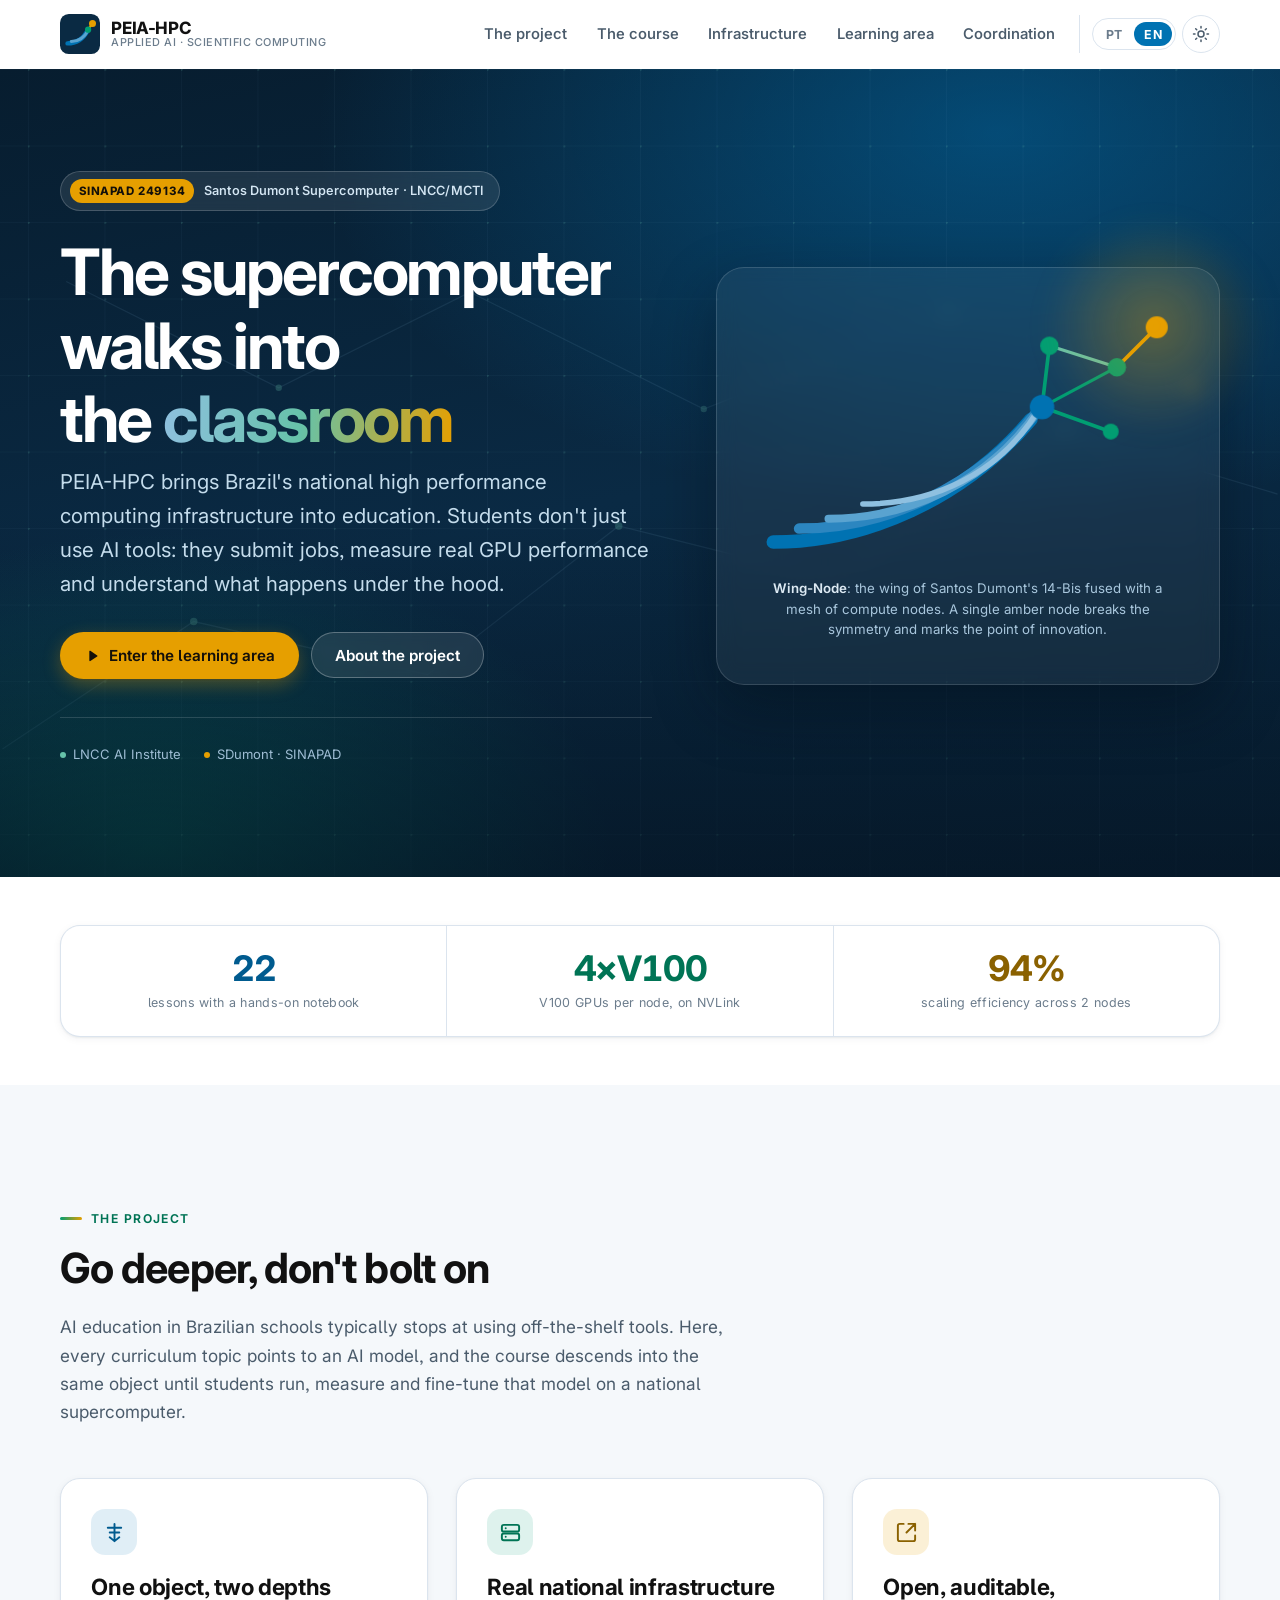
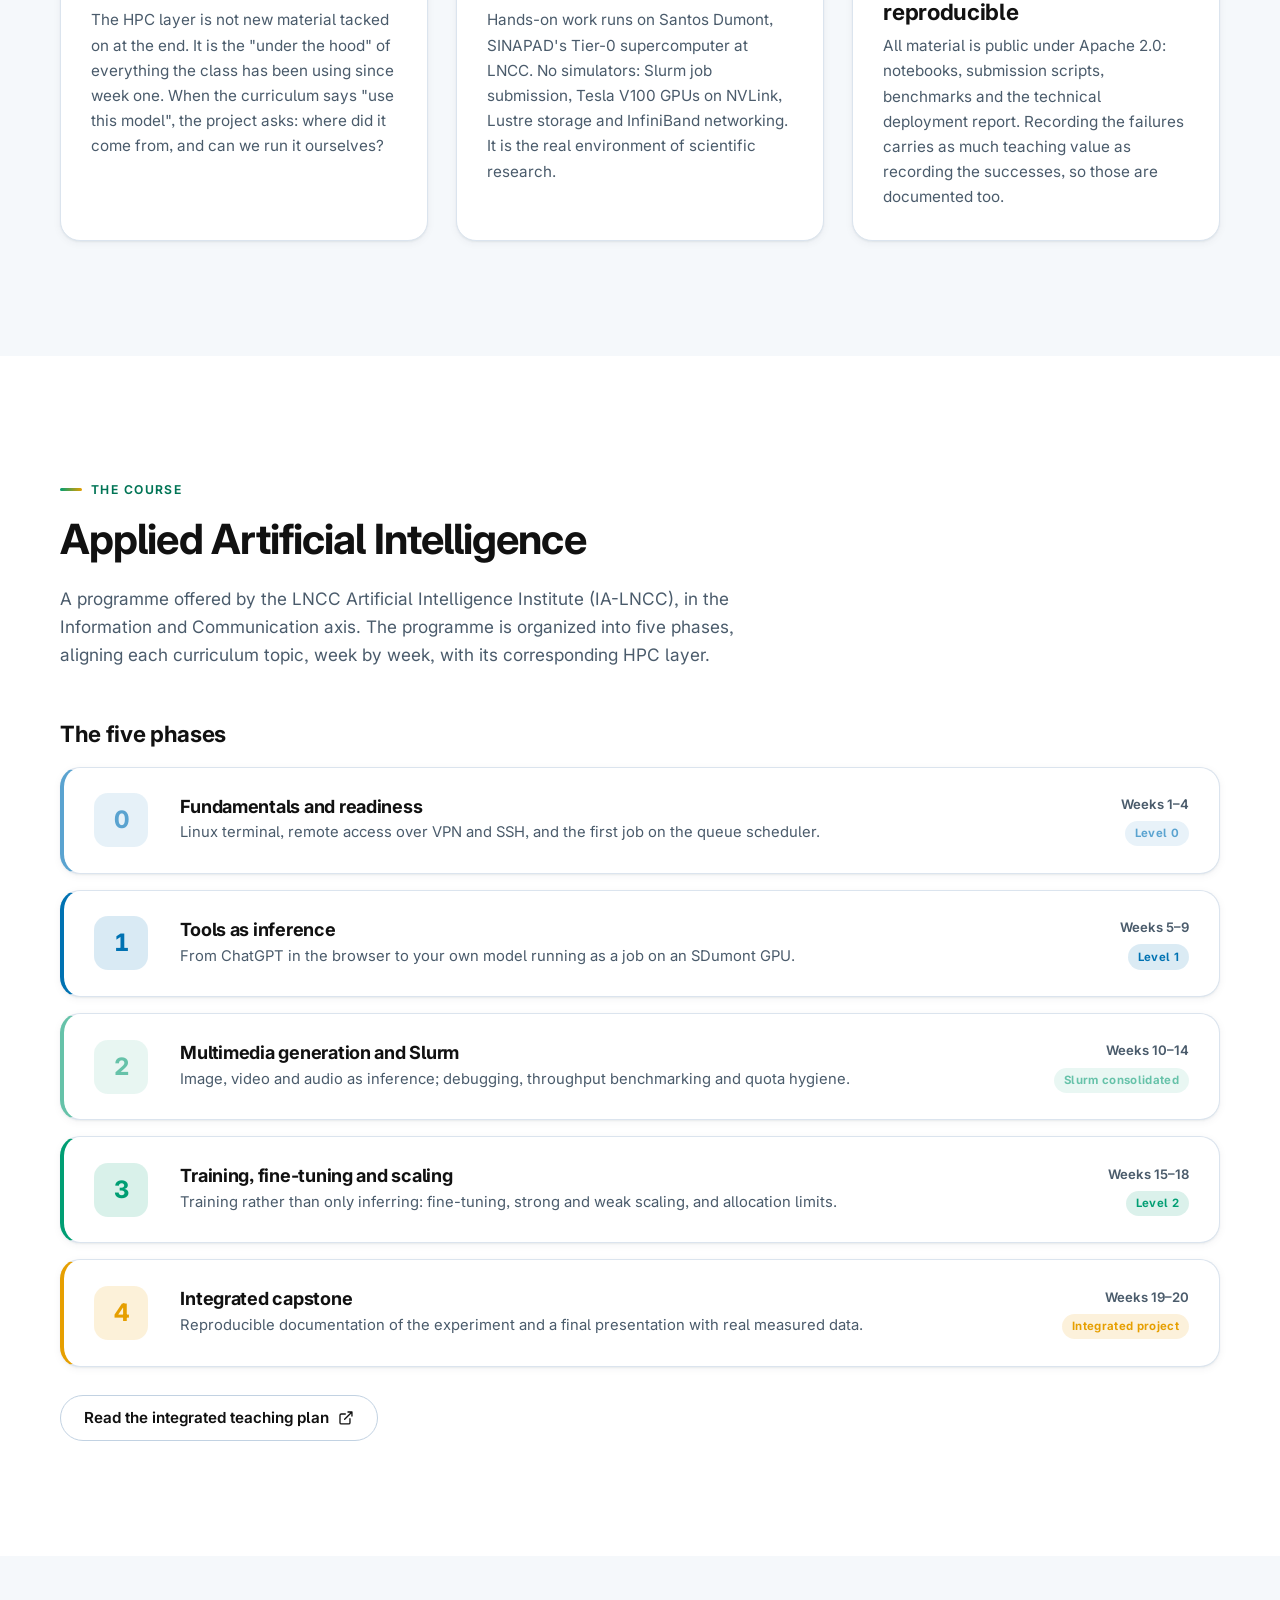
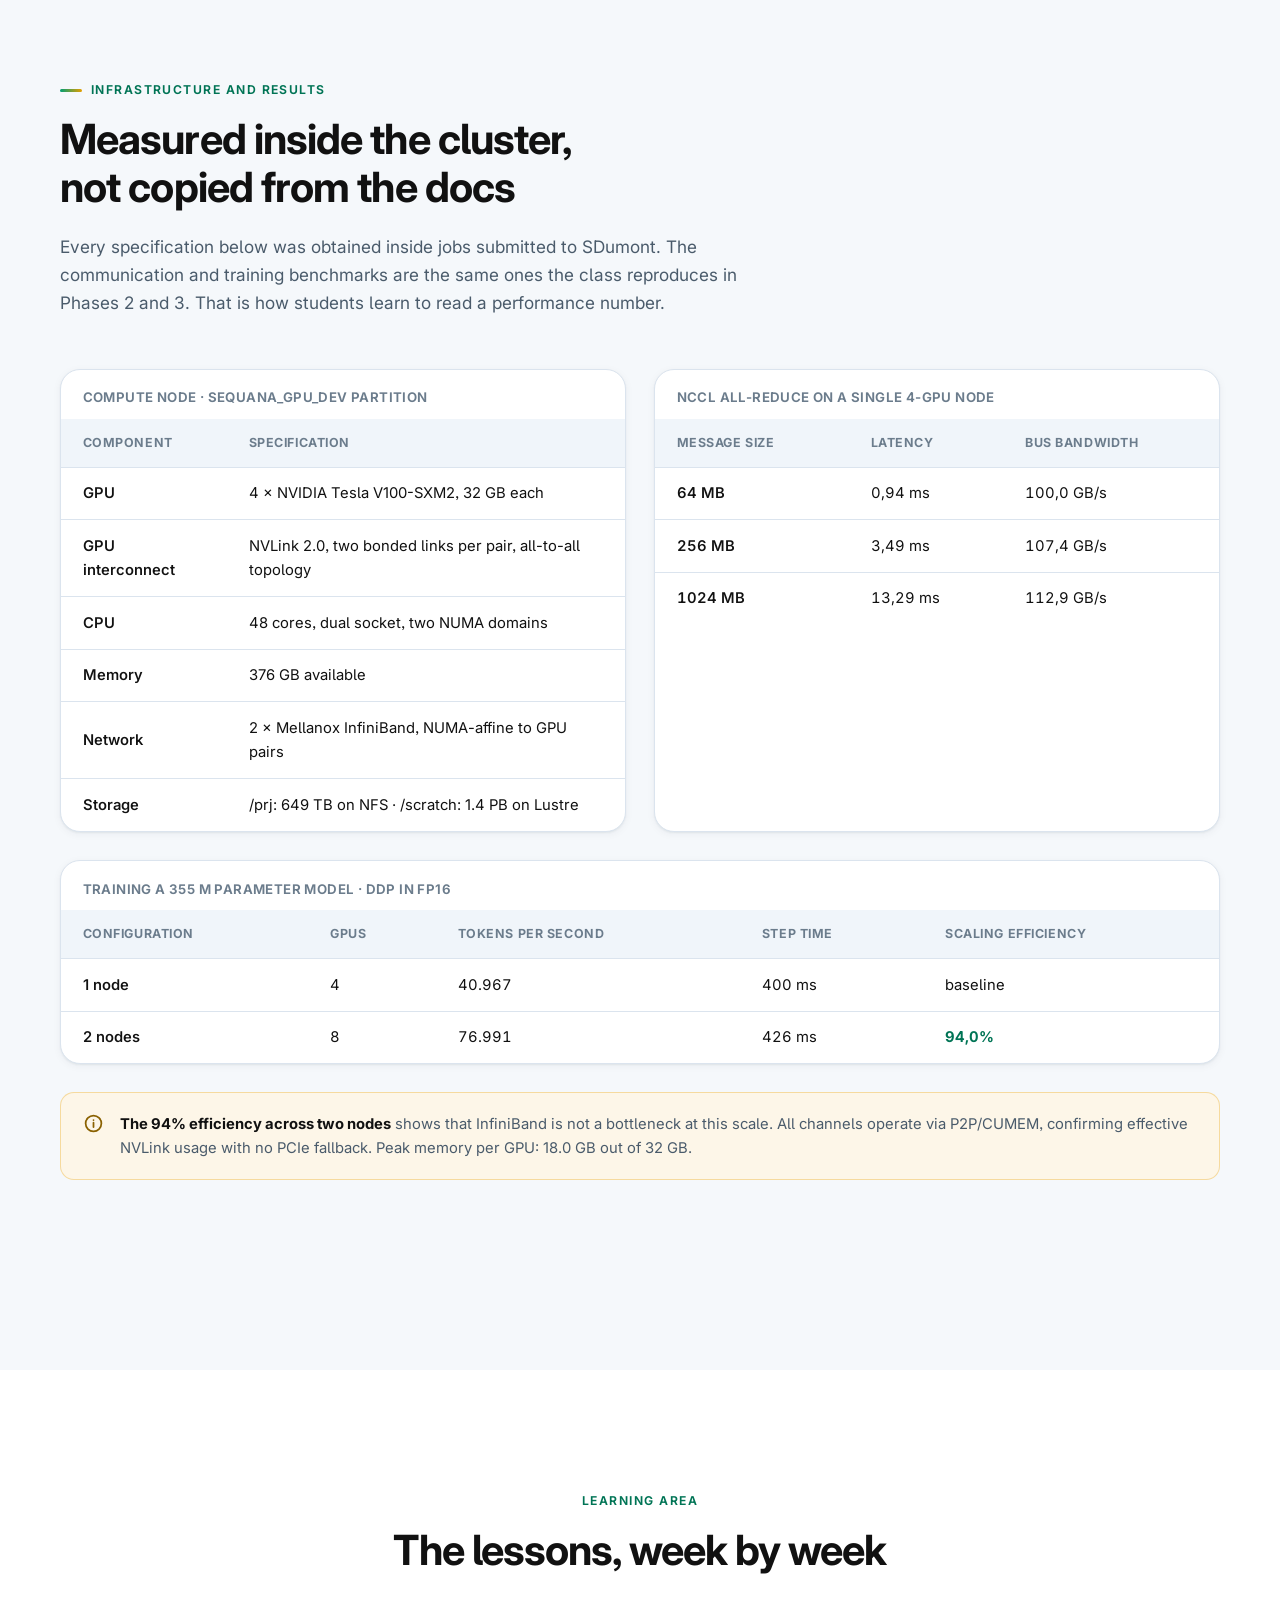
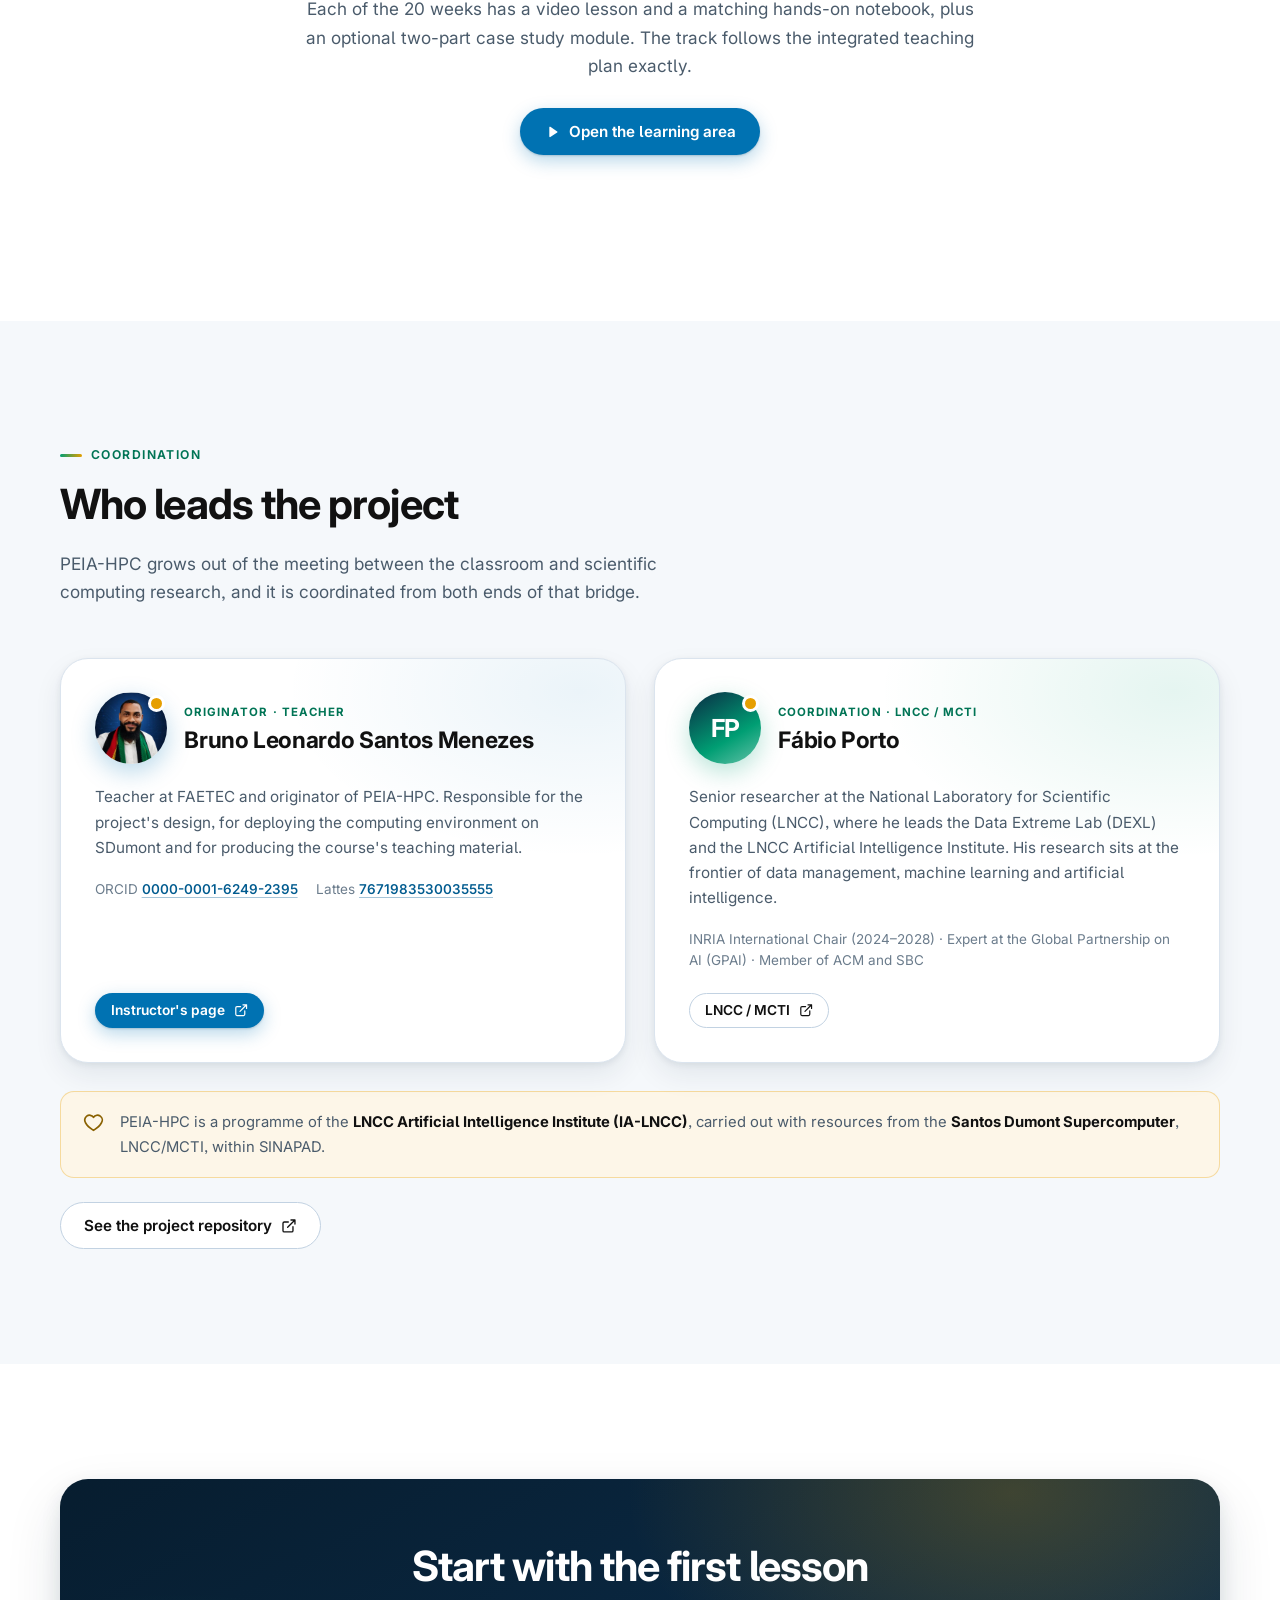
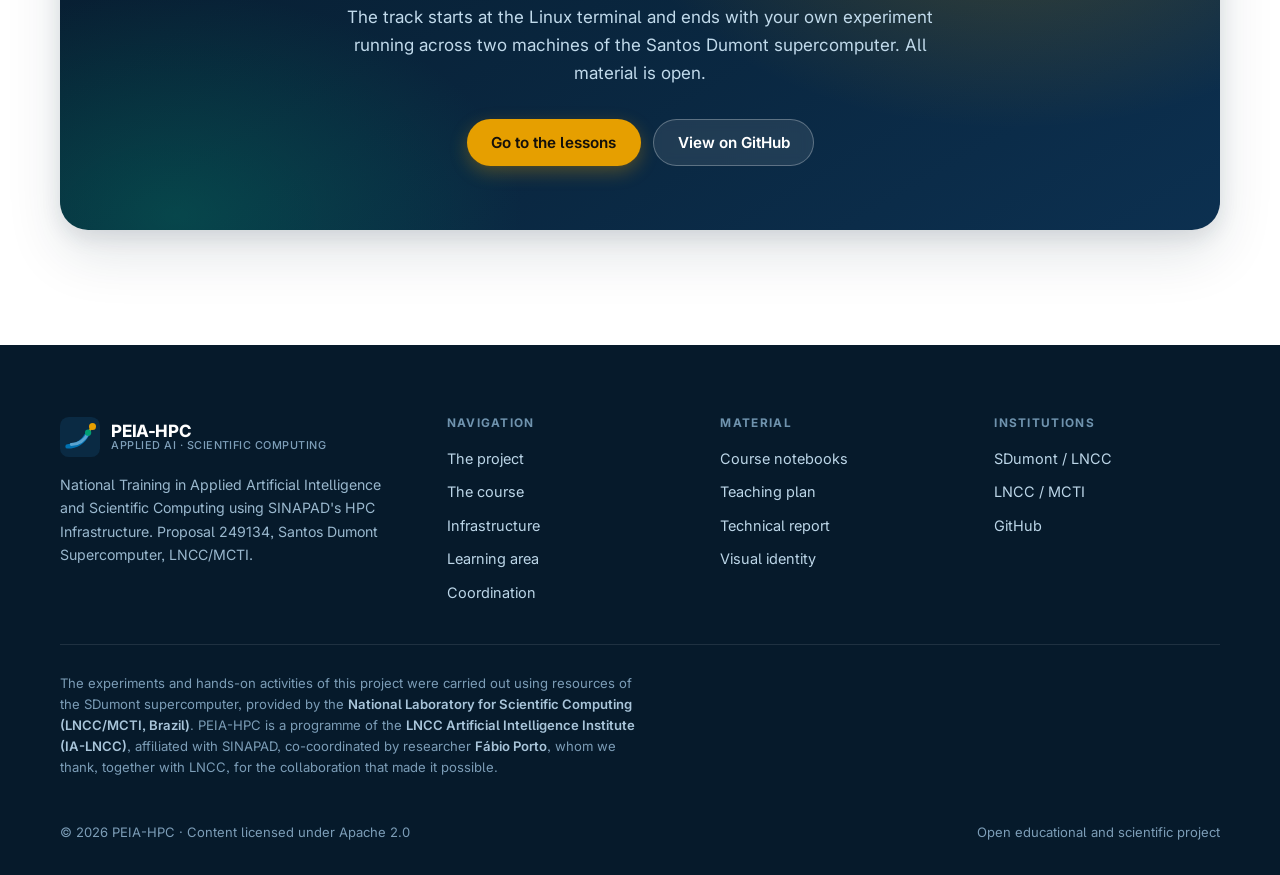
<file: index.html>
<!DOCTYPE html>
<html lang="pt-BR">
<head>
<meta charset="utf-8">
<meta name="viewport" content="width=device-width, initial-scale=1">
<title>PEIA-HPC · Formação em IA aplicada e computação científica</title>
<meta name="description" data-i18n-content="meta.desc.index" content="Formação em Inteligência Artificial Aplicada do Instituto de Inteligência Artificial do LNCC, com prática real no supercomputador Santos Dumont.">
<meta name="author" content="Bruno Leonardo Santos Menezes">
<meta name="theme-color" content="#071d2f">

<link rel="icon" href="assets/img/favicon.svg" type="image/svg+xml">
<link rel="apple-touch-icon" href="assets/img/favicon.svg">
<link rel="canonical" href="https://peiahpc.github.io/">

<meta property="og:type" content="website">
<meta property="og:site_name" content="PEIA-HPC">
<meta property="og:title" content="PEIA-HPC · o supercomputador entra na sala de aula">
<meta property="og:description" content="Formação Nacional em Inteligência Artificial Aplicada e Computação Científica utilizando a infraestrutura HPC do SINAPAD. Formação do Instituto de IA do LNCC · Supercomputador SDumont, LNCC/MCTI.">
<meta property="og:url" content="https://peiahpc.github.io/">
<meta property="og:image" content="https://peiahpc.github.io/assets/img/peia-hpc-logo.svg">
<meta name="twitter:card" content="summary_large_image">

<link rel="preconnect" href="https://fonts.googleapis.com">
<link rel="preconnect" href="https://fonts.gstatic.com" crossorigin>
<link rel="stylesheet" href="https://fonts.googleapis.com/css2?family=Inter:wght@400;500;600;700;750&family=IBM+Plex+Mono:wght@400;500&display=swap">
<link rel="stylesheet" href="assets/css/estilo.css?v=6">
<noscript><style>.revelar{opacity:1;transform:none}</style></noscript>

<script type="application/ld+json">
{
  "@context": "https://schema.org",
  "@type": "Course",
  "name": "Inteligência Artificial Aplicada · PEIA-HPC",
  "description": "Curso de Qualificação Profissional em Inteligência Artificial Aplicada, com camada de Computação de Alto Desempenho executada no Supercomputador Santos Dumont (LNCC/MCTI).",
  "inLanguage": ["pt-BR", "en"],
  "url": "https://peiahpc.github.io/",
  "provider": {
    "@type": "ResearchOrganization",
    "name": "Instituto de Inteligência Artificial do LNCC (IA-LNCC)",
    "url": "https://www.lncc.br"
  },
  "author": [
    {
      "@type": "Person",
      "name": "Bruno Leonardo Santos Menezes",
      "url": "https://brunoleomenezes.github.io/",
      "identifier": "https://orcid.org/0000-0001-6249-2395",
      "affiliation": {
        "@type": "EducationalOrganization",
        "name": "FAETEC"
      }
    },
    {
      "@type": "Person",
      "name": "Fábio Porto",
      "affiliation": {
        "@type": "ResearchOrganization",
        "name": "Laboratório Nacional de Computação Científica (LNCC/MCTI)",
        "url": "https://www.lncc.br"
      }
    }
  ],
  "isAccessibleForFree": true,
  "license": "https://www.apache.org/licenses/LICENSE-2.0"
}
</script>
</head>

<body data-i18n-titulo="meta.titulo.index">

<a class="pular-para-conteudo" href="#conteudo" data-i18n="pular">Pular para o conteúdo</a>

<!-- ====================================================== Cabeçalho ==== -->
<header class="cabecalho" data-cabecalho>
  <div class="envoltorio cabecalho__interno">

    <a class="marca" href="index.html" aria-label="PEIA-HPC">
      <span class="marca__simbolo" aria-hidden="true">
        <svg viewBox="0 0 64 64">
          <rect width="64" height="64" rx="14" fill="#0A2A43"/>
          <g fill="none" stroke-linecap="round">
            <path d="M12 47 C 25 47, 37 40, 44 27" stroke="#0072B2" stroke-width="7"/>
            <path d="M18 44 C 29 44, 39 38, 45 26" stroke="#5AA3D0" stroke-width="4.5"/>
          </g>
          <line x1="45" y1="25" x2="52" y2="15" stroke="#E69F00" stroke-width="3.4" stroke-linecap="round"/>
          <circle cx="45" cy="25" r="5" fill="#009E73"/>
          <circle cx="52" cy="15" r="5.6" fill="#E69F00"/>
        </svg>
      </span>
      <span class="marca__texto">
        <span class="marca__nome">PEIA-HPC</span>
        <span class="marca__descritor" data-i18n="marca.descritor">IA aplicada · Computação científica</span>
      </span>
    </a>

    <button class="botao-icone abrir-menu" type="button" data-abrir-menu aria-expanded="false" aria-controls="navegacao" data-i18n-aria-label="nav.abrirMenu" aria-label="Abrir menu de navegação">
      <svg viewBox="0 0 24 24" fill="none" stroke="currentColor" stroke-width="2" stroke-linecap="round" aria-hidden="true"><path d="M4 7h16M4 12h16M4 17h16"/></svg>
    </button>

    <nav class="nav" id="navegacao" data-nav>
      <a class="nav__link" href="#projeto" data-i18n="nav.projeto">O projeto</a>
      <a class="nav__link" href="#curso" data-i18n="nav.curso">O curso</a>
      <a class="nav__link" href="#infraestrutura" data-i18n="nav.infra">Infraestrutura</a>
      <a class="nav__link" href="ensino.html" data-i18n="nav.ensino">Área de ensino</a>
      <a class="nav__link" href="#professor" data-i18n="nav.professor">Coordenação</a>

      <div class="ferramentas">
        <div class="seletor-idioma" role="group" data-i18n-aria-label="nav.idioma" aria-label="Idioma">
          <button class="seletor-idioma__opcao" type="button" data-idioma="pt" aria-pressed="true">PT</button>
          <button class="seletor-idioma__opcao" type="button" data-idioma="en" aria-pressed="false">EN</button>
        </div>
        <button class="botao-icone" type="button" data-alternar-tema aria-pressed="false" data-i18n-aria-label="nav.tema" aria-label="Alternar tema claro e escuro">
          <svg viewBox="0 0 24 24" fill="none" stroke="currentColor" stroke-width="2" stroke-linecap="round" stroke-linejoin="round" aria-hidden="true">
            <circle cx="12" cy="12" r="4"/>
            <path d="M12 2v2M12 20v2M4.9 4.9l1.4 1.4M17.7 17.7l1.4 1.4M2 12h2M20 12h2M4.9 19.1l1.4-1.4M17.7 6.3l1.4-1.4"/>
          </svg>
        </button>
      </div>
    </nav>

  </div>
</header>

<main id="conteudo">

<!-- ============================================================ Hero ==== -->
<section class="hero">

  <svg class="hero__malha" viewBox="0 0 1440 760" preserveAspectRatio="xMidYMid slice" aria-hidden="true">
    <defs>
      <pattern id="malha-hpc" width="72" height="72" patternUnits="userSpaceOnUse">
        <path d="M72 0H0V72" fill="none" stroke="rgba(143,192,224,0.16)" stroke-width="1"/>
        <circle cx="0" cy="0" r="1.8" fill="rgba(102,194,169,0.4)"/>
      </pattern>
    </defs>
    <rect width="1440" height="760" fill="url(#malha-hpc)"/>
    <g stroke="rgba(143,192,224,0.2)" stroke-width="1.2" fill="none">
      <path d="M120 640 L 300 520 L 520 570 L 700 430 L 900 480 L 1120 340 L 1320 400"/>
      <path d="M180 200 L 380 300 L 560 210 L 780 320 L 1010 230 L 1240 300"/>
    </g>
    <g fill="rgba(102,194,169,0.5)">
      <circle cx="300" cy="520" r="3.5"/><circle cx="700" cy="430" r="3.5"/>
      <circle cx="1120" cy="340" r="3.5"/><circle cx="380" cy="300" r="3"/>
      <circle cx="780" cy="320" r="3"/><circle cx="1010" cy="230" r="3"/>
    </g>
    <circle cx="1240" cy="300" r="5" fill="rgba(230,159,0,0.65)"/>
  </svg>

  <div class="envoltorio hero__grade">

    <div>
      <p class="hero__selo">
        <strong data-i18n="hero.selo.marca">SINAPAD 249134</strong>
        <span data-i18n="hero.selo.texto">Supercomputador Santos Dumont · LNCC/MCTI</span>
      </p>

      <h1 class="hero__titulo" data-i18n-html="hero.titulo">O supercomputador entra na <em>sala de aula</em></h1>

      <p class="hero__subtitulo" data-i18n="hero.sub">O PEIA-HPC leva a infraestrutura nacional de computação de alto desempenho para o ensino. O aluno não só usa ferramentas de IA: submete jobs, mede desempenho real de GPU e entende o que acontece por baixo do capô.</p>

      <div class="grupo-botoes hero__acoes">
        <a class="botao botao--acento" href="ensino.html">
          <svg viewBox="0 0 24 24" fill="currentColor" aria-hidden="true"><path d="M8 5.14v13.72a1 1 0 001.54.84l10.28-6.86a1 1 0 000-1.68L9.54 4.3A1 1 0 008 5.14z"/></svg>
          <span data-i18n="hero.btn.aulas">Entrar na área de ensino</span>
        </a>
        <a class="botao botao--fantasma-claro" href="#projeto" data-i18n="hero.btn.projeto">Conhecer o projeto</a>
      </div>

      <p class="hero__creditos">
        <span data-i18n="hero.cred.1">Instituto de IA do LNCC</span>
        <span data-i18n="hero.cred.2">SDumont · SINAPAD</span>
      </p>
    </div>

    <div class="hero__painel">
      <svg class="hero__simbolo" viewBox="190 95 675 395" role="img" aria-label="Símbolo PEIA-HPC: asa ascendente e grafo de nós">
        <title>PEIA-HPC · símbolo Asa-Nó</title>
        <g fill="none" stroke-linecap="round">
          <path class="asa-traco" d="M210 470 C 360 470, 520 400, 630 270" stroke="#0072B2" stroke-width="22"/>
          <path class="asa-traco" d="M252 448 C 390 448, 540 382, 636 262" stroke="#2C86C0" stroke-width="17"/>
          <path class="asa-traco" d="M300 432 C 430 432, 560 372, 640 258" stroke="#5AA3D0" stroke-width="13"/>
          <path class="asa-traco" d="M356 408 C 470 408, 578 360, 642 255" stroke="#8FC0E0" stroke-width="9"/>
        </g>
        <g fill="none" stroke-linecap="round">
          <line class="grafo-aresta" x1="648" y1="250" x2="660" y2="150" stroke="#009E73" stroke-width="6"/>
          <line class="grafo-aresta" x1="648" y1="250" x2="760" y2="290" stroke="#009E73" stroke-width="6"/>
          <line class="grafo-aresta" x1="648" y1="250" x2="770" y2="185" stroke="#009E73" stroke-width="5"/>
          <line class="grafo-aresta" x1="660" y1="150" x2="770" y2="185" stroke="#66C2A9" stroke-width="5"/>
          <line class="grafo-aresta" x1="770" y1="185" x2="835" y2="120" stroke="#E69F00" stroke-width="6"/>
        </g>
        <g>
          <circle class="grafo-no" cx="648" cy="250" r="20" fill="#0072B2"/>
          <circle class="grafo-no" cx="660" cy="150" r="15" fill="#009E73"/>
          <circle class="grafo-no" cx="770" cy="185" r="15" fill="#009E73"/>
          <circle class="grafo-no" cx="760" cy="290" r="13" fill="#009E73"/>
          <circle class="grafo-no grafo-no--acento" cx="835" cy="120" r="18" fill="#E69F00"/>
        </g>
      </svg>
      <p class="hero__legenda" data-i18n-html="hero.legenda"><strong>Asa-Nó</strong>: a asa do 14-Bis de Santos Dumont fundida a uma malha de nós de computação. Um único nó âmbar quebra a simetria e marca o ponto de inovação.</p>
    </div>

  </div>
</section>

<!-- ==================================================== Indicadores ==== -->
<section class="secao" style="padding-block: clamp(2rem, 4vw, 3rem);">
  <div class="envoltorio">
    <div class="indicadores revelar">
      <div class="indicador">
        <span class="indicador__valor">22</span>
        <span class="indicador__rotulo" data-i18n="ind.3.r">aulas com notebook prático</span>
      </div>
      <div class="indicador">
        <span class="indicador__valor">4×V100</span>
        <span class="indicador__rotulo" data-i18n="ind.4.r">GPUs V100 por nó, em NVLink</span>
      </div>
      <div class="indicador">
        <span class="indicador__valor">94%</span>
        <span class="indicador__rotulo" data-i18n="ind.5.r">eficiência de escala em 2 nós</span>
      </div>
    </div>
  </div>
</section>

<!-- ======================================================= O projeto ==== -->
<section class="secao secao--alt" id="projeto">
  <div class="envoltorio">

    <div class="secao__cabecalho revelar">
      <p class="selo" data-i18n="projeto.selo">O projeto</p>
      <h2 data-i18n="projeto.titulo">Verticalizar, não acrescentar</h2>
      <p class="texto-guia" data-i18n="projeto.texto">A formação em IA no ensino brasileiro costuma parar no uso de ferramentas prontas. Aqui, cada tópico do currículo aponta para um modelo de IA, e o percurso desce em profundidade sobre o mesmo objeto, até o aluno rodar, medir e ajustar esse modelo em um supercomputador nacional.</p>
    </div>

    <div class="grade grade--3">

      <article class="cartao cartao--interativo revelar">
        <div class="cartao__icone" aria-hidden="true">
          <svg viewBox="0 0 24 24" fill="none" stroke="currentColor" stroke-width="2" stroke-linecap="round" stroke-linejoin="round"><path d="M12 3v18M12 21l-5-4M12 21l5-4M5 7h14M7 12h10"/></svg>
        </div>
        <h3 data-i18n="projeto.c1.t">O mesmo objeto, duas profundidades</h3>
        <p data-i18n="projeto.c1.p">A camada de HPC não é matéria nova no fim do curso. É o "por baixo do capô" de tudo que a turma já usa desde a primeira semana.</p>
      </article>

      <article class="cartao cartao--interativo revelar">
        <div class="cartao__icone cartao__icone--teal" aria-hidden="true">
          <svg viewBox="0 0 24 24" fill="none" stroke="currentColor" stroke-width="2" stroke-linecap="round" stroke-linejoin="round"><rect x="3" y="4" width="18" height="7" rx="2"/><rect x="3" y="13" width="18" height="7" rx="2"/><path d="M7 7.5h.01M7 16.5h.01"/></svg>
        </div>
        <h3 data-i18n="projeto.c2.t">Infraestrutura nacional de verdade</h3>
        <p data-i18n="projeto.c2.p">As práticas rodam no Santos Dumont, o supercomputador Tier-0 do SINAPAD, no LNCC. Nada de simulador.</p>
      </article>

      <article class="cartao cartao--interativo revelar">
        <div class="cartao__icone cartao__icone--ambar" aria-hidden="true">
          <svg viewBox="0 0 24 24" fill="none" stroke="currentColor" stroke-width="2" stroke-linecap="round" stroke-linejoin="round"><path d="M9 3H5a2 2 0 00-2 2v14a2 2 0 002 2h14a2 2 0 002-2v-4"/><path d="M14 3h7v7M21 3l-9 9"/></svg>
        </div>
        <h3 data-i18n="projeto.c3.t">Aberto, auditável, reprodutível</h3>
        <p data-i18n="projeto.c3.p">Todo o material é público sob Apache 2.0. O registro dos erros tem valor didático equivalente ao dos acertos.</p>
      </article>

    </div>
  </div>
</section>

<!-- ========================================================= O curso ==== -->
<section class="secao" id="curso">
  <div class="envoltorio">

    <div class="secao__cabecalho revelar">
      <p class="selo" data-i18n="curso.selo">O curso</p>
      <h2 data-i18n="curso.titulo">Inteligência Artificial Aplicada</h2>
      <p class="texto-guia" data-i18n="curso.texto">Formação oferecida pelo Instituto de Inteligência Artificial do LNCC (IA-LNCC), no eixo de Informação e Comunicação. O percurso se organiza em cinco fases, alinhando semana a semana cada tópico do currículo à sua camada de HPC correspondente.</p>
    </div>


    <h3 class="revelar" style="margin-bottom: 1.25rem;" data-i18n="curso.fases.titulo">As cinco fases</h3>

    <div class="fases">

      <article class="fase fase--0 revelar">
        <div class="fase__numero" aria-hidden="true">0</div>
        <div class="fase__corpo">
          <h3 data-i18n="fase.0.t">Fundamentos e prontidão</h3>
          <p data-i18n="fase.0.p">Terminal Linux, acesso remoto por VPN e SSH, e o primeiro job no escalonador de filas.</p>
        </div>
        <div class="fase__meta">
          <span class="fase__semanas" data-i18n="fase.0.s">Semanas 1–4</span>
          <span class="fase__marco" data-i18n="fase.0.m">Nível 0</span>
        </div>
      </article>

      <article class="fase fase--1 revelar">
        <div class="fase__numero" aria-hidden="true">1</div>
        <div class="fase__corpo">
          <h3 data-i18n="fase.1.t">Ferramentas como inferência</h3>
          <p data-i18n="fase.1.p">Do ChatGPT no navegador ao seu próprio modelo rodando como job na GPU do SDumont.</p>
        </div>
        <div class="fase__meta">
          <span class="fase__semanas" data-i18n="fase.1.s">Semanas 5–9</span>
          <span class="fase__marco" data-i18n="fase.1.m">Nível 1</span>
        </div>
      </article>

      <article class="fase fase--2 revelar">
        <div class="fase__numero" aria-hidden="true">2</div>
        <div class="fase__corpo">
          <h3 data-i18n="fase.2.t">Geração multimídia e Slurm</h3>
          <p data-i18n="fase.2.p">Imagem, vídeo e áudio como inferência; depuração, benchmark de throughput e higiene de cota.</p>
        </div>
        <div class="fase__meta">
          <span class="fase__semanas" data-i18n="fase.2.s">Semanas 10–14</span>
          <span class="fase__marco" data-i18n="fase.2.m">Slurm consolidado</span>
        </div>
      </article>

      <article class="fase fase--3 revelar">
        <div class="fase__numero" aria-hidden="true">3</div>
        <div class="fase__corpo">
          <h3 data-i18n="fase.3.t">Treino, ajuste fino e escala</h3>
          <p data-i18n="fase.3.p">Treinar em vez de só inferir: ajuste fino, escala forte e fraca, e os limites da alocação.</p>
        </div>
        <div class="fase__meta">
          <span class="fase__semanas" data-i18n="fase.3.s">Semanas 15–18</span>
          <span class="fase__marco" data-i18n="fase.3.m">Nível 2</span>
        </div>
      </article>

      <article class="fase fase--4 revelar">
        <div class="fase__numero" aria-hidden="true">4</div>
        <div class="fase__corpo">
          <h3 data-i18n="fase.4.t">Culminância integrada</h3>
          <p data-i18n="fase.4.p">Documentação reprodutível do experimento e apresentação do projeto final com dados reais medidos.</p>
        </div>
        <div class="fase__meta">
          <span class="fase__semanas" data-i18n="fase.4.s">Semanas 19–20</span>
          <span class="fase__marco" data-i18n="fase.4.m">Projeto integrado</span>
        </div>
      </article>

    </div>

    <div class="grupo-botoes revelar" style="margin-top: 1.75rem;">
      <a class="botao botao--contorno"
         href="plano.html">
        <span data-i18n="curso.btn.plano">Ler o plano de ensino integrado</span>
        <svg viewBox="0 0 24 24" fill="none" stroke="currentColor" stroke-width="2" stroke-linecap="round" stroke-linejoin="round" aria-hidden="true"><path d="M18 13v6a2 2 0 01-2 2H5a2 2 0 01-2-2V8a2 2 0 012-2h6M15 3h6v6M10 14L21 3"/></svg>
      </a>
    </div>

  </div>
</section>

<!-- ================================================= Infraestrutura ==== -->
<section class="secao secao--alt" id="infraestrutura">
  <div class="envoltorio">

    <div class="secao__cabecalho revelar">
      <p class="selo" data-i18n="infra.selo">Infraestrutura e resultados</p>
      <h2 data-i18n="infra.titulo">Medido dentro do cluster, não copiado da documentação</h2>
      <p class="texto-guia" data-i18n="infra.texto">Toda especificação abaixo foi obtida dentro de jobs submetidos ao SDumont. Os benchmarks de comunicação e de treino são os mesmos que a turma reproduz nas Fases 2 e 3. É assim que o aluno aprende a ler um número de desempenho.</p>
    </div>

    <div class="grade grade--2">

      <div class="tabela-rolagem revelar">
        <table>
          <caption data-i18n="infra.no.cap">Nó de computação · partição sequana_gpu_dev</caption>
          <thead>
            <tr>
              <th scope="col" data-i18n="infra.th.componente">Componente</th>
              <th scope="col" data-i18n="infra.th.especificacao">Especificação</th>
            </tr>
          </thead>
          <tbody>
            <tr><td data-i18n="infra.no.1.r">GPU</td><td data-i18n="infra.no.1.v">4 × NVIDIA Tesla V100-SXM2, 32 GB cada</td></tr>
            <tr><td data-i18n="infra.no.2.r">Interconexão entre GPUs</td><td data-i18n="infra.no.2.v">NVLink 2.0, dois enlaces por par, topologia all-to-all</td></tr>
            <tr><td data-i18n="infra.no.3.r">CPU</td><td data-i18n="infra.no.3.v">48 núcleos, dois sockets, dois domínios NUMA</td></tr>
            <tr><td data-i18n="infra.no.4.r">Memória</td><td data-i18n="infra.no.4.v">376 GB disponíveis</td></tr>
            <tr><td data-i18n="infra.no.5.r">Rede</td><td data-i18n="infra.no.5.v">2 × Mellanox InfiniBand, com afinidade NUMA por par de GPUs</td></tr>
            <tr><td data-i18n="infra.no.6.r">Armazenamento</td><td data-i18n="infra.no.6.v">/prj: 649 TB em NFS · /scratch: 1,4 PB em Lustre</td></tr>
          </tbody>
        </table>
      </div>

      <div class="tabela-rolagem revelar">
        <table>
          <caption data-i18n="infra.nccl.cap">All-reduce NCCL em um nó com 4 GPUs</caption>
          <thead>
            <tr>
              <th scope="col" data-i18n="infra.th.mensagem">Tamanho da mensagem</th>
              <th scope="col" data-i18n="infra.th.latencia">Latência</th>
              <th scope="col" data-i18n="infra.th.banda">Largura de banda de barramento</th>
            </tr>
          </thead>
          <tbody>
            <tr><td class="num">64 MB</td><td class="num">0,94 ms</td><td class="num">100,0 GB/s</td></tr>
            <tr><td class="num">256 MB</td><td class="num">3,49 ms</td><td class="num">107,4 GB/s</td></tr>
            <tr><td class="num">1024 MB</td><td class="num">13,29 ms</td><td class="num">112,9 GB/s</td></tr>
          </tbody>
        </table>
      </div>

    </div>

    <div class="tabela-rolagem revelar" style="margin-top: var(--gap);">
      <table>
        <caption data-i18n="infra.treino.cap">Treino de modelo de 355 M parâmetros · DDP em fp16</caption>
        <thead>
          <tr>
            <th scope="col" data-i18n="infra.th.config">Configuração</th>
            <th scope="col" data-i18n="infra.th.gpus">GPUs</th>
            <th scope="col" data-i18n="infra.th.tokens">Tokens por segundo</th>
            <th scope="col" data-i18n="infra.th.passo">Tempo de passo</th>
            <th scope="col" data-i18n="infra.th.eficiencia">Eficiência de escala</th>
          </tr>
        </thead>
        <tbody>
          <tr>
            <td data-i18n="infra.treino.1.r">1 nó</td>
            <td class="num">4</td><td class="num">40.967</td><td class="num">400 ms</td>
            <td class="num" data-i18n="infra.treino.1.e">referência</td>
          </tr>
          <tr>
            <td data-i18n="infra.treino.2.r">2 nós</td>
            <td class="num">8</td><td class="num">76.991</td><td class="num">426 ms</td>
            <td class="num destaque-valor">94,0%</td>
          </tr>
        </tbody>
      </table>
    </div>

    <div class="nota revelar" style="margin-top: var(--gap);">
      <svg viewBox="0 0 24 24" fill="none" stroke="currentColor" stroke-width="2" stroke-linecap="round" stroke-linejoin="round" aria-hidden="true"><circle cx="12" cy="12" r="9"/><path d="M12 16v-5M12 8h.01"/></svg>
      <p data-i18n-html="infra.nota"><strong>A eficiência de 94% em dois nós</strong> demonstra que a InfiniBand não constitui gargalo nessa escala.</p>
    </div>

    <div class="grupo-botoes revelar" style="margin-top: 1.75rem;">
      <a class="botao botao--contorno"
         href="relatorio.html">
        <span data-i18n="infra.btn.relatorio">Ler o relatório técnico completo</span>
        <svg viewBox="0 0 24 24" fill="none" stroke="currentColor" stroke-width="2" stroke-linecap="round" stroke-linejoin="round" aria-hidden="true"><path d="M18 13v6a2 2 0 01-2 2H5a2 2 0 01-2-2V8a2 2 0 012-2h6M15 3h6v6M10 14L21 3"/></svg>
      </a>
    </div>

  </div>
</section>

<!-- ============================================ Chamada área de ensino == -->
<section class="secao" id="ensino">
  <div class="envoltorio">
    <div class="secao__cabecalho secao__cabecalho--centro revelar">
      <p class="selo" data-i18n="teaser.selo">Área de ensino</p>
      <h2 data-i18n="teaser.titulo">As aulas, semana a semana</h2>
      <p class="texto-guia texto-guia--centro" data-i18n="teaser.texto">Cada uma das 20 semanas tem uma aula em vídeo e um notebook prático correspondente, além do módulo opcional de estudo de caso em duas partes. A trilha segue exatamente o plano de ensino integrado.</p>
      <div class="grupo-botoes" style="justify-content: center; margin-top: 1.75rem;">
        <a class="botao botao--primario" href="ensino.html">
          <svg viewBox="0 0 24 24" fill="currentColor" aria-hidden="true"><path d="M8 5.14v13.72a1 1 0 001.54.84l10.28-6.86a1 1 0 000-1.68L9.54 4.3A1 1 0 008 5.14z"/></svg>
          <span data-i18n="teaser.btn">Abrir a área de ensino</span>
        </a>
      </div>
    </div>
  </div>
</section>

<!-- ===================================================== Coordenação ==== -->
<section class="secao secao--alt" id="professor">
  <div class="envoltorio">

    <div class="secao__cabecalho revelar">
      <p class="selo" data-i18n="coord.selo">Coordenação</p>
      <h2 data-i18n="coord.titulo">Quem conduz o projeto</h2>
      <p class="texto-guia" data-i18n="coord.texto">O PEIA-HPC nasce do encontro entre a sala de aula do ensino e a pesquisa em computação científica, e é coordenado pelas duas pontas dessa ponte.</p>
    </div>

    <div class="coordenacao">

      <article class="coordenador revelar">
        <header class="coordenador__topo">
          <div class="coordenador__retrato coordenador__retrato--foto" aria-hidden="true">
              <img src="assets/img/bruno-menezes.jpg" alt="" width="72" height="72" loading="lazy" decoding="async">
            </div>
          <div>
            <p class="coordenador__papel" data-i18n="coord.b.papel">Idealizador · Professor</p>
            <h3 class="coordenador__nome" data-i18n="coord.b.nome">Bruno Leonardo Santos Menezes</h3>
          </div>
        </header>

        <p class="coordenador__bio" data-i18n="coord.b.bio">Professor da FAETEC e idealizador do PEIA-HPC. Responsável pela concepção do projeto, pela implantação do ambiente computacional no SDumont e pela produção do material didático do curso.</p>

        <p class="coordenador__ids">
          <span>ORCID <a href="https://orcid.org/0000-0001-6249-2395" target="_blank" rel="noopener noreferrer">0000-0001-6249-2395</a></span>
          <span>Lattes <a href="http://lattes.cnpq.br/7671983530035555" target="_blank" rel="noopener noreferrer">7671983530035555</a></span>
        </p>

        <div class="grupo-botoes">
          <a class="botao botao--primario botao--pequeno" href="https://brunoleomenezes.github.io/" target="_blank" rel="noopener noreferrer">
            <span data-i18n="coord.b.btn">Página do professor</span>
            <svg viewBox="0 0 24 24" fill="none" stroke="currentColor" stroke-width="2" stroke-linecap="round" stroke-linejoin="round" aria-hidden="true"><path d="M18 13v6a2 2 0 01-2 2H5a2 2 0 01-2-2V8a2 2 0 012-2h6M15 3h6v6M10 14L21 3"/></svg>
            </a>
        </div>
      </article>

      <article class="coordenador coordenador--lncc revelar">
        <header class="coordenador__topo">
          <div class="coordenador__retrato" aria-hidden="true">FP</div>
          <div>
            <p class="coordenador__papel" data-i18n="coord.f.papel">Coordenação · LNCC / MCTI</p>
            <h3 class="coordenador__nome" data-i18n="coord.f.nome">Fábio Porto</h3>
          </div>
        </header>

        <p class="coordenador__bio" data-i18n="coord.f.bio">Pesquisador sênior do Laboratório Nacional de Computação Científica (LNCC), onde coordena o Data Extreme Lab (DEXL) e o Instituto de Inteligência Artificial do LNCC. Pesquisa na fronteira entre gerenciamento de dados, aprendizado de máquina e inteligência artificial.</p>

        <p class="coordenador__ids coordenador__ids--linha" data-i18n="coord.f.detalhe">Cátedra Internacional do INRIA (2024–2028) · Especialista do Global Partnership on AI (GPAI) · Membro da ACM e da SBC</p>

        <div class="grupo-botoes">
          <a class="botao botao--contorno botao--pequeno" href="https://www.lncc.br" target="_blank" rel="noopener noreferrer">
            <span>LNCC / MCTI</span>
            <svg viewBox="0 0 24 24" fill="none" stroke="currentColor" stroke-width="2" stroke-linecap="round" stroke-linejoin="round" aria-hidden="true"><path d="M18 13v6a2 2 0 01-2 2H5a2 2 0 01-2-2V8a2 2 0 012-2h6M15 3h6v6M10 14L21 3"/></svg>
            <span class="oculto-visual" data-i18n="nav.novaAba">abre em nova aba</span>
          </a>
        </div>
      </article>

    </div>

    <div class="nota revelar" style="margin-top: var(--gap);">
      <svg viewBox="0 0 24 24" fill="none" stroke="currentColor" stroke-width="2" stroke-linecap="round" stroke-linejoin="round" aria-hidden="true"><path d="M12 21s-7-4.35-9-8.5A5.5 5.5 0 0112 6a5.5 5.5 0 019 6.5C19 16.65 12 21 12 21z"/></svg>
      <p data-i18n-html="apoio.nota">O PEIA-HPC é uma formação do <strong>Instituto de Inteligência Artificial do LNCC (IA-LNCC)</strong>.</p>
    </div>

    <div class="grupo-botoes revelar" style="margin-top: 1.5rem;">
      <a class="botao botao--contorno" href="https://github.com/brunoleomenezes/peia-hpc" target="_blank" rel="noopener noreferrer">
        <span data-i18n="coord.btn.repo">Ver o repositório do projeto</span>
        <svg viewBox="0 0 24 24" fill="none" stroke="currentColor" stroke-width="2" stroke-linecap="round" stroke-linejoin="round" aria-hidden="true"><path d="M18 13v6a2 2 0 01-2 2H5a2 2 0 01-2-2V8a2 2 0 012-2h6M15 3h6v6M10 14L21 3"/></svg>
        <span class="oculto-visual" data-i18n="nav.novaAba">abre em nova aba</span>
      </a>
    </div>

  </div>
</section>

<!-- ==================================================== Chamada final ==== -->
<section class="secao">
  <div class="envoltorio">
    <div class="chamada revelar">
      <h2 data-i18n="cta.titulo">Comece pela primeira aula</h2>
      <p data-i18n="cta.texto">A trilha começa no terminal Linux e termina com o seu próprio experimento rodando em duas máquinas do supercomputador Santos Dumont. Todo o material é aberto.</p>
      <div class="grupo-botoes">
        <a class="botao botao--acento" href="ensino.html" data-i18n="cta.btn1">Ir para as aulas</a>
        <a class="botao botao--fantasma-claro" href="https://github.com/brunoleomenezes/peia-hpc" target="_blank" rel="noopener noreferrer" data-i18n="cta.btn2">Ver no GitHub</a>
      </div>
    </div>
  </div>
</section>

</main>

<!-- ========================================================== Rodapé ==== -->
<footer class="rodape">
  <div class="envoltorio">

    <div class="rodape__grade">

      <div>
        <a class="rodape__marca" href="index.html" aria-label="PEIA-HPC">
          <span class="marca__simbolo" aria-hidden="true">
            <svg viewBox="0 0 64 64">
              <rect width="64" height="64" rx="14" fill="#0A2A43"/>
              <g fill="none" stroke-linecap="round">
                <path d="M12 47 C 25 47, 37 40, 44 27" stroke="#0072B2" stroke-width="7"/>
                <path d="M18 44 C 29 44, 39 38, 45 26" stroke="#5AA3D0" stroke-width="4.5"/>
              </g>
              <line x1="45" y1="25" x2="52" y2="15" stroke="#E69F00" stroke-width="3.4" stroke-linecap="round"/>
              <circle cx="45" cy="25" r="5" fill="#009E73"/>
              <circle cx="52" cy="15" r="5.6" fill="#E69F00"/>
            </svg>
          </span>
          <span class="marca__texto">
            <span class="marca__nome">PEIA-HPC</span>
            <span class="marca__descritor" data-i18n="marca.descritor">IA aplicada · Computação científica</span>
          </span>
        </a>
        <p class="rodape__sobre" data-i18n="rodape.sobre">Formação Nacional em Inteligência Artificial Aplicada e Computação Científica utilizando Infraestrutura HPC do SINAPAD. Proposta 249134, Supercomputador Santos Dumont, LNCC/MCTI.</p>
      </div>

      <div>
        <h3 data-i18n="rodape.col1">Navegação</h3>
        <ul>
          <li><a href="#projeto" data-i18n="nav.projeto">O projeto</a></li>
          <li><a href="#curso" data-i18n="nav.curso">O curso</a></li>
          <li><a href="#infraestrutura" data-i18n="nav.infra">Infraestrutura</a></li>
          <li><a href="ensino.html" data-i18n="nav.ensino">Área de ensino</a></li>
          <li><a href="https://brunoleomenezes.github.io/" target="_blank" rel="noopener noreferrer" data-i18n="nav.professor">Coordenação</a></li>
        </ul>
      </div>

      <div>
        <h3 data-i18n="rodape.col2">Material</h3>
        <ul>
          <li><a data-href-pt="https://github.com/brunoleomenezes/peia-hpc/blob/main/notebooks/README.md" data-href-en="https://github.com/brunoleomenezes/peia-hpc/blob/main/notebooks/en/README.md" href="https://github.com/brunoleomenezes/peia-hpc/blob/main/notebooks/README.md" target="_blank" rel="noopener noreferrer" data-i18n="rodape.link.notebooks">Notebooks das aulas</a></li>
          <li><a href="plano.html" data-i18n="rodape.link.plano">Plano de ensino</a></li>
          <li><a href="relatorio.html" data-i18n="rodape.link.relatorio">Relatório técnico</a></li>
          <li><a href="identidade.html" data-i18n="rodape.link.identidade">Identidade visual</a></li>
        </ul>
      </div>

      <div>
        <h3 data-i18n="rodape.col3">Instituições</h3>
        <ul>
          <li><a href="https://sdumont.lncc.br" target="_blank" rel="noopener noreferrer">SDumont / LNCC</a></li>
          <li><a href="https://www.lncc.br" target="_blank" rel="noopener noreferrer">LNCC / MCTI</a></li>
          <li><a href="https://github.com/brunoleomenezes/peia-hpc" target="_blank" rel="noopener noreferrer">GitHub</a></li>
        </ul>
      </div>

    </div>

    <p class="rodape__agradecimento" data-i18n-html="rodape.agradecimento">Os experimentos e as atividades práticas deste projeto foram realizados com recursos do Supercomputador SDumont, do <strong>Laboratório Nacional de Computação Científica (LNCC/MCTI)</strong>.</p>

    <div class="rodape__base">
      <span>© 2026 PEIA-HPC · <span data-i18n="rodape.licenca">Conteúdo licenciado sob Apache 2.0</span></span>
      <span data-i18n="rodape.direitos">Projeto educacional e científico aberto</span>
    </div>

  </div>
</footer>

<script src="assets/js/i18n.js?v=6"></script>
<script src="assets/js/site.js?v=6"></script>
</body>
</html>
</file>
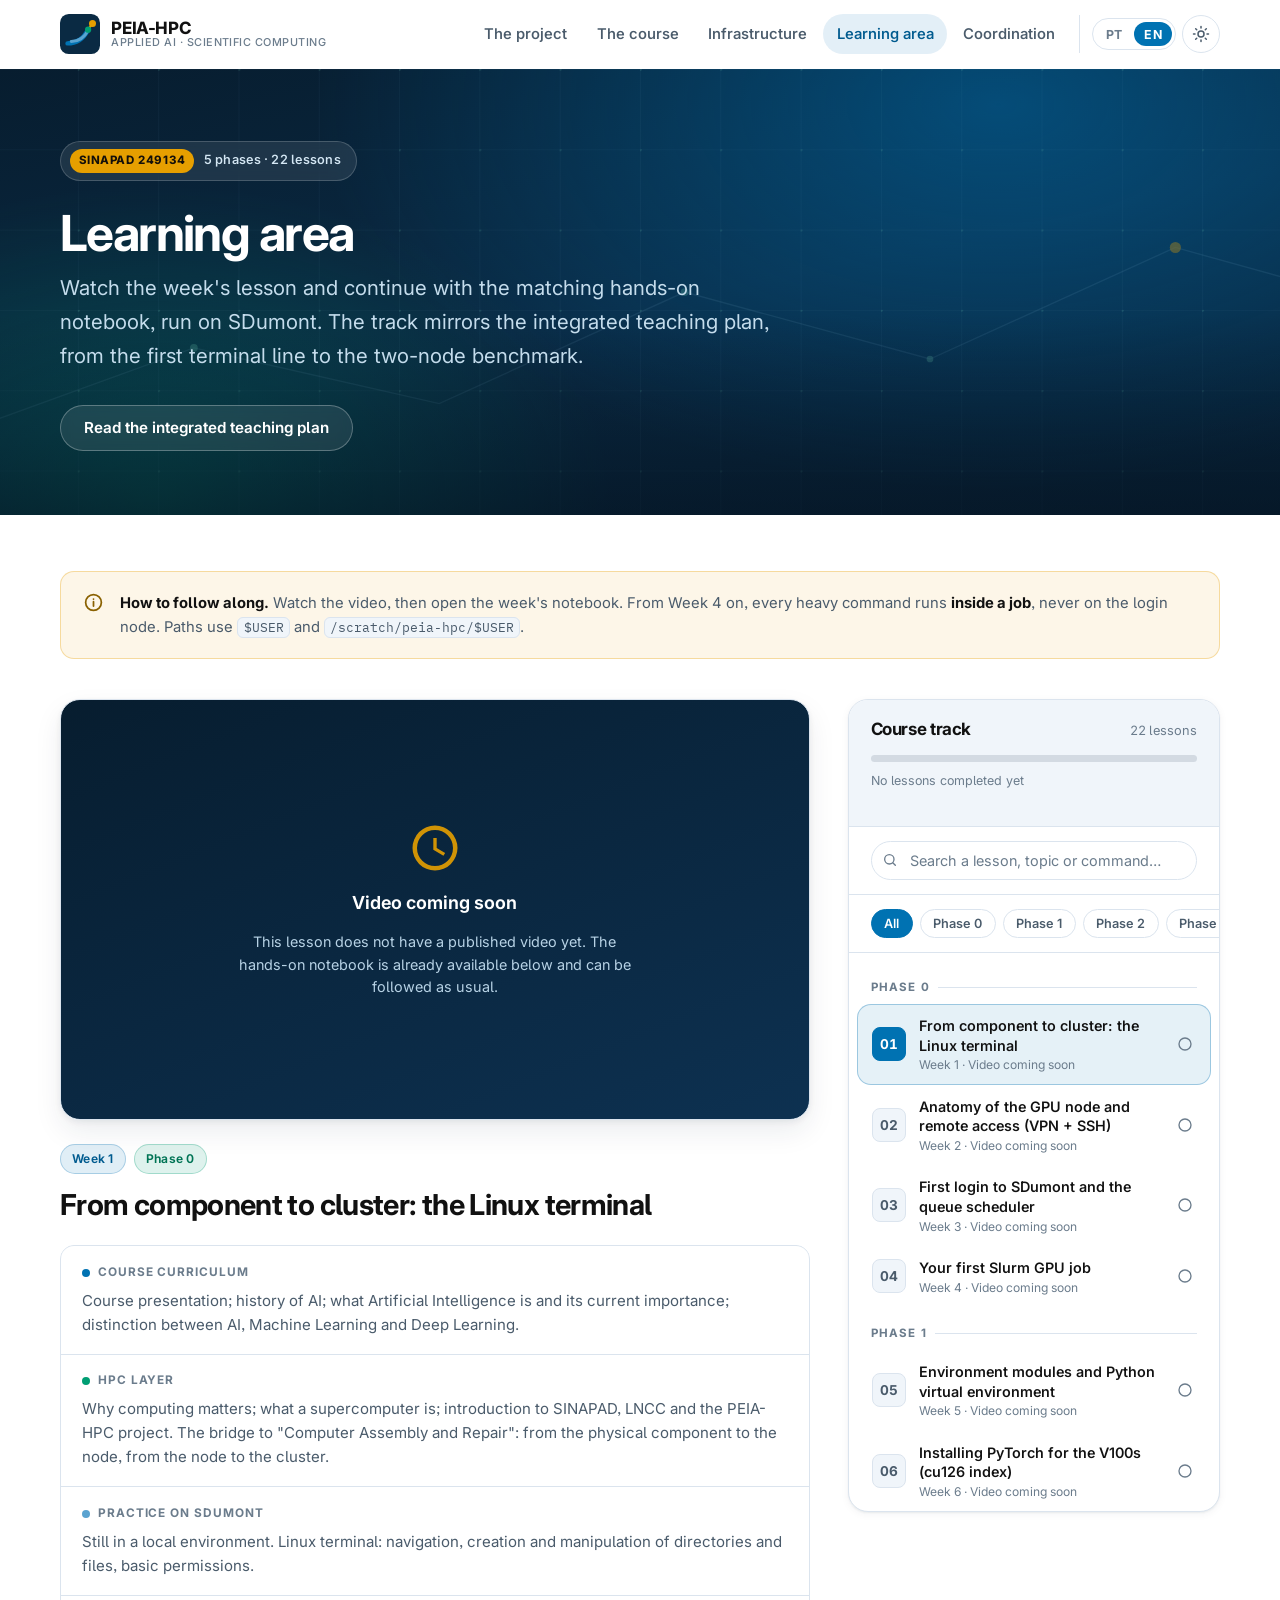
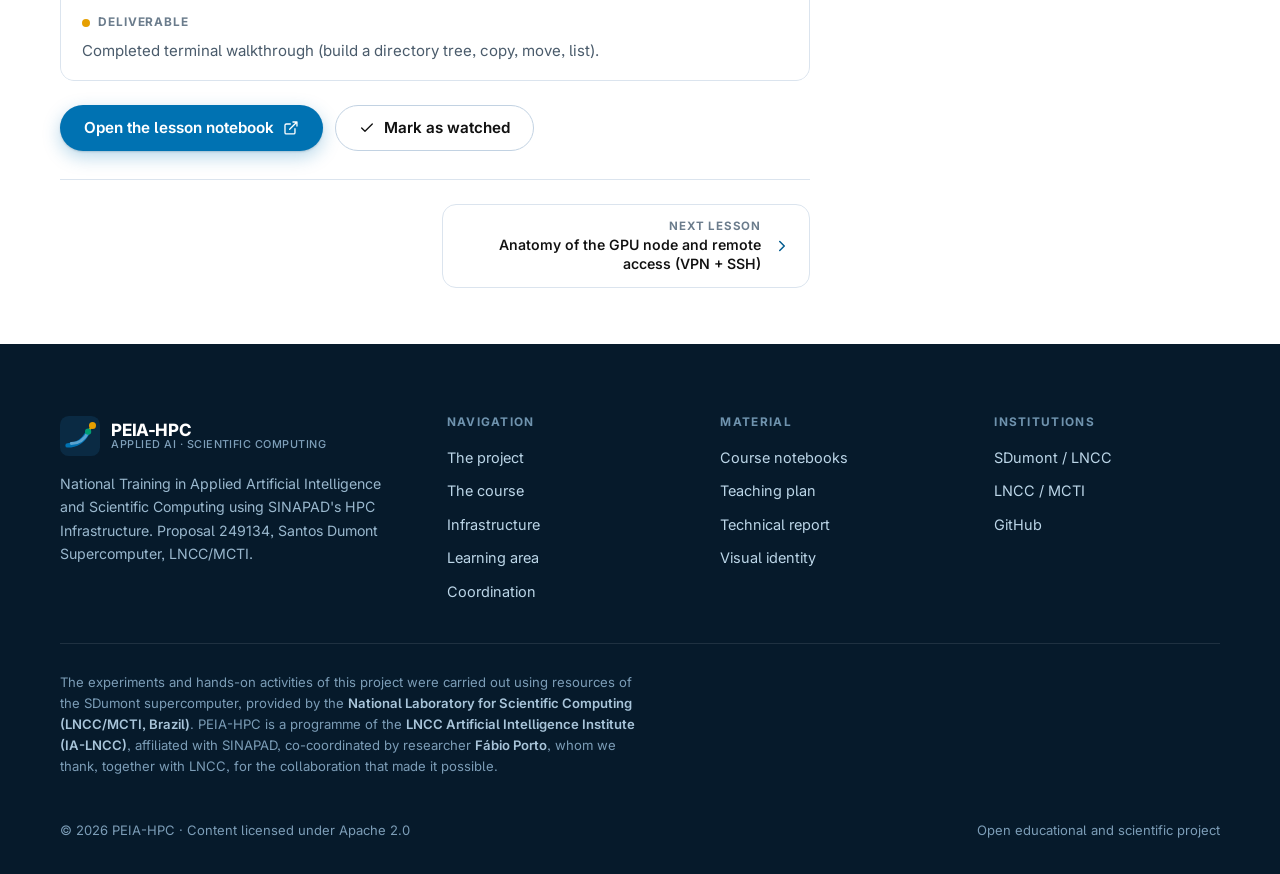
<file: ensino.html>
<!DOCTYPE html>
<html lang="pt-BR">
<head>
<meta charset="utf-8">
<meta name="viewport" content="width=device-width, initial-scale=1">
<title>Área de ensino · PEIA-HPC</title>
<meta name="description" data-i18n-content="meta.desc.ensino" content="Aulas em vídeo do curso de Inteligência Artificial Aplicada do PEIA-HPC: 20 semanas em cinco fases, com notebooks práticos executados no supercomputador SDumont.">
<meta name="author" content="Bruno Leonardo Santos Menezes">
<meta name="theme-color" content="#071d2f">

<link rel="icon" href="assets/img/favicon.svg" type="image/svg+xml">
<link rel="apple-touch-icon" href="assets/img/favicon.svg">
<link rel="canonical" href="https://peiahpc.github.io/ensino.html">

<meta property="og:type" content="website">
<meta property="og:site_name" content="PEIA-HPC">
<meta property="og:title" content="Área de ensino · PEIA-HPC">
<meta property="og:description" content="Cinco fases, com aula em vídeo e notebook prático executado no supercomputador Santos Dumont.">
<meta property="og:url" content="https://peiahpc.github.io/ensino.html">
<meta property="og:image" content="https://peiahpc.github.io/assets/img/peia-hpc-logo.svg">
<meta name="twitter:card" content="summary_large_image">

<link rel="preconnect" href="https://fonts.googleapis.com">
<link rel="preconnect" href="https://fonts.gstatic.com" crossorigin>
<link rel="stylesheet" href="https://fonts.googleapis.com/css2?family=Inter:wght@400;500;600;700;750&family=IBM+Plex+Mono:wght@400;500&display=swap">
<link rel="stylesheet" href="assets/css/estilo.css?v=6">
<noscript><style>.revelar{opacity:1;transform:none}</style></noscript>
</head>

<body data-i18n-titulo="meta.titulo.ensino">

<a class="pular-para-conteudo" href="#conteudo" data-i18n="pular">Pular para o conteúdo</a>

<!-- ====================================================== Cabeçalho ==== -->
<header class="cabecalho" data-cabecalho>
  <div class="envoltorio cabecalho__interno">

    <a class="marca" href="index.html" aria-label="PEIA-HPC">
      <span class="marca__simbolo" aria-hidden="true">
        <svg viewBox="0 0 64 64">
          <rect width="64" height="64" rx="14" fill="#0A2A43"/>
          <g fill="none" stroke-linecap="round">
            <path d="M12 47 C 25 47, 37 40, 44 27" stroke="#0072B2" stroke-width="7"/>
            <path d="M18 44 C 29 44, 39 38, 45 26" stroke="#5AA3D0" stroke-width="4.5"/>
          </g>
          <line x1="45" y1="25" x2="52" y2="15" stroke="#E69F00" stroke-width="3.4" stroke-linecap="round"/>
          <circle cx="45" cy="25" r="5" fill="#009E73"/>
          <circle cx="52" cy="15" r="5.6" fill="#E69F00"/>
        </svg>
      </span>
      <span class="marca__texto">
        <span class="marca__nome">PEIA-HPC</span>
        <span class="marca__descritor" data-i18n="marca.descritor">IA aplicada · Computação científica</span>
      </span>
    </a>

    <button class="botao-icone abrir-menu" type="button" data-abrir-menu aria-expanded="false" aria-controls="navegacao" data-i18n-aria-label="nav.abrirMenu" aria-label="Abrir menu de navegação">
      <svg viewBox="0 0 24 24" fill="none" stroke="currentColor" stroke-width="2" stroke-linecap="round" aria-hidden="true"><path d="M4 7h16M4 12h16M4 17h16"/></svg>
    </button>

    <nav class="nav" id="navegacao" data-nav>
      <a class="nav__link" href="index.html#projeto" data-i18n="nav.projeto">O projeto</a>
      <a class="nav__link" href="index.html#curso" data-i18n="nav.curso">O curso</a>
      <a class="nav__link" href="index.html#infraestrutura" data-i18n="nav.infra">Infraestrutura</a>
      <a class="nav__link" href="ensino.html" aria-current="page" data-i18n="nav.ensino">Área de ensino</a>
      <a class="nav__link" href="index.html#professor" data-i18n="nav.professor">Coordenação</a>

      <div class="ferramentas">
        <div class="seletor-idioma" role="group" data-i18n-aria-label="nav.idioma" aria-label="Idioma">
          <button class="seletor-idioma__opcao" type="button" data-idioma="pt" aria-pressed="true">PT</button>
          <button class="seletor-idioma__opcao" type="button" data-idioma="en" aria-pressed="false">EN</button>
        </div>
        <button class="botao-icone" type="button" data-alternar-tema aria-pressed="false" data-i18n-aria-label="nav.tema" aria-label="Alternar tema claro e escuro">
          <svg viewBox="0 0 24 24" fill="none" stroke="currentColor" stroke-width="2" stroke-linecap="round" stroke-linejoin="round" aria-hidden="true">
            <circle cx="12" cy="12" r="4"/>
            <path d="M12 2v2M12 20v2M4.9 4.9l1.4 1.4M17.7 17.7l1.4 1.4M2 12h2M20 12h2M4.9 19.1l1.4-1.4M17.7 6.3l1.4-1.4"/>
          </svg>
        </button>
      </div>
    </nav>

  </div>
</header>

<main id="conteudo">

<!-- =================================================== Hero compacto ==== -->
<section class="hero hero--compacto">

  <svg class="hero__malha" viewBox="0 0 1440 400" preserveAspectRatio="xMidYMid slice" aria-hidden="true">
    <defs>
      <pattern id="malha-ensino" width="72" height="72" patternUnits="userSpaceOnUse">
        <path d="M72 0H0V72" fill="none" stroke="rgba(143,192,224,0.16)" stroke-width="1"/>
        <circle cx="0" cy="0" r="1.8" fill="rgba(102,194,169,0.4)"/>
      </pattern>
    </defs>
    <rect width="1440" height="400" fill="url(#malha-ensino)"/>
    <g stroke="rgba(143,192,224,0.2)" stroke-width="1.2" fill="none">
      <path d="M100 330 L 320 250 L 540 300 L 760 200 L 980 260 L 1200 160 L 1380 210"/>
    </g>
    <g fill="rgba(102,194,169,0.5)">
      <circle cx="320" cy="250" r="3.5"/><circle cx="760" cy="200" r="3.5"/><circle cx="980" cy="260" r="3"/>
    </g>
    <circle cx="1200" cy="160" r="5" fill="rgba(230,159,0,0.65)"/>
  </svg>

  <div class="envoltorio">
    <p class="hero__selo">
      <strong data-i18n="hero.selo.marca">SINAPAD 249134</strong>
      <span data-i18n="ens.hero.selo">5 fases · 22 aulas</span>
    </p>
    <h1 class="hero__titulo" data-i18n="ens.hero.titulo">Área de ensino</h1>
    <p class="hero__subtitulo" data-i18n="ens.hero.sub">Assista à aula da semana e siga com o notebook prático correspondente, executado no SDumont. A trilha reproduz o plano de ensino integrado, da primeira linha de terminal ao benchmark em dois nós.</p>

    <div class="grupo-botoes">
      <a class="botao botao--acento" href="#" data-playlist target="_blank" rel="noopener noreferrer" hidden>
        <svg viewBox="0 0 24 24" fill="currentColor" aria-hidden="true"><path d="M8 5.14v13.72a1 1 0 001.54.84l10.28-6.86a1 1 0 000-1.68L9.54 4.3A1 1 0 008 5.14z"/></svg>
        <span data-i18n="ens.playlist.btn">Ver playlist completa</span>
      </a>
      <a class="botao botao--fantasma-claro"
         href="plano.html" data-i18n="curso.btn.plano">Ler o plano de ensino integrado</a>
    </div>
  </div>
</section>

<!-- ======================================================== Conteúdo ==== -->
<section class="secao" style="padding-block: clamp(2.25rem, 5vw, 3.5rem);">
  <div class="envoltorio">

    <div class="nota" style="margin-bottom: clamp(1.75rem, 4vw, 2.5rem);">
      <svg viewBox="0 0 24 24" fill="none" stroke="currentColor" stroke-width="2" stroke-linecap="round" stroke-linejoin="round" aria-hidden="true"><circle cx="12" cy="12" r="9"/><path d="M12 16v-5M12 8h.01"/></svg>
      <p data-i18n-html="ens.nota"><strong>Como acompanhar.</strong> Assista ao vídeo e depois abra o notebook da semana.</p>
    </div>

    <div class="ensino">

      <!-- ------------------------------------------------------ Palco --- -->
      <div class="palco" data-palco>
        <div class="player" data-player></div>
        <article class="aula-atual" data-aula-atual aria-live="polite"></article>
      </div>

      <!-- ----------------------------------------------------- Trilha --- -->
      <aside class="trilha">

        <div class="trilha__topo">
          <div class="trilha__titulo">
            <h2 data-i18n="ens.trilha.titulo">Trilha do curso</h2>
            <span class="trilha__contagem" data-contagem>22</span>
          </div>
          <div class="progresso" role="progressbar" aria-valuemin="0" aria-valuemax="100" aria-valuenow="0" data-i18n-aria-label="ens.trilha.titulo" aria-label="Trilha do curso">
            <div class="progresso__barra" data-progresso-barra></div>
          </div>
          <p class="progresso__texto" data-progresso-texto data-i18n="ens.progresso.zero">Nenhuma aula concluída ainda</p>
        </div>

        <div class="busca">
          <svg viewBox="0 0 24 24" fill="none" stroke="currentColor" stroke-width="2" stroke-linecap="round" stroke-linejoin="round" aria-hidden="true"><circle cx="11" cy="11" r="7"/><path d="M20 20l-3.5-3.5"/></svg>
          <label class="oculto-visual" for="campo-busca" data-i18n="ens.busca.rotulo">Buscar entre as aulas</label>
          <input id="campo-busca" type="search" data-busca data-i18n-placeholder="ens.busca" placeholder="Buscar aula, tema ou comando…" autocomplete="off">
        </div>

        <div class="filtros" role="group" data-filtros data-i18n-aria-label="ens.filtros.rotulo" aria-label="Filtrar por fase"></div>

        <ul class="lista-aulas" data-lista-aulas>
          <li class="vazio-busca" data-i18n="ens.carregando">Carregando a trilha do curso…</li>
        </ul>

      </aside>

    </div>
  </div>
</section>

</main>

<!-- ========================================================== Rodapé ==== -->
<footer class="rodape">
  <div class="envoltorio">

    <div class="rodape__grade">

      <div>
        <a class="rodape__marca" href="index.html" aria-label="PEIA-HPC">
          <span class="marca__simbolo" aria-hidden="true">
            <svg viewBox="0 0 64 64">
              <rect width="64" height="64" rx="14" fill="#0A2A43"/>
              <g fill="none" stroke-linecap="round">
                <path d="M12 47 C 25 47, 37 40, 44 27" stroke="#0072B2" stroke-width="7"/>
                <path d="M18 44 C 29 44, 39 38, 45 26" stroke="#5AA3D0" stroke-width="4.5"/>
              </g>
              <line x1="45" y1="25" x2="52" y2="15" stroke="#E69F00" stroke-width="3.4" stroke-linecap="round"/>
              <circle cx="45" cy="25" r="5" fill="#009E73"/>
              <circle cx="52" cy="15" r="5.6" fill="#E69F00"/>
            </svg>
          </span>
          <span class="marca__texto">
            <span class="marca__nome">PEIA-HPC</span>
            <span class="marca__descritor" data-i18n="marca.descritor">IA aplicada · Computação científica</span>
          </span>
        </a>
        <p class="rodape__sobre" data-i18n="rodape.sobre">Formação Nacional em Inteligência Artificial Aplicada e Computação Científica utilizando Infraestrutura HPC do SINAPAD. Proposta 249134, Supercomputador Santos Dumont, LNCC/MCTI.</p>
      </div>

      <div>
        <h3 data-i18n="rodape.col1">Navegação</h3>
        <ul>
          <li><a href="index.html#projeto" data-i18n="nav.projeto">O projeto</a></li>
          <li><a href="index.html#curso" data-i18n="nav.curso">O curso</a></li>
          <li><a href="index.html#infraestrutura" data-i18n="nav.infra">Infraestrutura</a></li>
          <li><a href="ensino.html" data-i18n="nav.ensino">Área de ensino</a></li>
          <li><a href="https://brunoleomenezes.github.io/" target="_blank" rel="noopener noreferrer" data-i18n="nav.professor">Coordenação</a></li>
        </ul>
      </div>

      <div>
        <h3 data-i18n="rodape.col2">Material</h3>
        <ul>
          <li><a data-href-pt="https://github.com/brunoleomenezes/peia-hpc/blob/main/notebooks/README.md" data-href-en="https://github.com/brunoleomenezes/peia-hpc/blob/main/notebooks/en/README.md" href="https://github.com/brunoleomenezes/peia-hpc/blob/main/notebooks/README.md" target="_blank" rel="noopener noreferrer" data-i18n="rodape.link.notebooks">Notebooks das aulas</a></li>
          <li><a href="plano.html" data-i18n="rodape.link.plano">Plano de ensino</a></li>
          <li><a href="relatorio.html" data-i18n="rodape.link.relatorio">Relatório técnico</a></li>
          <li><a href="identidade.html" data-i18n="rodape.link.identidade">Identidade visual</a></li>
        </ul>
      </div>

      <div>
        <h3 data-i18n="rodape.col3">Instituições</h3>
        <ul>
          <li><a href="https://sdumont.lncc.br" target="_blank" rel="noopener noreferrer">SDumont / LNCC</a></li>
          <li><a href="https://www.lncc.br" target="_blank" rel="noopener noreferrer">LNCC / MCTI</a></li>
          <li><a href="https://github.com/brunoleomenezes/peia-hpc" target="_blank" rel="noopener noreferrer">GitHub</a></li>
        </ul>
      </div>

    </div>

    <p class="rodape__agradecimento" data-i18n-html="rodape.agradecimento">Os experimentos e as atividades práticas deste projeto foram realizados com recursos do Supercomputador SDumont, do <strong>Laboratório Nacional de Computação Científica (LNCC/MCTI)</strong>.</p>

    <div class="rodape__base">
      <span>© 2026 PEIA-HPC · <span data-i18n="rodape.licenca">Conteúdo licenciado sob Apache 2.0</span></span>
      <span data-i18n="rodape.direitos">Projeto educacional e científico aberto</span>
    </div>

  </div>
</footer>

<script src="assets/js/i18n.js?v=6"></script>
<script src="assets/js/site.js?v=6"></script>
<script src="assets/js/ensino.js?v=6"></script>
</body>
</html>
</file>
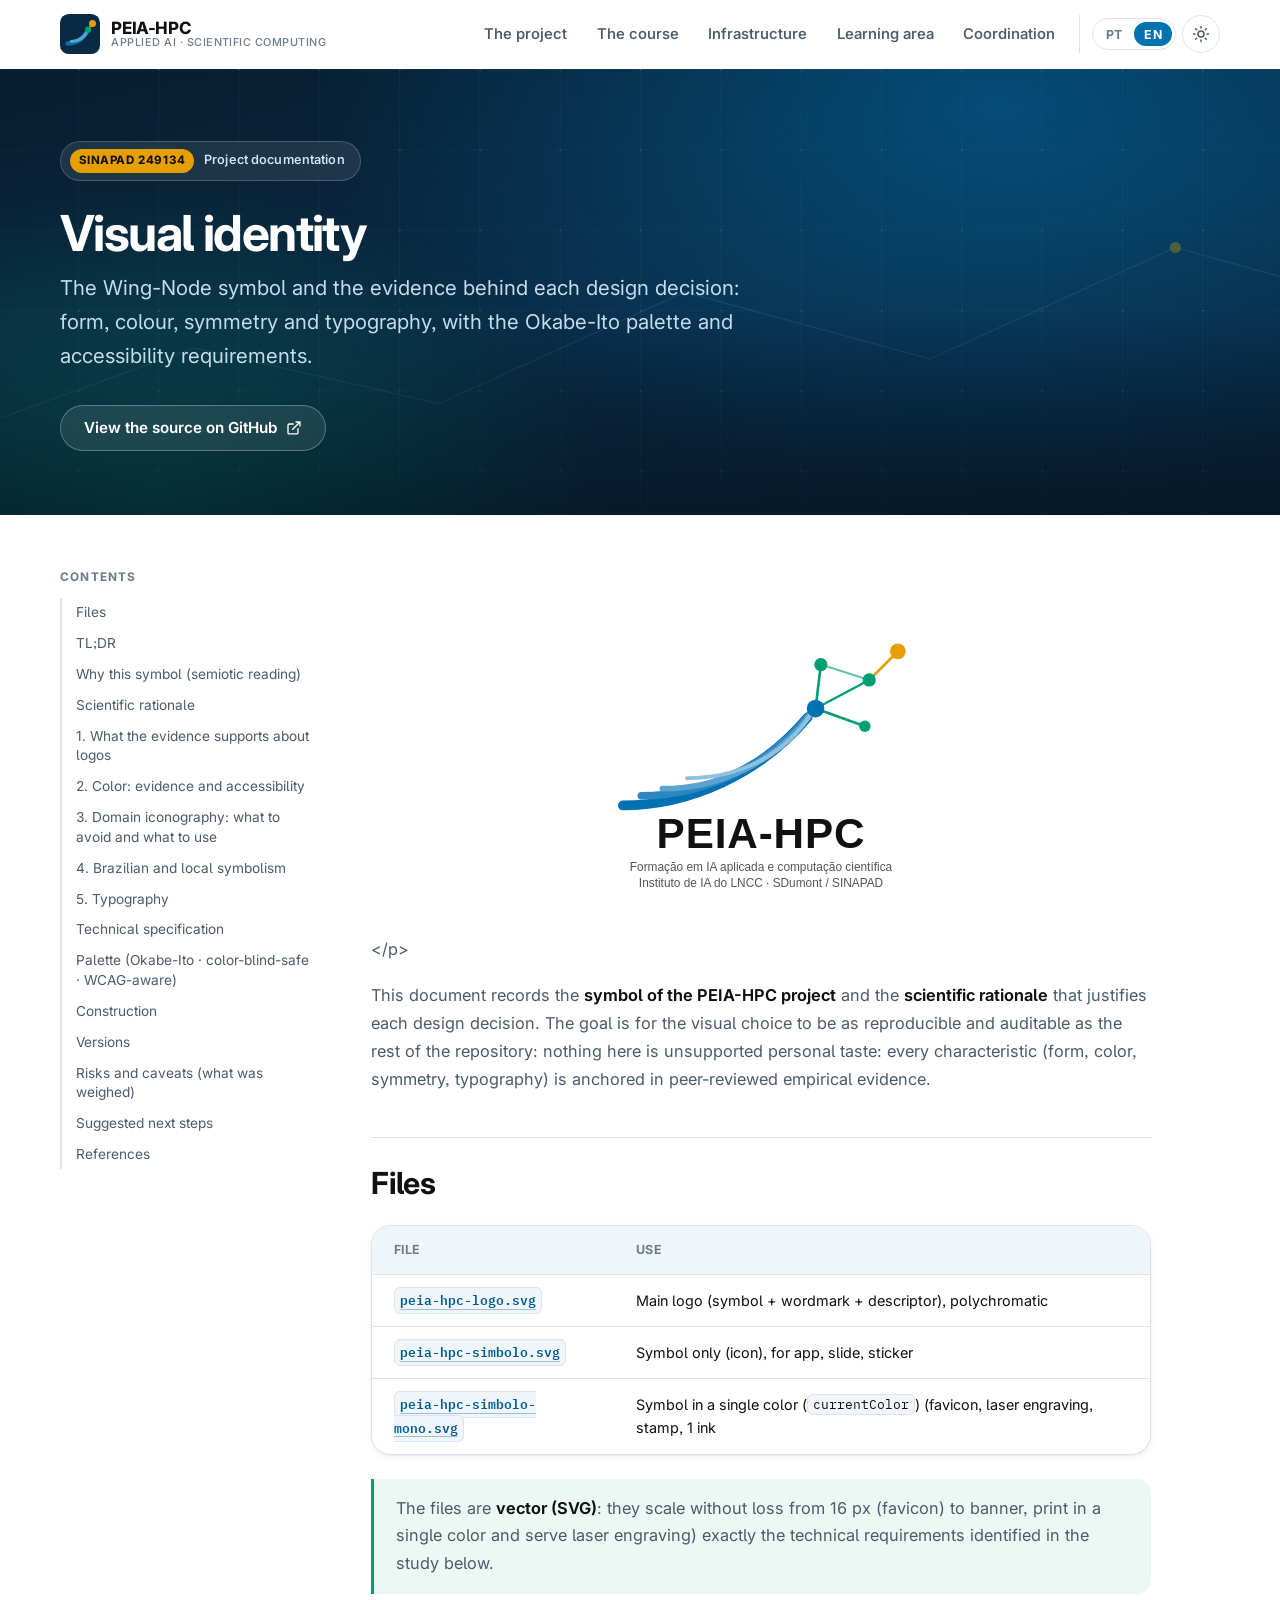
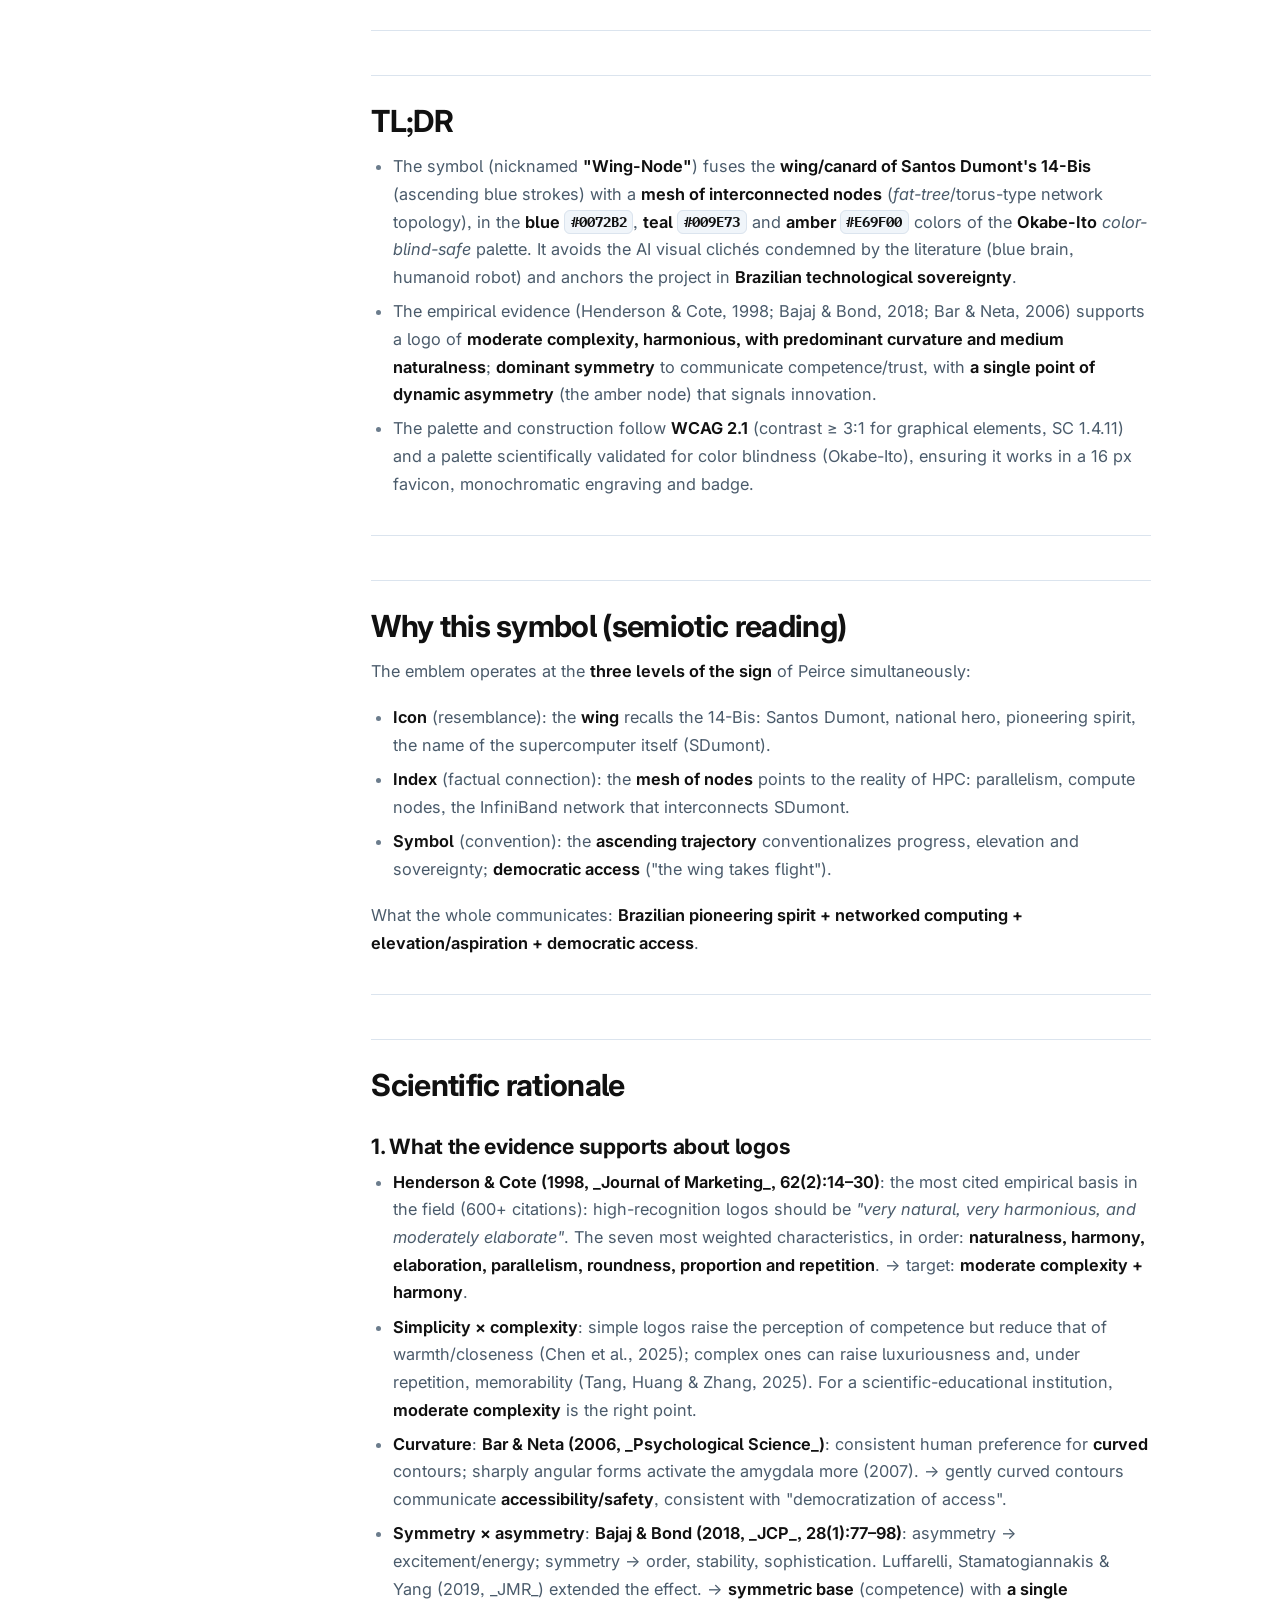
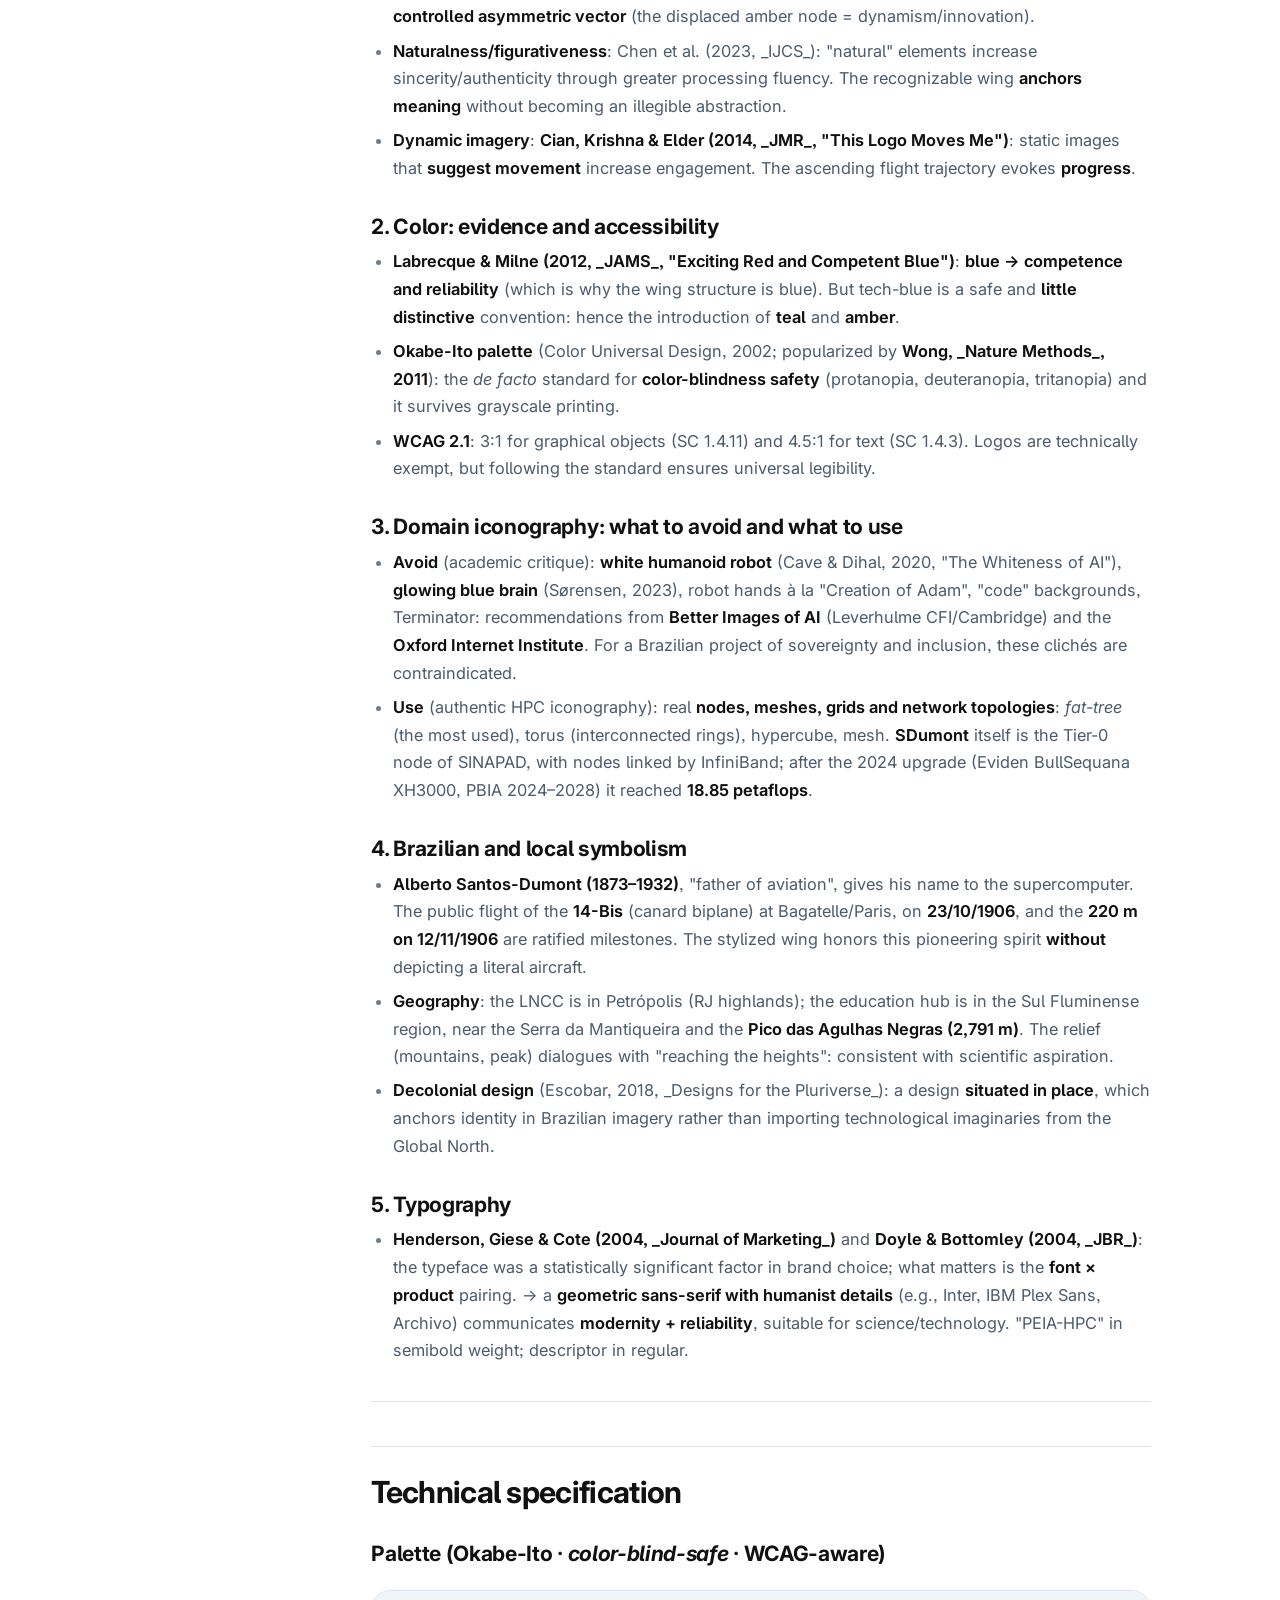
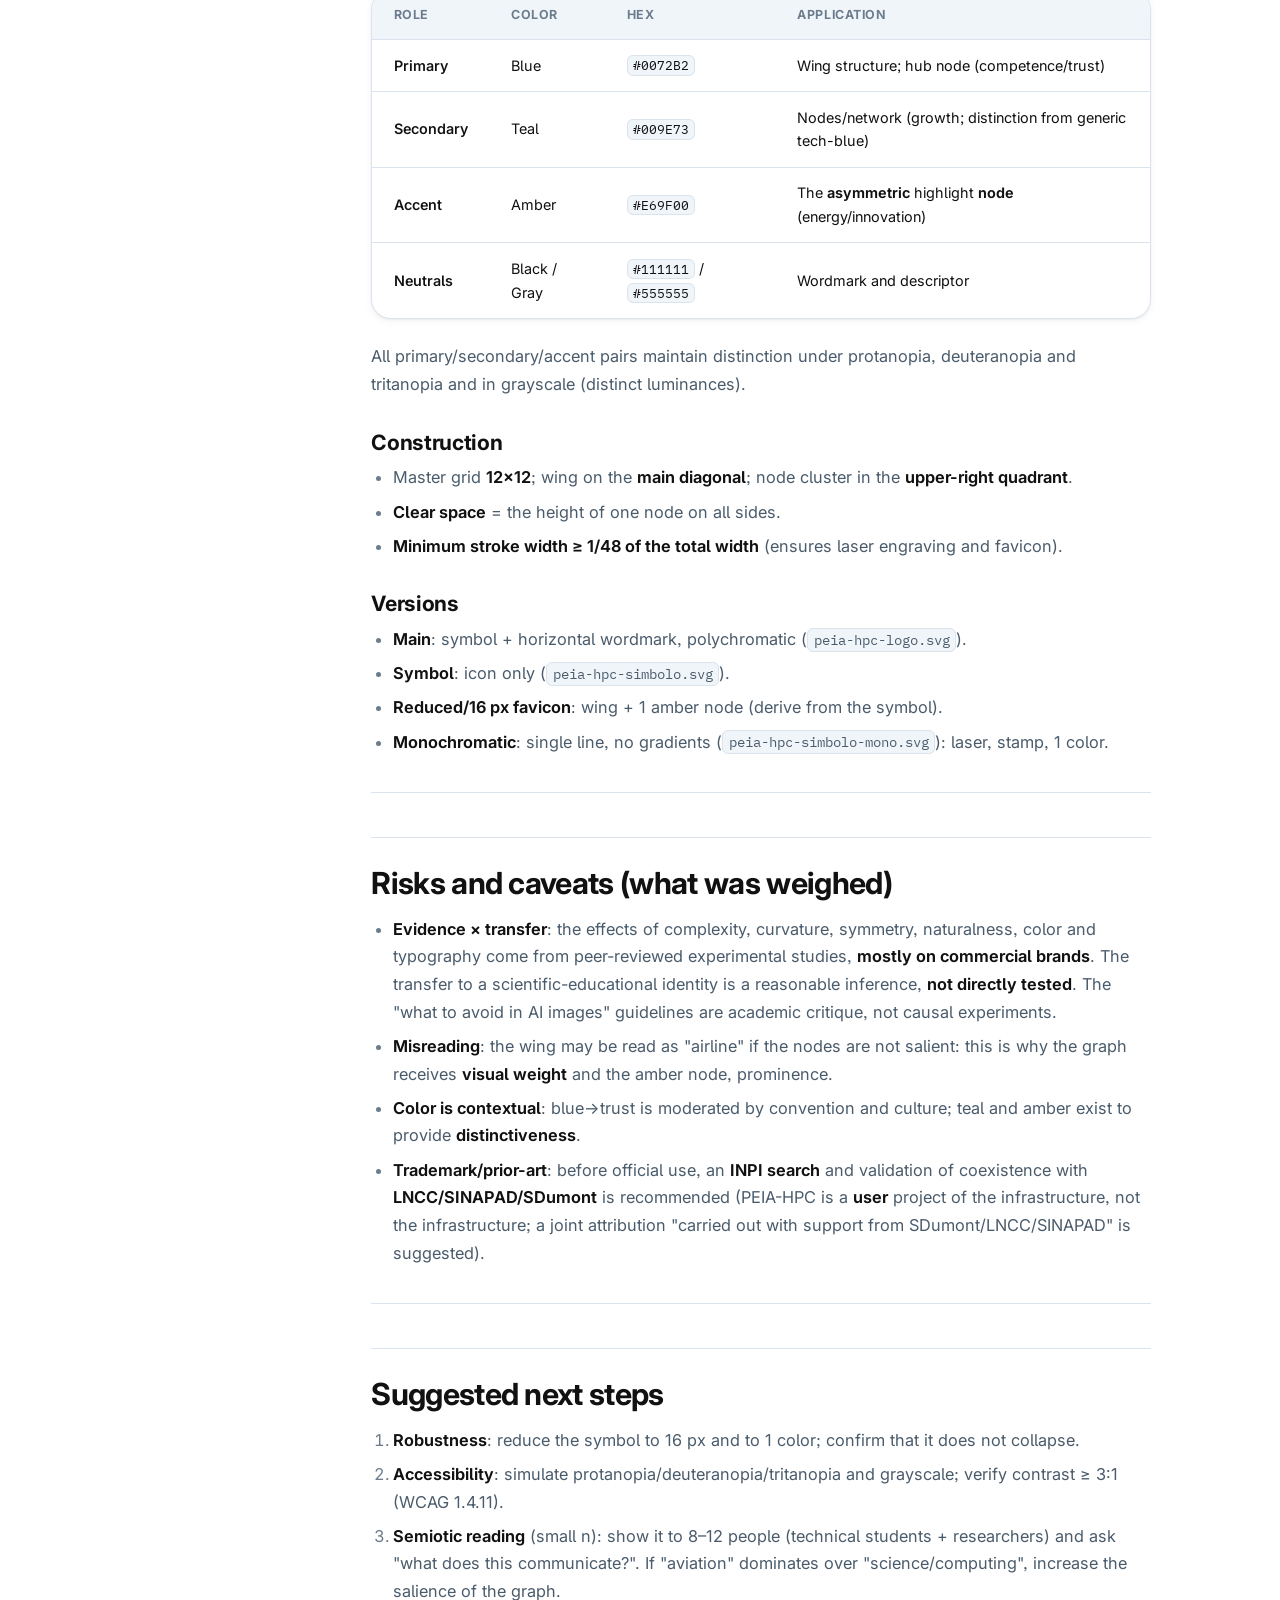
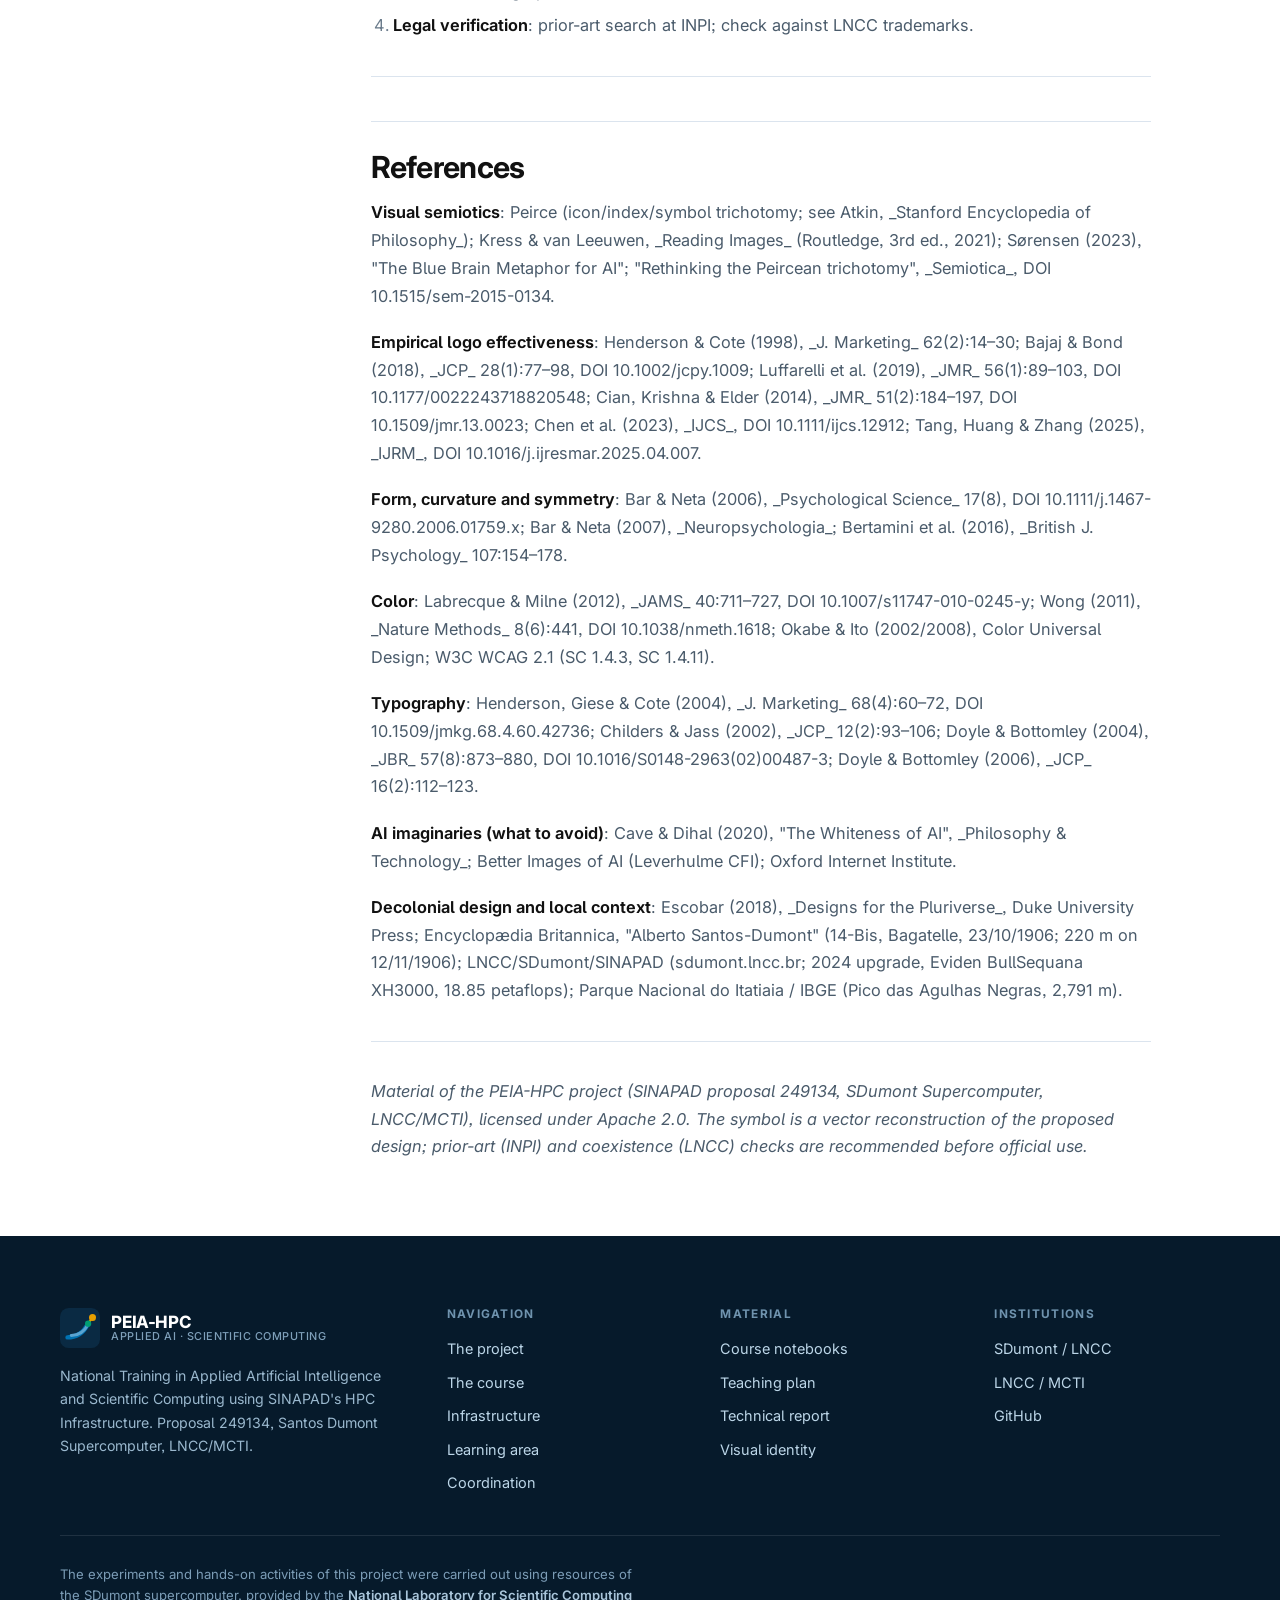
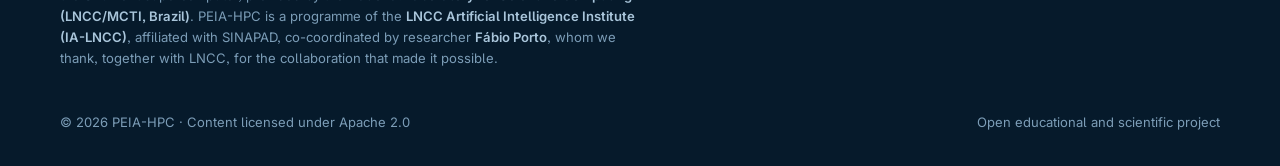
<file: identidade.html>
<!DOCTYPE html>
<html lang="pt-BR">
<head>
<meta charset="utf-8">
<meta name="viewport" content="width=device-width, initial-scale=1">
<title>Identidade visual · PEIA-HPC</title>
<meta name="description" data-i18n-content="meta.desc.identidade" content="Identidade visual do projeto PEIA-HPC.">
<meta name="author" content="Bruno Leonardo Santos Menezes">
<meta name="theme-color" content="#071d2f">

<link rel="icon" href="assets/img/favicon.svg" type="image/svg+xml">
<link rel="apple-touch-icon" href="assets/img/favicon.svg">
<link rel="canonical" href="https://peiahpc.github.io/identidade.html">

<meta property="og:type" content="article">
<meta property="og:site_name" content="PEIA-HPC">
<meta property="og:title" content="Identidade visual · PEIA-HPC">
<meta property="og:url" content="https://peiahpc.github.io/identidade.html">
<meta property="og:image" content="https://peiahpc.github.io/assets/img/peia-hpc-logo.svg">
<meta name="twitter:card" content="summary_large_image">

<link rel="preconnect" href="https://fonts.googleapis.com">
<link rel="preconnect" href="https://fonts.gstatic.com" crossorigin>
<link rel="stylesheet" href="https://fonts.googleapis.com/css2?family=Inter:wght@400;500;600;700;750&family=IBM+Plex+Mono:wght@400;500&display=swap">
<link rel="stylesheet" href="assets/css/estilo.css?v=6">
<noscript><style>.revelar{opacity:1;transform:none}</style></noscript>
</head>

<body data-i18n-titulo="meta.titulo.identidade" data-documento="identidade">

<a class="pular-para-conteudo" href="#conteudo" data-i18n="pular">Pular para o conteúdo</a>

<!-- ====================================================== Cabeçalho ==== -->
<header class="cabecalho" data-cabecalho>
  <div class="envoltorio cabecalho__interno">

    <a class="marca" href="index.html" aria-label="PEIA-HPC">
      <span class="marca__simbolo" aria-hidden="true">
        <svg viewBox="0 0 64 64">
          <rect width="64" height="64" rx="14" fill="#0A2A43"/>
          <g fill="none" stroke-linecap="round">
            <path d="M12 47 C 25 47, 37 40, 44 27" stroke="#0072B2" stroke-width="7"/>
            <path d="M18 44 C 29 44, 39 38, 45 26" stroke="#5AA3D0" stroke-width="4.5"/>
          </g>
          <line x1="45" y1="25" x2="52" y2="15" stroke="#E69F00" stroke-width="3.4" stroke-linecap="round"/>
          <circle cx="45" cy="25" r="5" fill="#009E73"/>
          <circle cx="52" cy="15" r="5.6" fill="#E69F00"/>
        </svg>
      </span>
      <span class="marca__texto">
        <span class="marca__nome">PEIA-HPC</span>
        <span class="marca__descritor" data-i18n="marca.descritor">IA aplicada · Computação científica</span>
      </span>
    </a>

    <button class="botao-icone abrir-menu" type="button" data-abrir-menu aria-expanded="false" aria-controls="navegacao" data-i18n-aria-label="nav.abrirMenu" aria-label="Abrir menu de navegação">
      <svg viewBox="0 0 24 24" fill="none" stroke="currentColor" stroke-width="2" stroke-linecap="round" aria-hidden="true"><path d="M4 7h16M4 12h16M4 17h16"/></svg>
    </button>

    <nav class="nav" id="navegacao" data-nav>
      <a class="nav__link" href="index.html#projeto" data-i18n="nav.projeto">O projeto</a>
      <a class="nav__link" href="index.html#curso" data-i18n="nav.curso">O curso</a>
      <a class="nav__link" href="index.html#infraestrutura" data-i18n="nav.infra">Infraestrutura</a>
      <a class="nav__link" href="ensino.html" data-i18n="nav.ensino">Área de ensino</a>
      <a class="nav__link" href="index.html#professor" data-i18n="nav.professor">Coordenação</a>

      <div class="ferramentas">
        <div class="seletor-idioma" role="group" data-i18n-aria-label="nav.idioma" aria-label="Idioma">
          <button class="seletor-idioma__opcao" type="button" data-idioma="pt" aria-pressed="true">PT</button>
          <button class="seletor-idioma__opcao" type="button" data-idioma="en" aria-pressed="false">EN</button>
        </div>
        <button class="botao-icone" type="button" data-alternar-tema aria-pressed="false" data-i18n-aria-label="nav.tema" aria-label="Alternar tema claro e escuro">
          <svg viewBox="0 0 24 24" fill="none" stroke="currentColor" stroke-width="2" stroke-linecap="round" stroke-linejoin="round" aria-hidden="true">
            <circle cx="12" cy="12" r="4"/>
            <path d="M12 2v2M12 20v2M4.9 4.9l1.4 1.4M17.7 17.7l1.4 1.4M2 12h2M20 12h2M4.9 19.1l1.4-1.4M17.7 6.3l1.4-1.4"/>
          </svg>
        </button>
      </div>
    </nav>

  </div>
</header>

<main id="conteudo">

<section class="hero hero--compacto">
  <svg class="hero__malha" viewBox="0 0 1440 400" preserveAspectRatio="xMidYMid slice" aria-hidden="true">
    <defs>
      <pattern id="malha-identidade" width="72" height="72" patternUnits="userSpaceOnUse">
        <path d="M72 0H0V72" fill="none" stroke="rgba(143,192,224,0.16)" stroke-width="1"/>
        <circle cx="0" cy="0" r="1.8" fill="rgba(102,194,169,0.4)"/>
      </pattern>
    </defs>
    <rect width="1440" height="400" fill="url(#malha-identidade)"/>
    <g stroke="rgba(143,192,224,0.2)" stroke-width="1.2" fill="none">
      <path d="M100 330 L 320 250 L 540 300 L 760 200 L 980 260 L 1200 160 L 1380 210"/>
    </g>
    <circle cx="1200" cy="160" r="5" fill="rgba(230,159,0,0.65)"/>
  </svg>

  <div class="envoltorio">
    <p class="hero__selo">
      <strong data-i18n="hero.selo.marca">SINAPAD 249134</strong>
      <span data-i18n="doc.selo">Documentação do projeto</span>
    </p>
    <h1 class="hero__titulo" data-i18n="doc.identidade.titulo">Identidade visual</h1>
    <p class="hero__subtitulo" data-i18n="doc.identidade.sub">Documento do projeto PEIA-HPC.</p>
    <div class="grupo-botoes">
      <a class="botao botao--fantasma-claro" data-href-pt="https://github.com/brunoleomenezes/peia-hpc/blob/main/identidade-visual/README.md" data-href-en="https://github.com/brunoleomenezes/peia-hpc/blob/main/identidade-visual/README.en.md" href="https://github.com/brunoleomenezes/peia-hpc/blob/main/identidade-visual/README.md" target="_blank" rel="noopener noreferrer">
        <span data-i18n="doc.github">Ver a fonte no GitHub</span>
        <svg viewBox="0 0 24 24" fill="none" stroke="currentColor" stroke-width="2" stroke-linecap="round" stroke-linejoin="round" aria-hidden="true"><path d="M18 13v6a2 2 0 01-2 2H5a2 2 0 01-2-2V8a2 2 0 012-2h6M15 3h6v6M10 14L21 3"/></svg>
        <span class="oculto-visual" data-i18n="nav.novaAba">abre em nova aba</span>
      </a>
    </div>
  </div>
</section>

<section class="secao" style="padding-block: clamp(2.25rem, 5vw, 3.5rem);">
  <div class="envoltorio documento">
    <aside class="sumario">
      <h2 class="sumario__titulo" data-i18n="doc.sumario">Sumário</h2>
      <nav data-sumario data-i18n-aria-label="doc.sumario" aria-label="Sumário"></nav>
    </aside>
    <article class="documento__corpo" data-corpo>
      <p class="documento__aviso" data-i18n="doc.carregando">Carregando o documento…</p>
    </article>
  </div>
</section>

</main>

<footer class="rodape">
  <div class="envoltorio">

    <div class="rodape__grade">

      <div>
        <a class="rodape__marca" href="index.html" aria-label="PEIA-HPC">
          <span class="marca__simbolo" aria-hidden="true">
            <svg viewBox="0 0 64 64">
              <rect width="64" height="64" rx="14" fill="#0A2A43"/>
              <g fill="none" stroke-linecap="round">
                <path d="M12 47 C 25 47, 37 40, 44 27" stroke="#0072B2" stroke-width="7"/>
                <path d="M18 44 C 29 44, 39 38, 45 26" stroke="#5AA3D0" stroke-width="4.5"/>
              </g>
              <line x1="45" y1="25" x2="52" y2="15" stroke="#E69F00" stroke-width="3.4" stroke-linecap="round"/>
              <circle cx="45" cy="25" r="5" fill="#009E73"/>
              <circle cx="52" cy="15" r="5.6" fill="#E69F00"/>
            </svg>
          </span>
          <span class="marca__texto">
            <span class="marca__nome">PEIA-HPC</span>
            <span class="marca__descritor" data-i18n="marca.descritor">IA aplicada · Computação científica</span>
          </span>
        </a>
        <p class="rodape__sobre" data-i18n="rodape.sobre">Formação Nacional em Inteligência Artificial Aplicada e Computação Científica utilizando Infraestrutura HPC do SINAPAD. Proposta 249134, Supercomputador Santos Dumont, LNCC/MCTI.</p>
      </div>

      <div>
        <h3 data-i18n="rodape.col1">Navegação</h3>
        <ul>
          <li><a href="index.html#projeto" data-i18n="nav.projeto">O projeto</a></li>
          <li><a href="index.html#curso" data-i18n="nav.curso">O curso</a></li>
          <li><a href="index.html#infraestrutura" data-i18n="nav.infra">Infraestrutura</a></li>
          <li><a href="ensino.html" data-i18n="nav.ensino">Área de ensino</a></li>
          <li><a href="https://brunoleomenezes.github.io/" target="_blank" rel="noopener noreferrer" data-i18n="nav.professor">Coordenação</a></li>
        </ul>
      </div>

      <div>
        <h3 data-i18n="rodape.col2">Material</h3>
        <ul>
          <li><a data-href-pt="https://github.com/brunoleomenezes/peia-hpc/blob/main/notebooks/README.md" data-href-en="https://github.com/brunoleomenezes/peia-hpc/blob/main/notebooks/en/README.md" href="https://github.com/brunoleomenezes/peia-hpc/blob/main/notebooks/README.md" target="_blank" rel="noopener noreferrer" data-i18n="rodape.link.notebooks">Notebooks das aulas</a></li>
          <li><a data-href-pt="https://github.com/brunoleomenezes/peia-hpc/blob/main/curso/plano-de-ensino-integrado.md" data-href-en="https://github.com/brunoleomenezes/peia-hpc/blob/main/curso/plano-de-ensino-integrado.en.md" href="https://github.com/brunoleomenezes/peia-hpc/blob/main/curso/plano-de-ensino-integrado.md" target="_blank" rel="noopener noreferrer" data-i18n="rodape.link.plano">Plano de ensino</a></li>
          <li><a data-href-pt="https://github.com/brunoleomenezes/peia-hpc/blob/main/docs/relatorio-tecnico.md" data-href-en="https://github.com/brunoleomenezes/peia-hpc/blob/main/docs/relatorio-tecnico.en.md" href="https://github.com/brunoleomenezes/peia-hpc/blob/main/docs/relatorio-tecnico.md" target="_blank" rel="noopener noreferrer" data-i18n="rodape.link.relatorio">Relatório técnico</a></li>
          <li><a data-href-pt="https://github.com/brunoleomenezes/peia-hpc/blob/main/identidade-visual/README.md" data-href-en="https://github.com/brunoleomenezes/peia-hpc/blob/main/identidade-visual/README.en.md" href="https://github.com/brunoleomenezes/peia-hpc/blob/main/identidade-visual/README.md" target="_blank" rel="noopener noreferrer" data-i18n="rodape.link.identidade">Identidade visual</a></li>
        </ul>
      </div>

      <div>
        <h3 data-i18n="rodape.col3">Instituições</h3>
        <ul>
          <li><a href="https://sdumont.lncc.br" target="_blank" rel="noopener noreferrer">SDumont / LNCC</a></li>
          <li><a href="https://www.lncc.br" target="_blank" rel="noopener noreferrer">LNCC / MCTI</a></li>
          <li><a href="https://github.com/brunoleomenezes/peia-hpc" target="_blank" rel="noopener noreferrer">GitHub</a></li>
        </ul>
      </div>

    </div>

    <p class="rodape__agradecimento" data-i18n-html="rodape.agradecimento">Os experimentos e as atividades práticas deste projeto foram realizados com recursos do Supercomputador SDumont, do <strong>Laboratório Nacional de Computação Científica (LNCC/MCTI)</strong>.</p>

    <div class="rodape__base">
      <span>© 2026 PEIA-HPC · <span data-i18n="rodape.licenca">Conteúdo licenciado sob Apache 2.0</span></span>
      <span data-i18n="rodape.direitos">Projeto educacional e científico aberto</span>
    </div>

  </div>
</footer>

<script src="assets/js/i18n.js?v=6"></script>
<script src="assets/js/site.js?v=6"></script>
<script src="assets/js/documento.js?v=6"></script>
</body>
</html>
</file>
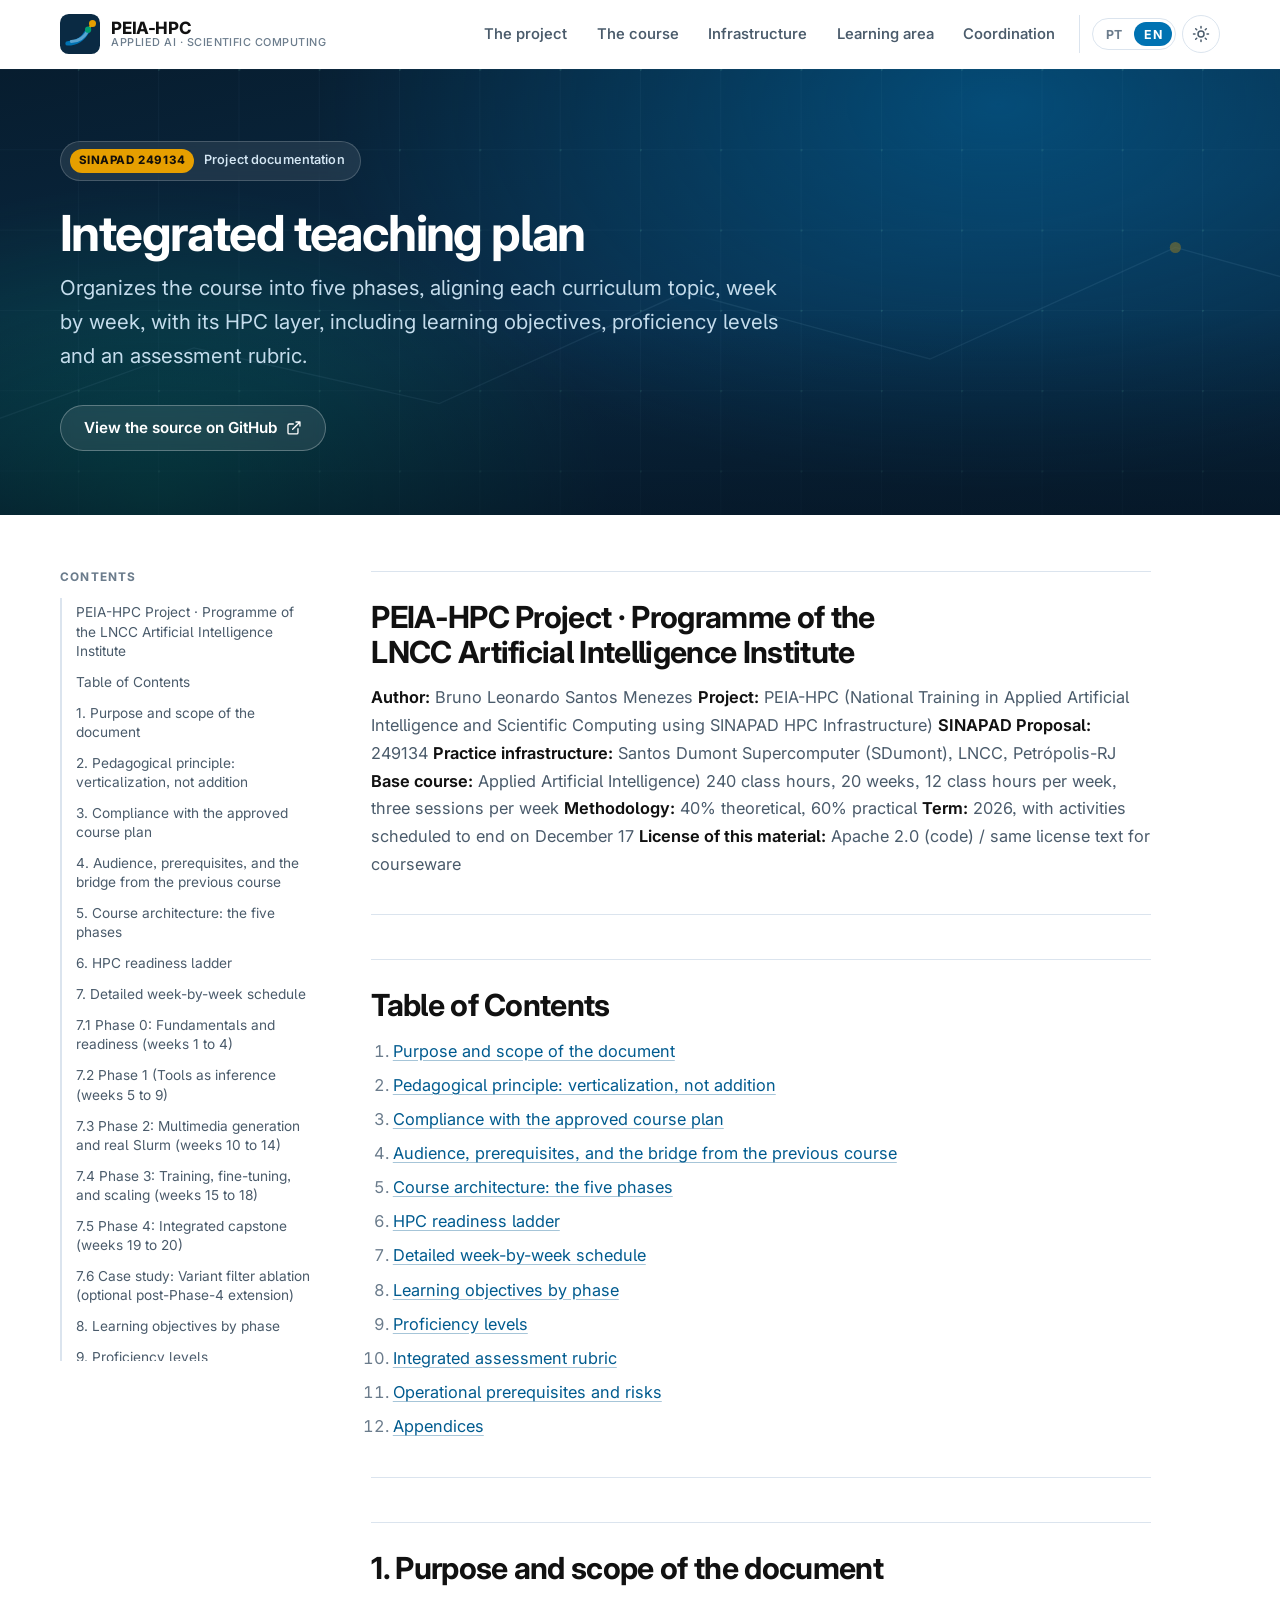
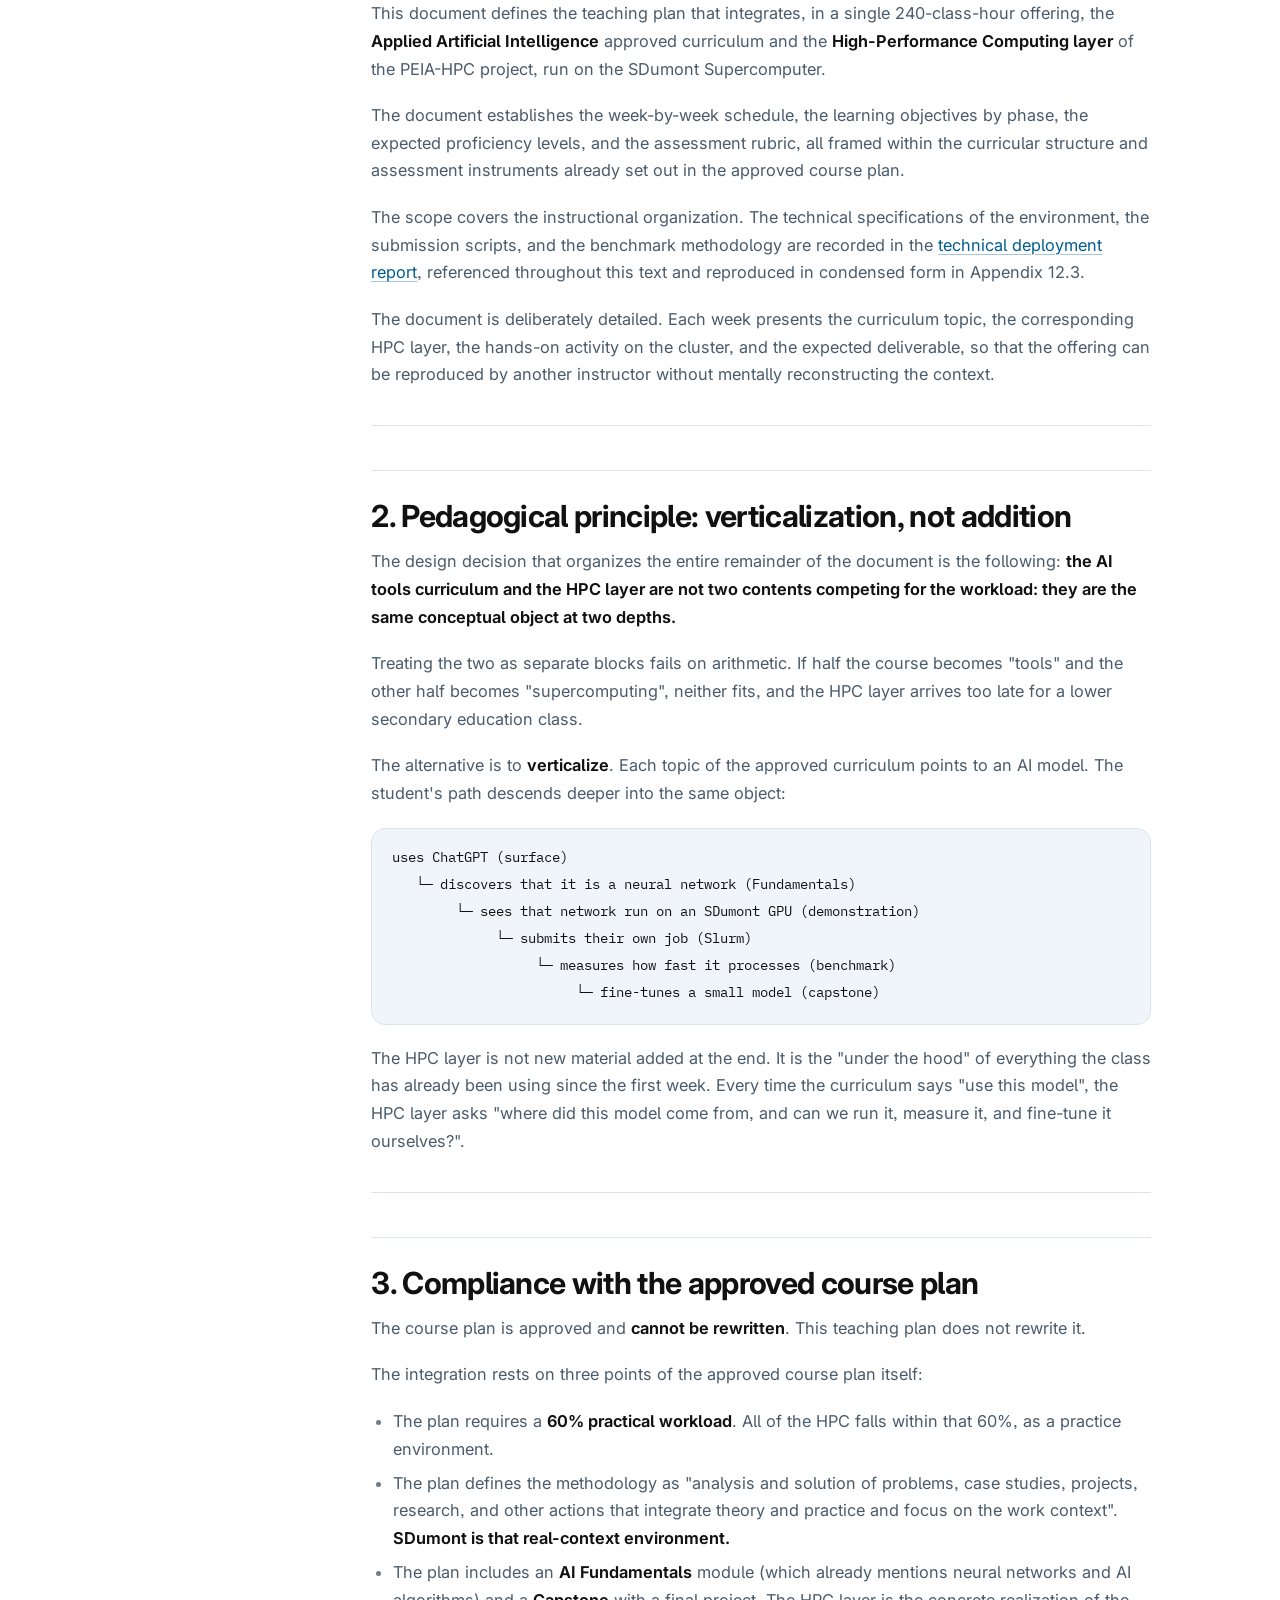
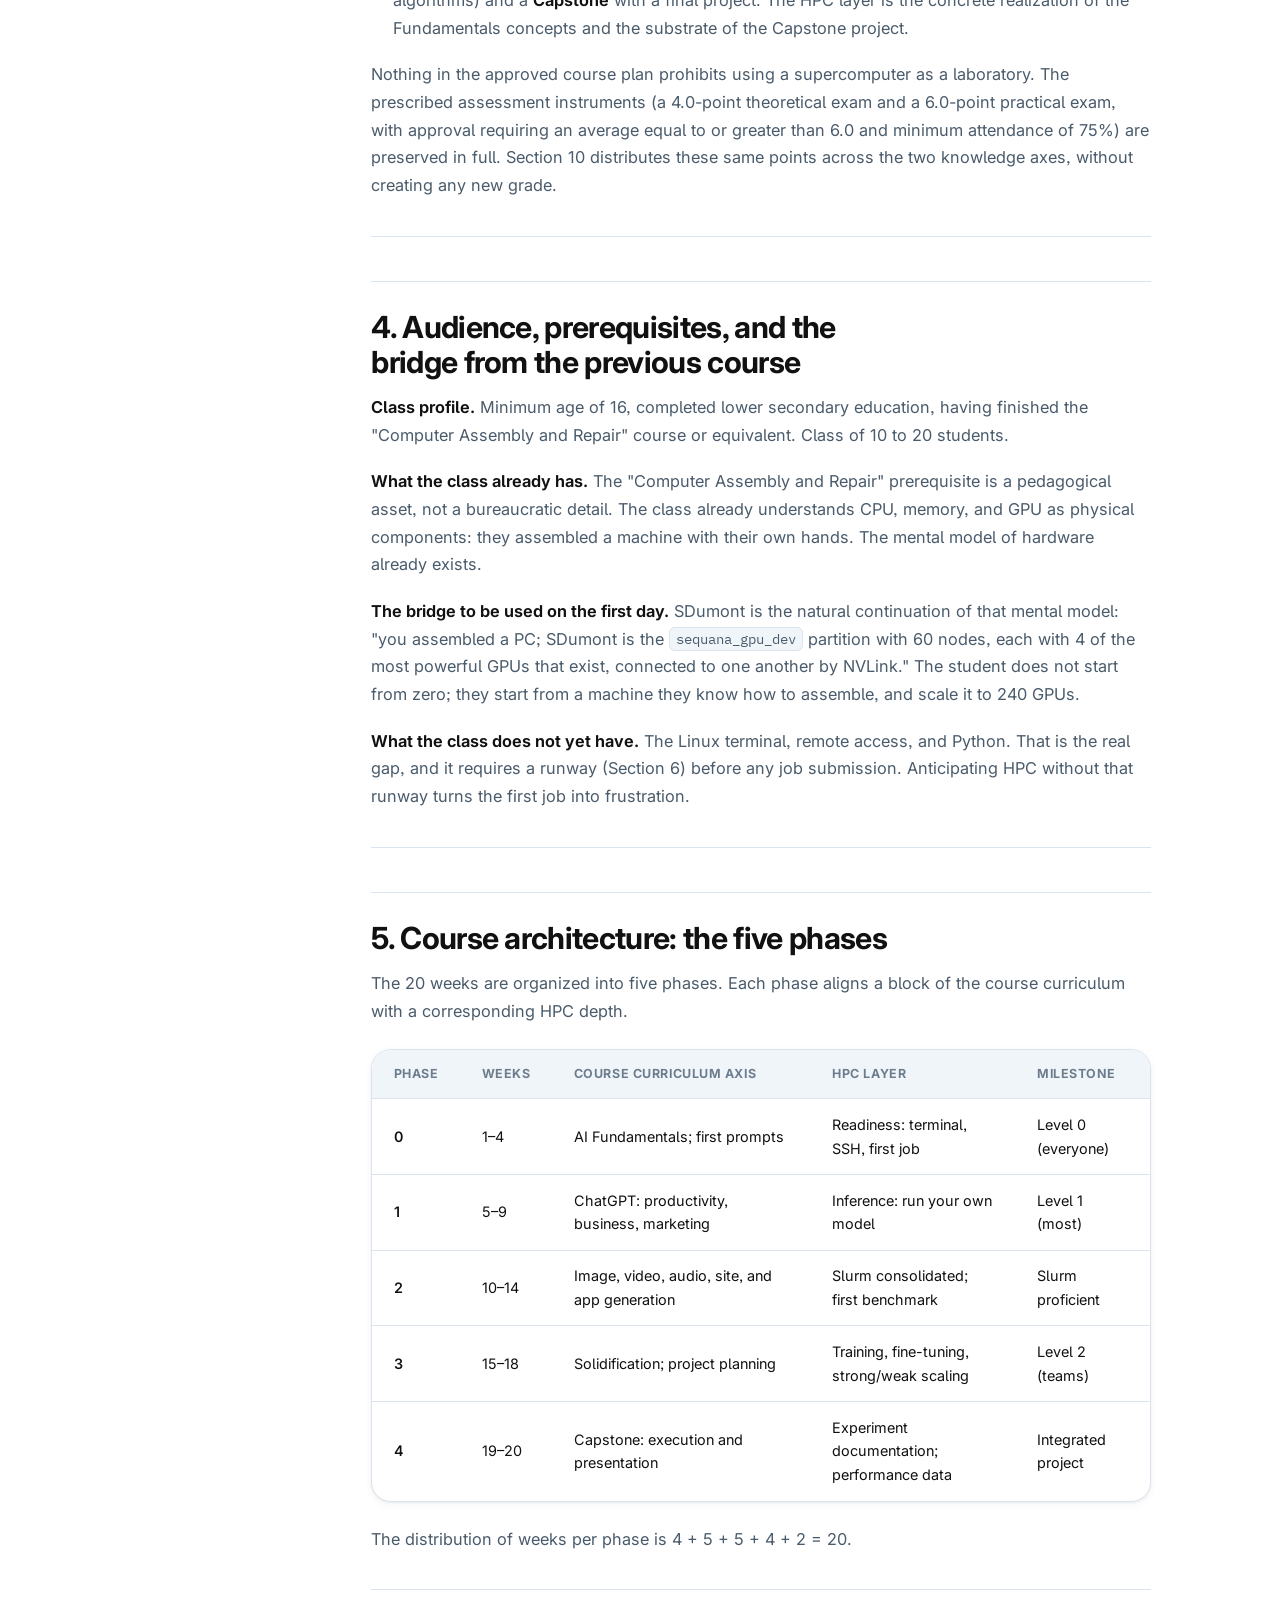
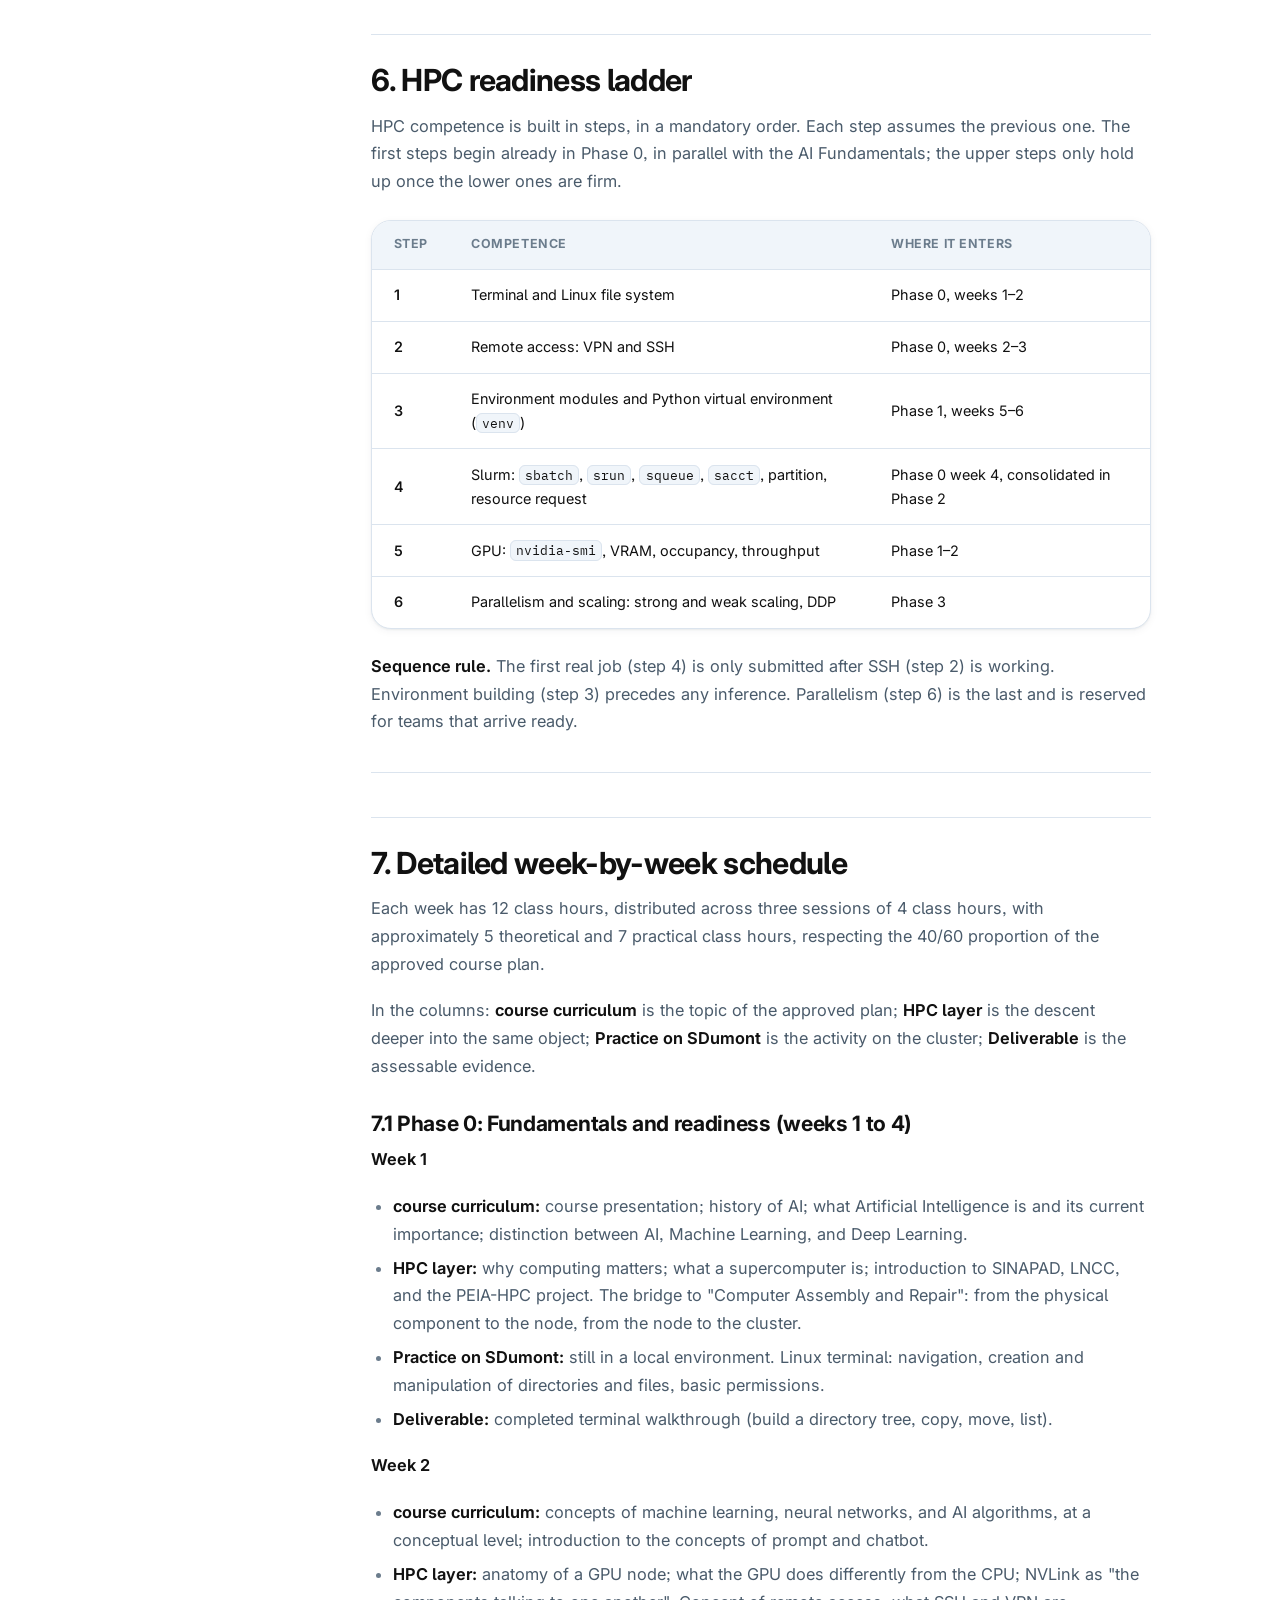
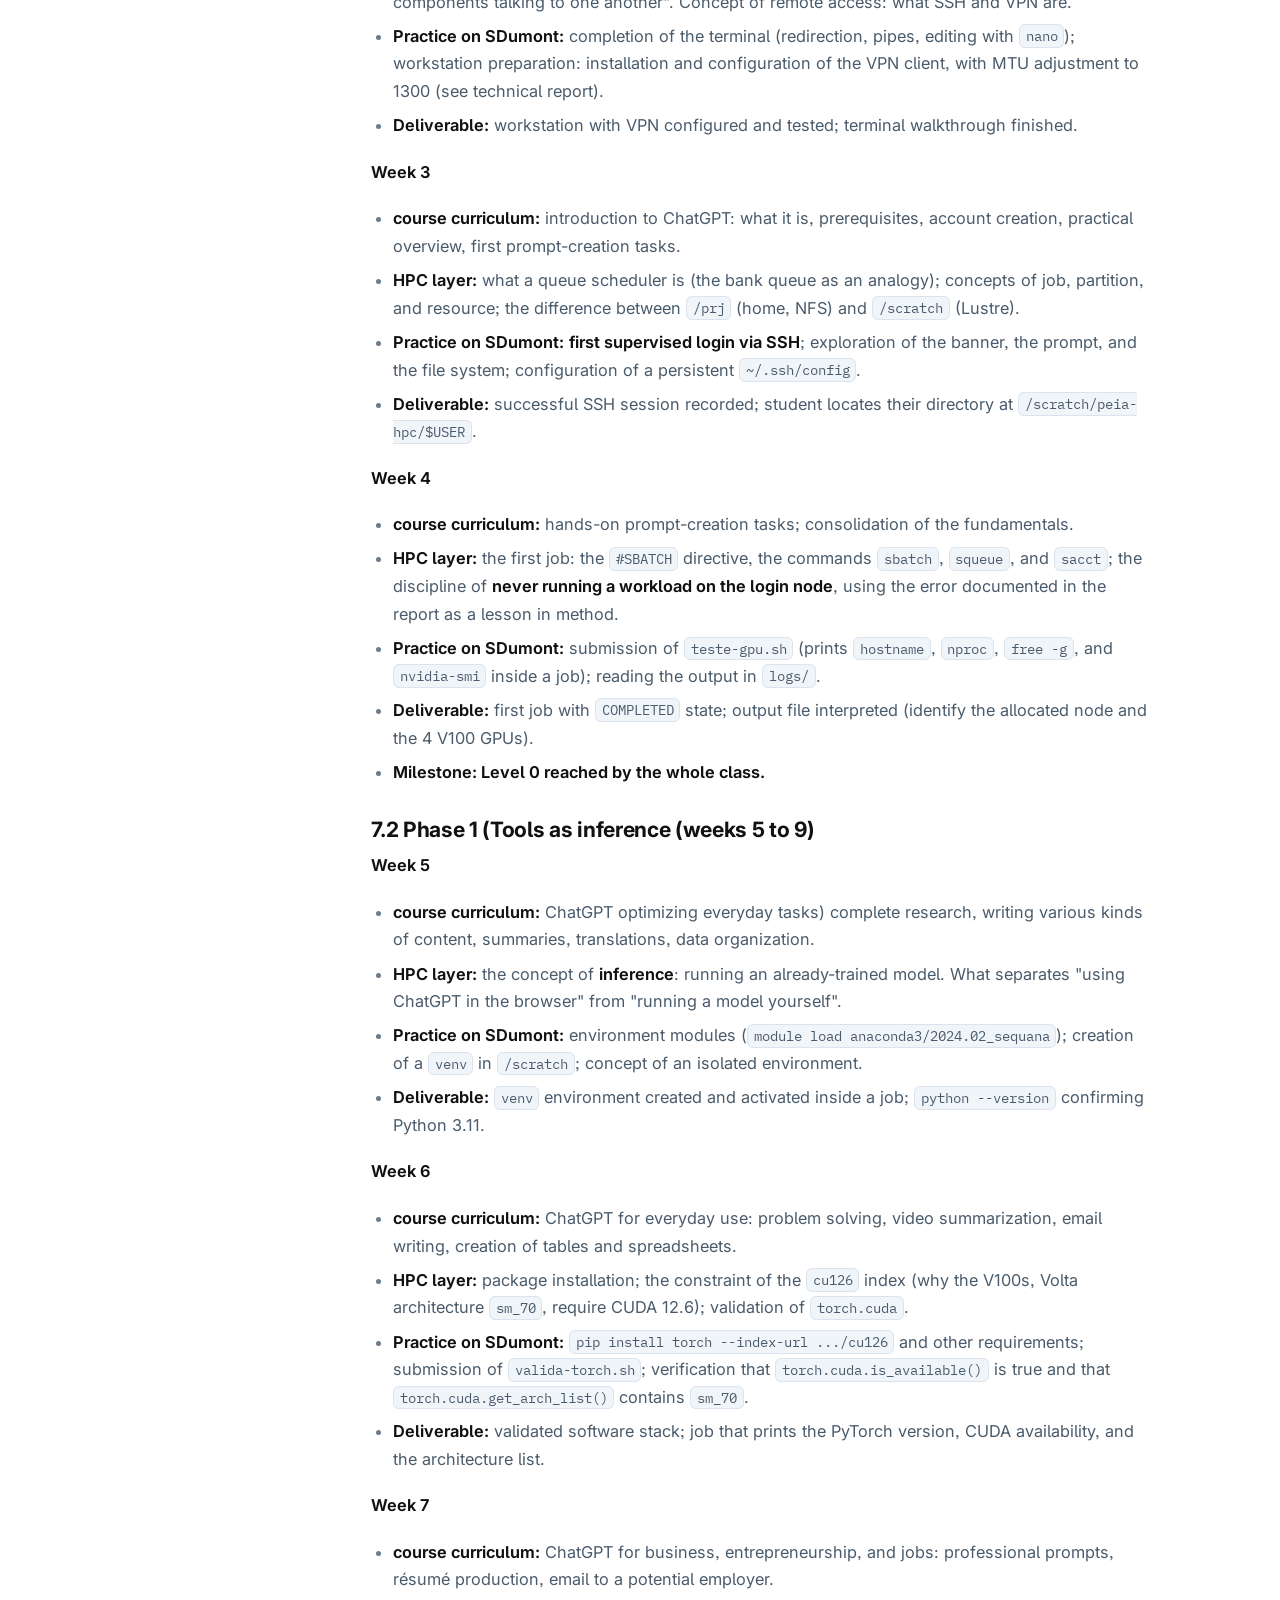
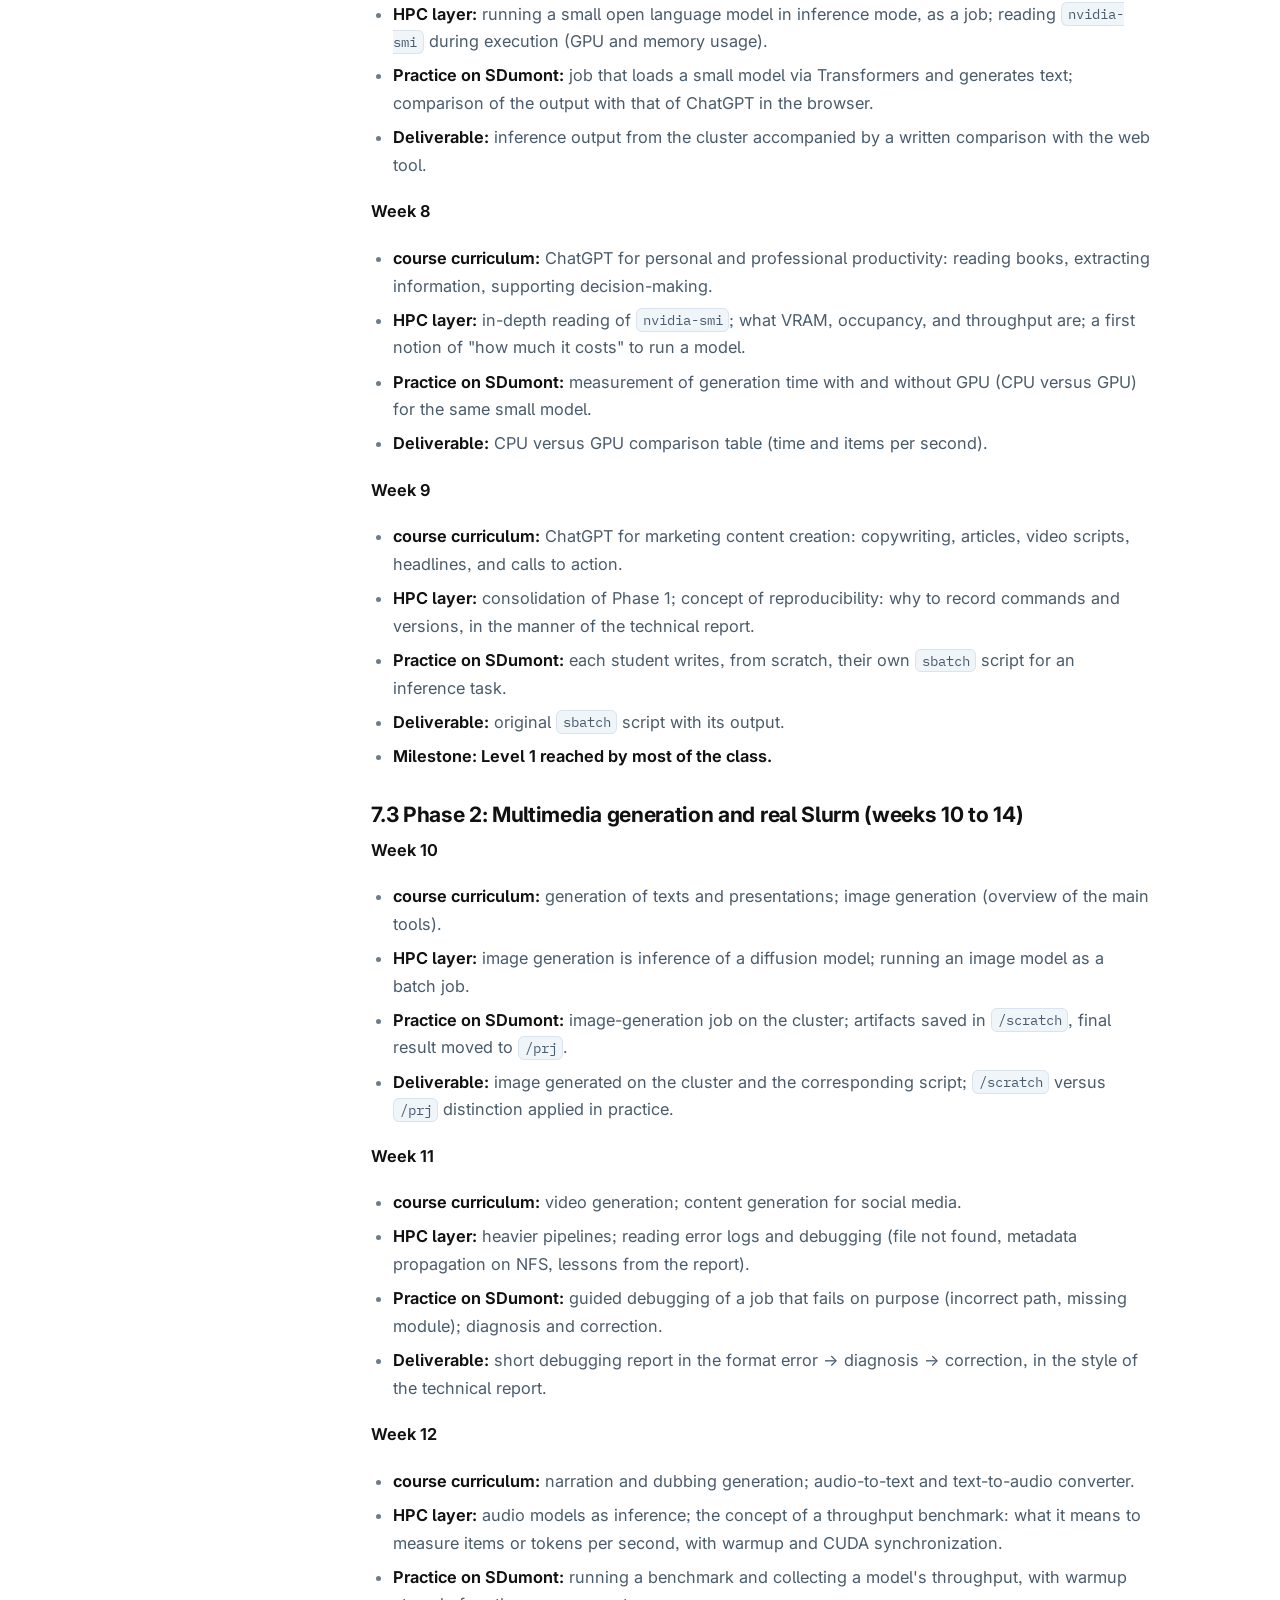
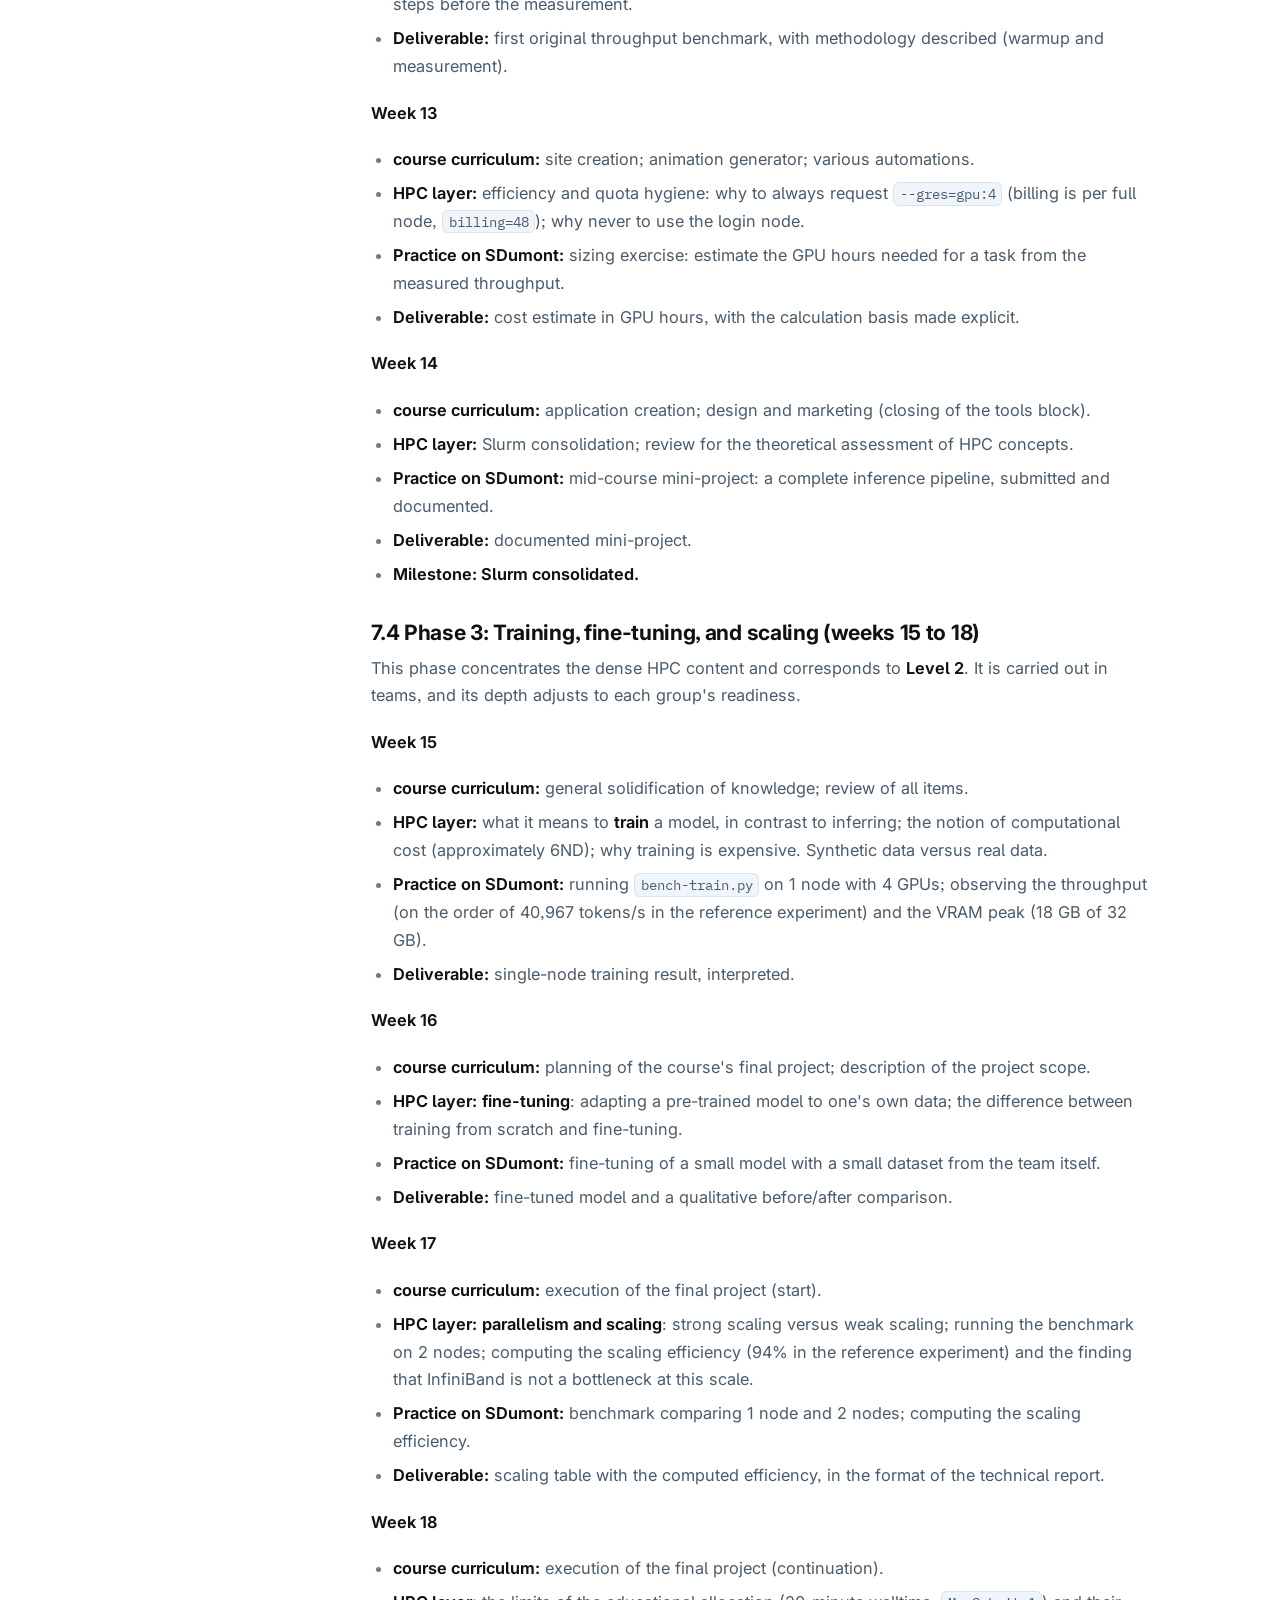
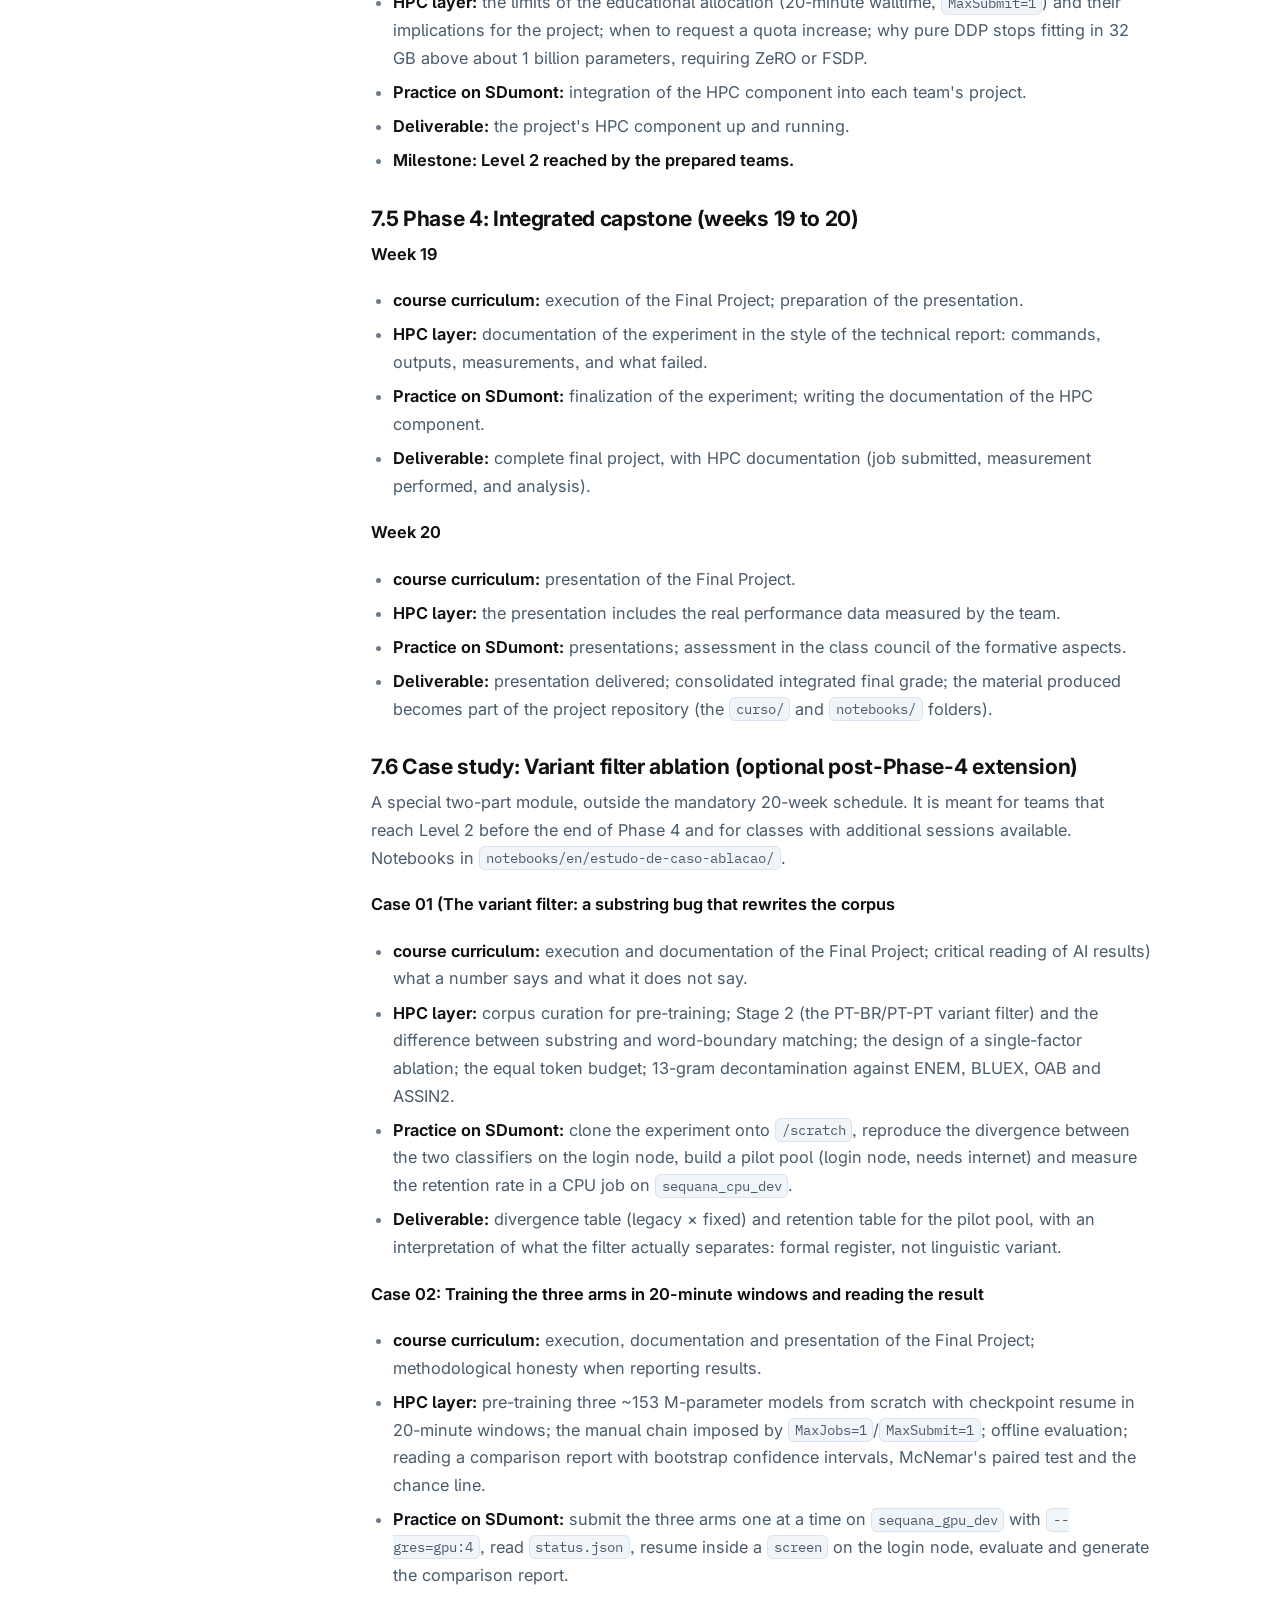
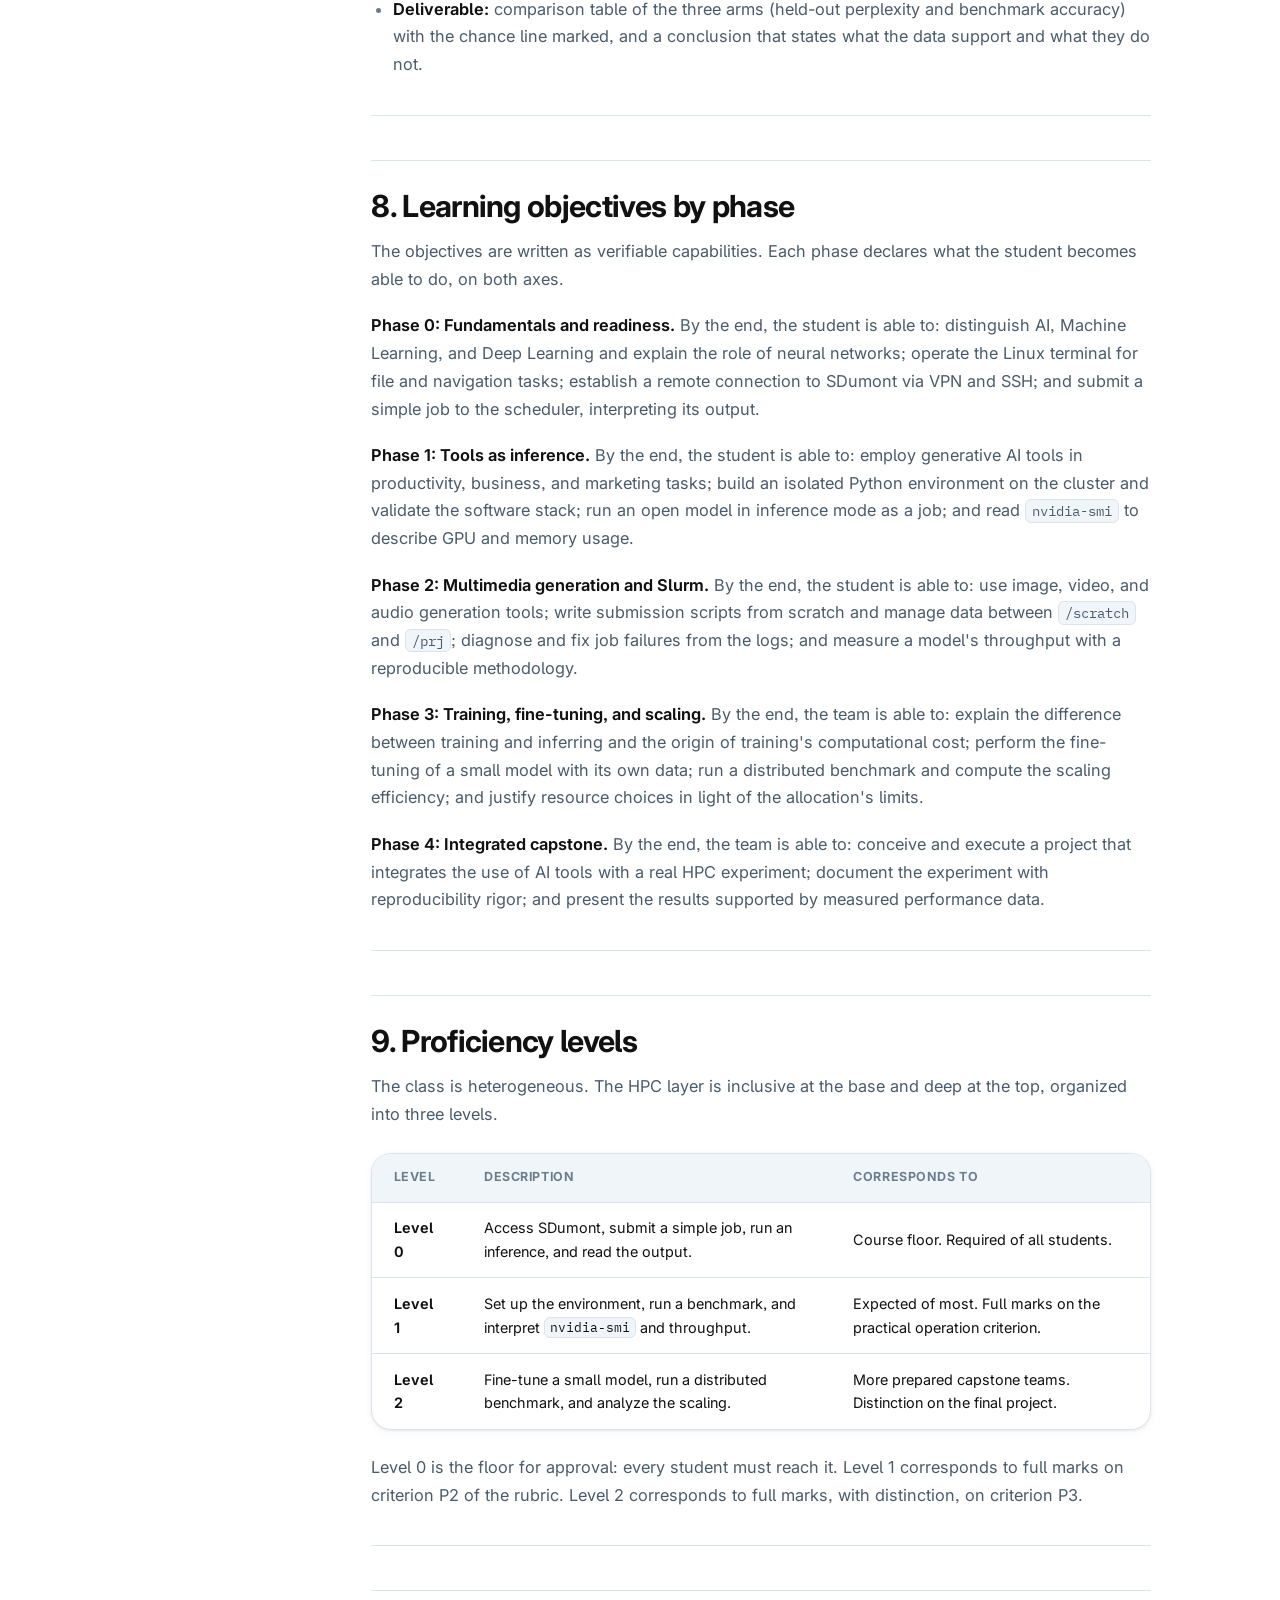
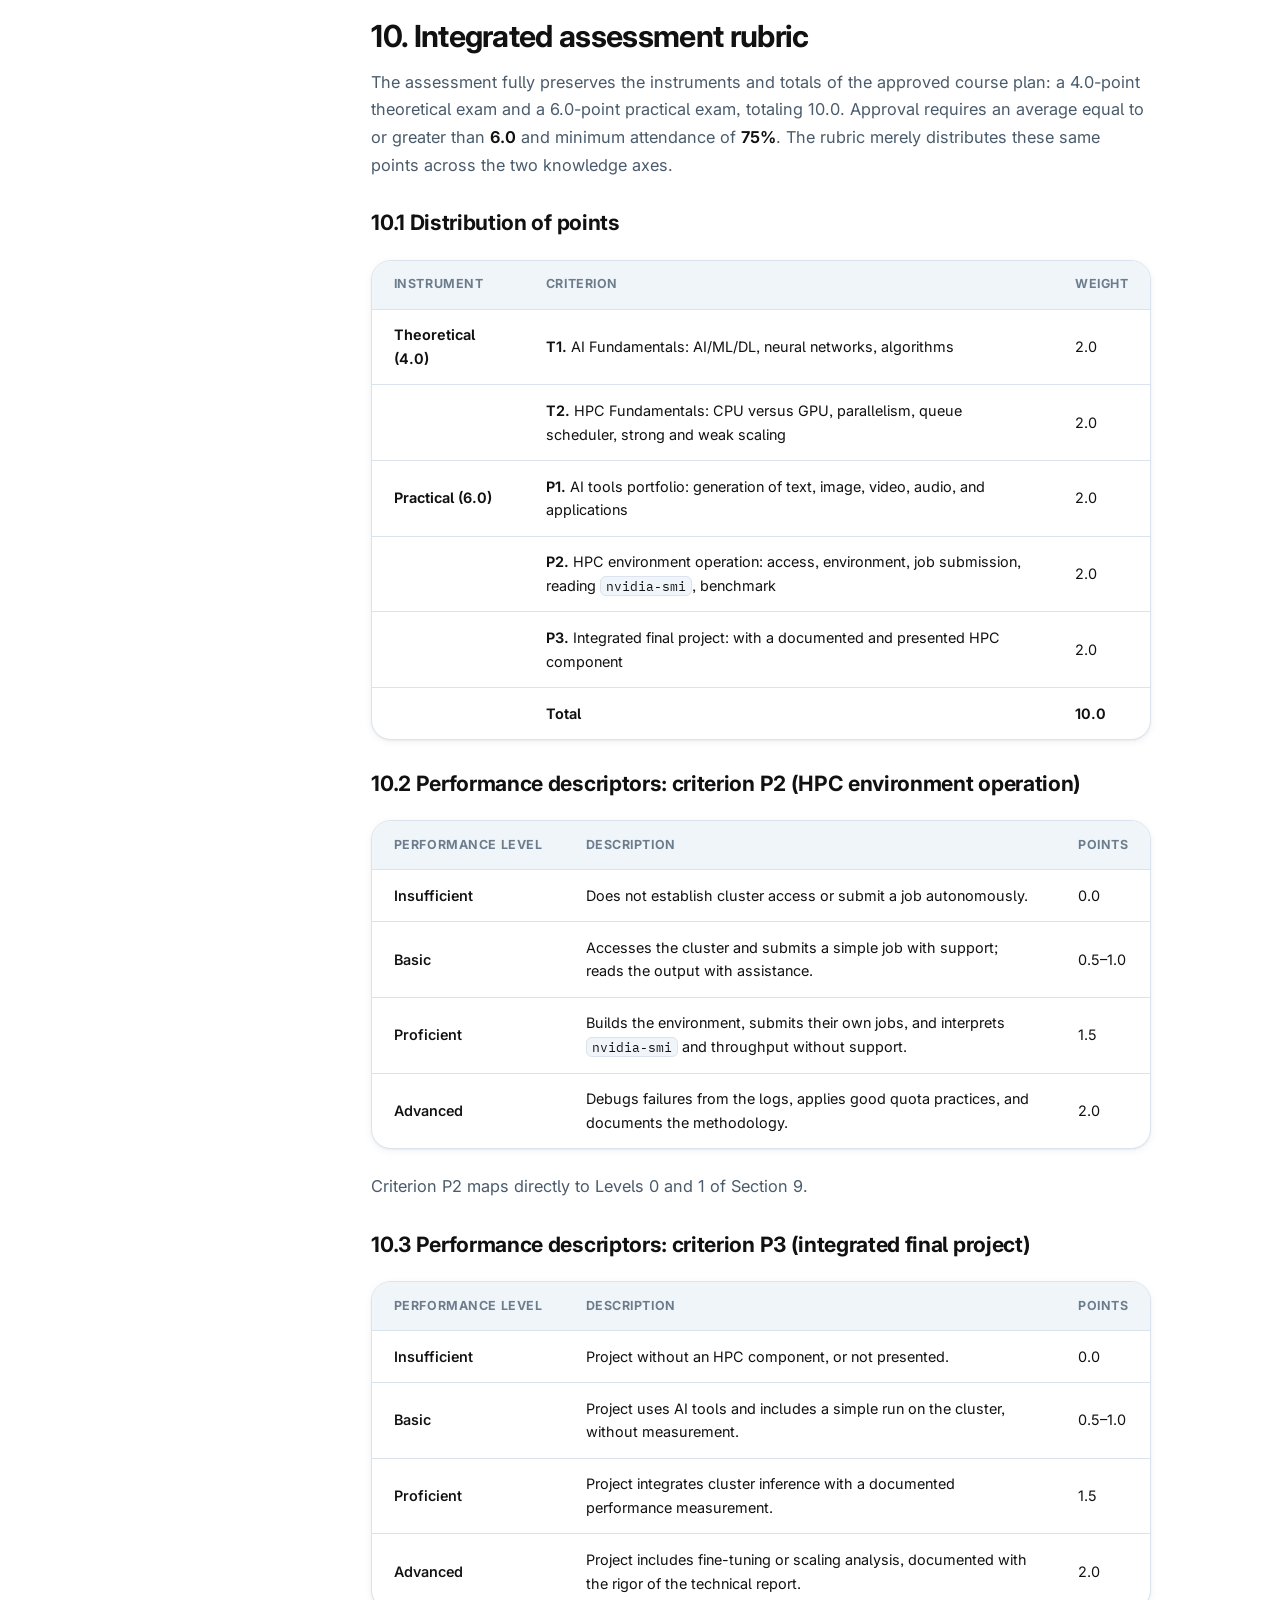
<file: plano.html>
<!DOCTYPE html>
<html lang="pt-BR">
<head>
<meta charset="utf-8">
<meta name="viewport" content="width=device-width, initial-scale=1">
<title>Plano de ensino integrado · PEIA-HPC</title>
<meta name="description" data-i18n-content="meta.desc.plano" content="Plano de ensino integrado do projeto PEIA-HPC.">
<meta name="author" content="Bruno Leonardo Santos Menezes">
<meta name="theme-color" content="#071d2f">

<link rel="icon" href="assets/img/favicon.svg" type="image/svg+xml">
<link rel="apple-touch-icon" href="assets/img/favicon.svg">
<link rel="canonical" href="https://peiahpc.github.io/plano.html">

<meta property="og:type" content="article">
<meta property="og:site_name" content="PEIA-HPC">
<meta property="og:title" content="Plano de ensino integrado · PEIA-HPC">
<meta property="og:url" content="https://peiahpc.github.io/plano.html">
<meta property="og:image" content="https://peiahpc.github.io/assets/img/peia-hpc-logo.svg">
<meta name="twitter:card" content="summary_large_image">

<link rel="preconnect" href="https://fonts.googleapis.com">
<link rel="preconnect" href="https://fonts.gstatic.com" crossorigin>
<link rel="stylesheet" href="https://fonts.googleapis.com/css2?family=Inter:wght@400;500;600;700;750&family=IBM+Plex+Mono:wght@400;500&display=swap">
<link rel="stylesheet" href="assets/css/estilo.css?v=6">
<noscript><style>.revelar{opacity:1;transform:none}</style></noscript>
</head>

<body data-i18n-titulo="meta.titulo.plano" data-documento="plano">

<a class="pular-para-conteudo" href="#conteudo" data-i18n="pular">Pular para o conteúdo</a>

<!-- ====================================================== Cabeçalho ==== -->
<header class="cabecalho" data-cabecalho>
  <div class="envoltorio cabecalho__interno">

    <a class="marca" href="index.html" aria-label="PEIA-HPC">
      <span class="marca__simbolo" aria-hidden="true">
        <svg viewBox="0 0 64 64">
          <rect width="64" height="64" rx="14" fill="#0A2A43"/>
          <g fill="none" stroke-linecap="round">
            <path d="M12 47 C 25 47, 37 40, 44 27" stroke="#0072B2" stroke-width="7"/>
            <path d="M18 44 C 29 44, 39 38, 45 26" stroke="#5AA3D0" stroke-width="4.5"/>
          </g>
          <line x1="45" y1="25" x2="52" y2="15" stroke="#E69F00" stroke-width="3.4" stroke-linecap="round"/>
          <circle cx="45" cy="25" r="5" fill="#009E73"/>
          <circle cx="52" cy="15" r="5.6" fill="#E69F00"/>
        </svg>
      </span>
      <span class="marca__texto">
        <span class="marca__nome">PEIA-HPC</span>
        <span class="marca__descritor" data-i18n="marca.descritor">IA aplicada · Computação científica</span>
      </span>
    </a>

    <button class="botao-icone abrir-menu" type="button" data-abrir-menu aria-expanded="false" aria-controls="navegacao" data-i18n-aria-label="nav.abrirMenu" aria-label="Abrir menu de navegação">
      <svg viewBox="0 0 24 24" fill="none" stroke="currentColor" stroke-width="2" stroke-linecap="round" aria-hidden="true"><path d="M4 7h16M4 12h16M4 17h16"/></svg>
    </button>

    <nav class="nav" id="navegacao" data-nav>
      <a class="nav__link" href="index.html#projeto" data-i18n="nav.projeto">O projeto</a>
      <a class="nav__link" href="index.html#curso" data-i18n="nav.curso">O curso</a>
      <a class="nav__link" href="index.html#infraestrutura" data-i18n="nav.infra">Infraestrutura</a>
      <a class="nav__link" href="ensino.html" data-i18n="nav.ensino">Área de ensino</a>
      <a class="nav__link" href="index.html#professor" data-i18n="nav.professor">Coordenação</a>

      <div class="ferramentas">
        <div class="seletor-idioma" role="group" data-i18n-aria-label="nav.idioma" aria-label="Idioma">
          <button class="seletor-idioma__opcao" type="button" data-idioma="pt" aria-pressed="true">PT</button>
          <button class="seletor-idioma__opcao" type="button" data-idioma="en" aria-pressed="false">EN</button>
        </div>
        <button class="botao-icone" type="button" data-alternar-tema aria-pressed="false" data-i18n-aria-label="nav.tema" aria-label="Alternar tema claro e escuro">
          <svg viewBox="0 0 24 24" fill="none" stroke="currentColor" stroke-width="2" stroke-linecap="round" stroke-linejoin="round" aria-hidden="true">
            <circle cx="12" cy="12" r="4"/>
            <path d="M12 2v2M12 20v2M4.9 4.9l1.4 1.4M17.7 17.7l1.4 1.4M2 12h2M20 12h2M4.9 19.1l1.4-1.4M17.7 6.3l1.4-1.4"/>
          </svg>
        </button>
      </div>
    </nav>

  </div>
</header>

<main id="conteudo">

<section class="hero hero--compacto">
  <svg class="hero__malha" viewBox="0 0 1440 400" preserveAspectRatio="xMidYMid slice" aria-hidden="true">
    <defs>
      <pattern id="malha-plano" width="72" height="72" patternUnits="userSpaceOnUse">
        <path d="M72 0H0V72" fill="none" stroke="rgba(143,192,224,0.16)" stroke-width="1"/>
        <circle cx="0" cy="0" r="1.8" fill="rgba(102,194,169,0.4)"/>
      </pattern>
    </defs>
    <rect width="1440" height="400" fill="url(#malha-plano)"/>
    <g stroke="rgba(143,192,224,0.2)" stroke-width="1.2" fill="none">
      <path d="M100 330 L 320 250 L 540 300 L 760 200 L 980 260 L 1200 160 L 1380 210"/>
    </g>
    <circle cx="1200" cy="160" r="5" fill="rgba(230,159,0,0.65)"/>
  </svg>

  <div class="envoltorio">
    <p class="hero__selo">
      <strong data-i18n="hero.selo.marca">SINAPAD 249134</strong>
      <span data-i18n="doc.selo">Documentação do projeto</span>
    </p>
    <h1 class="hero__titulo" data-i18n="doc.plano.titulo">Plano de ensino integrado</h1>
    <p class="hero__subtitulo" data-i18n="doc.plano.sub">Documento do projeto PEIA-HPC.</p>
    <div class="grupo-botoes">
      <a class="botao botao--fantasma-claro" data-href-pt="https://github.com/brunoleomenezes/peia-hpc/blob/main/curso/plano-de-ensino-integrado.md" data-href-en="https://github.com/brunoleomenezes/peia-hpc/blob/main/curso/plano-de-ensino-integrado.en.md" href="https://github.com/brunoleomenezes/peia-hpc/blob/main/curso/plano-de-ensino-integrado.md" target="_blank" rel="noopener noreferrer">
        <span data-i18n="doc.github">Ver a fonte no GitHub</span>
        <svg viewBox="0 0 24 24" fill="none" stroke="currentColor" stroke-width="2" stroke-linecap="round" stroke-linejoin="round" aria-hidden="true"><path d="M18 13v6a2 2 0 01-2 2H5a2 2 0 01-2-2V8a2 2 0 012-2h6M15 3h6v6M10 14L21 3"/></svg>
        <span class="oculto-visual" data-i18n="nav.novaAba">abre em nova aba</span>
      </a>
    </div>
  </div>
</section>

<section class="secao" style="padding-block: clamp(2.25rem, 5vw, 3.5rem);">
  <div class="envoltorio documento">
    <aside class="sumario">
      <h2 class="sumario__titulo" data-i18n="doc.sumario">Sumário</h2>
      <nav data-sumario data-i18n-aria-label="doc.sumario" aria-label="Sumário"></nav>
    </aside>
    <article class="documento__corpo" data-corpo>
      <p class="documento__aviso" data-i18n="doc.carregando">Carregando o documento…</p>
    </article>
  </div>
</section>

</main>

<footer class="rodape">
  <div class="envoltorio">

    <div class="rodape__grade">

      <div>
        <a class="rodape__marca" href="index.html" aria-label="PEIA-HPC">
          <span class="marca__simbolo" aria-hidden="true">
            <svg viewBox="0 0 64 64">
              <rect width="64" height="64" rx="14" fill="#0A2A43"/>
              <g fill="none" stroke-linecap="round">
                <path d="M12 47 C 25 47, 37 40, 44 27" stroke="#0072B2" stroke-width="7"/>
                <path d="M18 44 C 29 44, 39 38, 45 26" stroke="#5AA3D0" stroke-width="4.5"/>
              </g>
              <line x1="45" y1="25" x2="52" y2="15" stroke="#E69F00" stroke-width="3.4" stroke-linecap="round"/>
              <circle cx="45" cy="25" r="5" fill="#009E73"/>
              <circle cx="52" cy="15" r="5.6" fill="#E69F00"/>
            </svg>
          </span>
          <span class="marca__texto">
            <span class="marca__nome">PEIA-HPC</span>
            <span class="marca__descritor" data-i18n="marca.descritor">IA aplicada · Computação científica</span>
          </span>
        </a>
        <p class="rodape__sobre" data-i18n="rodape.sobre">Formação Nacional em Inteligência Artificial Aplicada e Computação Científica utilizando Infraestrutura HPC do SINAPAD. Proposta 249134, Supercomputador Santos Dumont, LNCC/MCTI.</p>
      </div>

      <div>
        <h3 data-i18n="rodape.col1">Navegação</h3>
        <ul>
          <li><a href="index.html#projeto" data-i18n="nav.projeto">O projeto</a></li>
          <li><a href="index.html#curso" data-i18n="nav.curso">O curso</a></li>
          <li><a href="index.html#infraestrutura" data-i18n="nav.infra">Infraestrutura</a></li>
          <li><a href="ensino.html" data-i18n="nav.ensino">Área de ensino</a></li>
          <li><a href="https://brunoleomenezes.github.io/" target="_blank" rel="noopener noreferrer" data-i18n="nav.professor">Coordenação</a></li>
        </ul>
      </div>

      <div>
        <h3 data-i18n="rodape.col2">Material</h3>
        <ul>
          <li><a data-href-pt="https://github.com/brunoleomenezes/peia-hpc/blob/main/notebooks/README.md" data-href-en="https://github.com/brunoleomenezes/peia-hpc/blob/main/notebooks/en/README.md" href="https://github.com/brunoleomenezes/peia-hpc/blob/main/notebooks/README.md" target="_blank" rel="noopener noreferrer" data-i18n="rodape.link.notebooks">Notebooks das aulas</a></li>
          <li><a data-href-pt="https://github.com/brunoleomenezes/peia-hpc/blob/main/curso/plano-de-ensino-integrado.md" data-href-en="https://github.com/brunoleomenezes/peia-hpc/blob/main/curso/plano-de-ensino-integrado.en.md" href="https://github.com/brunoleomenezes/peia-hpc/blob/main/curso/plano-de-ensino-integrado.md" target="_blank" rel="noopener noreferrer" data-i18n="rodape.link.plano">Plano de ensino</a></li>
          <li><a data-href-pt="https://github.com/brunoleomenezes/peia-hpc/blob/main/docs/relatorio-tecnico.md" data-href-en="https://github.com/brunoleomenezes/peia-hpc/blob/main/docs/relatorio-tecnico.en.md" href="https://github.com/brunoleomenezes/peia-hpc/blob/main/docs/relatorio-tecnico.md" target="_blank" rel="noopener noreferrer" data-i18n="rodape.link.relatorio">Relatório técnico</a></li>
          <li><a data-href-pt="https://github.com/brunoleomenezes/peia-hpc/blob/main/identidade-visual/README.md" data-href-en="https://github.com/brunoleomenezes/peia-hpc/blob/main/identidade-visual/README.en.md" href="https://github.com/brunoleomenezes/peia-hpc/blob/main/identidade-visual/README.md" target="_blank" rel="noopener noreferrer" data-i18n="rodape.link.identidade">Identidade visual</a></li>
        </ul>
      </div>

      <div>
        <h3 data-i18n="rodape.col3">Instituições</h3>
        <ul>
          <li><a href="https://sdumont.lncc.br" target="_blank" rel="noopener noreferrer">SDumont / LNCC</a></li>
          <li><a href="https://www.lncc.br" target="_blank" rel="noopener noreferrer">LNCC / MCTI</a></li>
          <li><a href="https://github.com/brunoleomenezes/peia-hpc" target="_blank" rel="noopener noreferrer">GitHub</a></li>
        </ul>
      </div>

    </div>

    <p class="rodape__agradecimento" data-i18n-html="rodape.agradecimento">Os experimentos e as atividades práticas deste projeto foram realizados com recursos do Supercomputador SDumont, do <strong>Laboratório Nacional de Computação Científica (LNCC/MCTI)</strong>.</p>

    <div class="rodape__base">
      <span>© 2026 PEIA-HPC · <span data-i18n="rodape.licenca">Conteúdo licenciado sob Apache 2.0</span></span>
      <span data-i18n="rodape.direitos">Projeto educacional e científico aberto</span>
    </div>

  </div>
</footer>

<script src="assets/js/i18n.js?v=6"></script>
<script src="assets/js/site.js?v=6"></script>
<script src="assets/js/documento.js?v=6"></script>
</body>
</html>
</file>
<file: assets/css/estilo.css>
/* ==========================================================================
   PEIA-HPC · folha de estilo do site
   Sistema visual derivado de identidade-visual/README.md do repositório peia-hpc:
   · Paleta Okabe-Ito (color-blind-safe): azul #0072B2, verde-azulado #009E73,
     âmbar #E69F00: contraste WCAG 2.1 (SC 1.4.3 texto, SC 1.4.11 gráficos).
   · Curvatura predominante (Bar & Neta, 2006) → raios generosos, sem cantos vivos.
   · Simetria dominante + um único ponto de assimetria por seção (o acento âmbar)
     (Bajaj & Bond, 2018).
   · Tipografia sans-serif geométrica com detalhes humanistas: Inter / IBM Plex Sans.
   ========================================================================== */

/* --------------------------------------------------------------------------
   1. Tokens
   -------------------------------------------------------------------------- */

:root {
  /* Paleta da identidade */
  --azul: #0072b2;
  --azul-2: #2c86c0;
  --azul-3: #5aa3d0;
  --azul-4: #8fc0e0;
  --teal: #009e73;
  --teal-2: #66c2a9;
  --ambar: #e69f00;
  --ambar-esc: #b87d00;

  /* Neutros */
  --preto: #111111;
  --cinza: #555555;

  /* Superfícies: tema claro */
  --bg: #ffffff;
  --bg-alt: #f5f8fb;
  --superficie: #ffffff;
  --superficie-2: #f0f5fa;
  --borda: #dbe4ee;
  --borda-forte: #c2d2e2;
  --texto: #111111;
  --texto-2: #4a5b6b;
  --texto-3: #6b7c8c;
  --azul-texto: #005b8f; /* variante do azul com contraste ≥ 4.5:1 sobre branco */
  --teal-texto: #007455;
  --ambar-texto: #8a6100;

  /* Profundidade */
  --sombra-1: 0 1px 2px rgba(16, 38, 58, 0.06), 0 2px 8px rgba(16, 38, 58, 0.05);
  --sombra-2: 0 2px 6px rgba(16, 38, 58, 0.07), 0 12px 28px rgba(16, 38, 58, 0.08);
  --sombra-3: 0 8px 20px rgba(16, 38, 58, 0.1), 0 24px 56px rgba(16, 38, 58, 0.12);

  /* Fundo escuro fixo (hero, rodapé): constante nos dois temas */
  --noite: #071d2f;
  --noite-2: #0c2a44;
  --noite-3: #12395c;

  /* Geometria: curvatura predominante */
  --r-sm: 8px;
  --r-md: 14px;
  --r-lg: 20px;
  --r-xl: 28px;
  --r-full: 999px;

  /* Ritmo */
  --largura: 1160px;
  --largura-texto: 68ch;
  --gap: clamp(1rem, 2.5vw, 1.75rem);
  --secao-y: clamp(4rem, 9vw, 7.5rem);

  /* Tipografia */
  --fonte: "Inter", "IBM Plex Sans", -apple-system, BlinkMacSystemFont, "Segoe UI",
    Roboto, "Helvetica Neue", Arial, sans-serif;
  --mono: "IBM Plex Mono", ui-monospace, SFMono-Regular, "SF Mono", Menlo, Consolas,
    "Liberation Mono", monospace;

  --transicao: 180ms cubic-bezier(0.4, 0, 0.2, 1);
}

/* Tema escuro: por preferência do sistema, salvo escolha explícita */
@media (prefers-color-scheme: dark) {
  :root:not([data-tema="claro"]) {
    --bg: #08192a;
    --bg-alt: #0b2135;
    --superficie: #0e2740;
    --superficie-2: #123049;
    --borda: #1d3f5c;
    --borda-forte: #2a5578;
    --texto: #e9f2f9;
    --texto-2: #b3c7d8;
    --texto-3: #8fa7bd;
    --azul-texto: #6fb8e8;
    --teal-texto: #4fc9a5;
    --ambar-texto: #f0b53d;
    --sombra-1: 0 1px 2px rgba(0, 0, 0, 0.3), 0 2px 8px rgba(0, 0, 0, 0.24);
    --sombra-2: 0 2px 6px rgba(0, 0, 0, 0.34), 0 12px 28px rgba(0, 0, 0, 0.3);
    --sombra-3: 0 8px 20px rgba(0, 0, 0, 0.4), 0 24px 56px rgba(0, 0, 0, 0.36);
  }
}

/* Tema escuro: escolha explícita do usuário */
:root[data-tema="escuro"] {
  --bg: #08192a;
  --bg-alt: #0b2135;
  --superficie: #0e2740;
  --superficie-2: #123049;
  --borda: #1d3f5c;
  --borda-forte: #2a5578;
  --texto: #e9f2f9;
  --texto-2: #b3c7d8;
  --texto-3: #8fa7bd;
  --azul-texto: #6fb8e8;
  --teal-texto: #4fc9a5;
  --ambar-texto: #f0b53d;
  --sombra-1: 0 1px 2px rgba(0, 0, 0, 0.3), 0 2px 8px rgba(0, 0, 0, 0.24);
  --sombra-2: 0 2px 6px rgba(0, 0, 0, 0.34), 0 12px 28px rgba(0, 0, 0, 0.3);
  --sombra-3: 0 8px 20px rgba(0, 0, 0, 0.4), 0 24px 56px rgba(0, 0, 0, 0.36);
}

/* --------------------------------------------------------------------------
   2. Base
   -------------------------------------------------------------------------- */

*,
*::before,
*::after {
  box-sizing: border-box;
}

/* O atributo hidden precisa vencer as classes de componente (.botao, .cartao…) */
[hidden] {
  display: none !important;
}

html {
  -webkit-text-size-adjust: 100%;
  scroll-behavior: smooth;
  scroll-padding-top: 6rem;
}

@media (prefers-reduced-motion: reduce) {
  html {
    scroll-behavior: auto;
  }
  *,
  *::before,
  *::after {
    animation-duration: 0.001ms !important;
    animation-iteration-count: 1 !important;
    transition-duration: 0.001ms !important;
  }
}

body {
  margin: 0;
  font-family: var(--fonte);
  font-size: clamp(1rem, 0.97rem + 0.15vw, 1.0625rem);
  line-height: 1.65;
  color: var(--texto);
  background: var(--bg);
  -webkit-font-smoothing: antialiased;
  -moz-osx-font-smoothing: grayscale;
  font-feature-settings: "kern", "liga", "cv05", "ss03";
  overflow-x: hidden;
}

h1,
h2,
h3,
h4 {
  margin: 0 0 0.5em;
  line-height: 1.15;
  letter-spacing: -0.022em;
  font-weight: 700;
  text-wrap: balance;
}

h1 {
  font-size: clamp(2.25rem, 1.4rem + 3.6vw, 4rem);
}
h2 {
  font-size: clamp(1.75rem, 1.25rem + 2.1vw, 2.6rem);
}
h3 {
  font-size: clamp(1.15rem, 1.02rem + 0.6vw, 1.4rem);
  letter-spacing: -0.015em;
}
h4 {
  font-size: 1.02rem;
  letter-spacing: -0.01em;
}

p {
  margin: 0 0 1.15em;
}

a {
  color: var(--azul-texto);
  text-decoration-color: color-mix(in srgb, var(--azul-texto) 35%, transparent);
  text-underline-offset: 3px;
  transition: color var(--transicao), text-decoration-color var(--transicao);
}

a:hover {
  text-decoration-color: currentColor;
}

img,
svg {
  max-width: 100%;
  height: auto;
  display: block;
}

code,
kbd {
  font-family: var(--mono);
  font-size: 0.88em;
  background: var(--superficie-2);
  border: 1px solid var(--borda);
  border-radius: 6px;
  padding: 0.1em 0.4em;
}

:focus-visible {
  outline: 3px solid var(--ambar);
  outline-offset: 3px;
  border-radius: 4px;
}

::selection {
  background: color-mix(in srgb, var(--azul) 25%, transparent);
}

.oculto-visual {
  position: absolute;
  width: 1px;
  height: 1px;
  margin: -1px;
  padding: 0;
  overflow: hidden;
  clip: rect(0 0 0 0);
  clip-path: inset(50%);
  white-space: nowrap;
  border: 0;
}

.pular-para-conteudo {
  position: absolute;
  left: 50%;
  top: 0;
  transform: translate(-50%, -120%);
  z-index: 200;
  background: var(--ambar);
  color: #111;
  font-weight: 650;
  padding: 0.7rem 1.4rem;
  border-radius: 0 0 var(--r-md) var(--r-md);
  text-decoration: none;
  transition: transform var(--transicao);
}

.pular-para-conteudo:focus {
  transform: translate(-50%, 0);
}

/* --------------------------------------------------------------------------
   3. Layout
   -------------------------------------------------------------------------- */

.envoltorio {
  width: min(100% - 2.5rem, var(--largura));
  margin-inline: auto;
}

@media (max-width: 560px) {
  .envoltorio {
    width: min(100% - 1.75rem, var(--largura));
  }
}

.secao {
  padding-block: var(--secao-y);
  position: relative;
}

.secao--alt {
  background: var(--bg-alt);
}

.secao--linha {
  border-top: 1px solid var(--borda);
}

.secao__cabecalho {
  max-width: 62ch;
  margin-bottom: clamp(2rem, 4vw, 3.25rem);
}

.secao__cabecalho--centro {
  margin-inline: auto;
  text-align: center;
}

.selo {
  display: inline-flex;
  align-items: center;
  gap: 0.55rem;
  font-size: 0.76rem;
  font-weight: 650;
  letter-spacing: 0.12em;
  text-transform: uppercase;
  color: var(--teal-texto);
  margin-bottom: 1rem;
}

.selo::before {
  content: "";
  width: 22px;
  height: 3px;
  border-radius: var(--r-full);
  background: linear-gradient(90deg, var(--teal), var(--ambar));
}

.secao__cabecalho--centro .selo::before {
  display: none;
}

.secao__cabecalho--centro .selo {
  justify-content: center;
}

.texto-guia {
  color: var(--texto-2);
  font-size: 1.075rem;
  max-width: var(--largura-texto);
}

.texto-guia--centro {
  margin-inline: auto;
}

/* --------------------------------------------------------------------------
   4. Cabeçalho e navegação
   -------------------------------------------------------------------------- */

.cabecalho {
  position: sticky;
  top: 0;
  z-index: 100;
  background: color-mix(in srgb, var(--bg) 82%, transparent);
  backdrop-filter: saturate(180%) blur(14px);
  -webkit-backdrop-filter: saturate(180%) blur(14px);
  border-bottom: 1px solid transparent;
  transition: border-color var(--transicao), background var(--transicao);
}

.cabecalho.esta-rolado {
  border-bottom-color: var(--borda);
  background: color-mix(in srgb, var(--bg) 92%, transparent);
}

.cabecalho__interno {
  display: flex;
  align-items: center;
  gap: 1rem;
  min-height: 68px;
}

.marca {
  display: inline-flex;
  align-items: center;
  gap: 0.7rem;
  text-decoration: none;
  color: var(--texto);
  flex-shrink: 0;
}

.marca__simbolo {
  width: 40px;
  height: 40px;
  flex-shrink: 0;
}

.marca__simbolo svg {
  width: 100%;
  height: 100%;
  overflow: visible;
}

.marca__texto {
  display: flex;
  flex-direction: column;
  line-height: 1.1;
}

.marca__nome {
  font-weight: 750;
  font-size: 1.06rem;
  letter-spacing: -0.02em;
}

.marca__descritor {
  font-size: 0.68rem;
  color: var(--texto-3);
  letter-spacing: 0.045em;
  text-transform: uppercase;
  font-weight: 500;
}

.nav {
  margin-left: auto;
  display: flex;
  align-items: center;
  gap: 0.15rem;
}

.nav__link {
  display: inline-flex;
  align-items: center;
  gap: 0.35rem;
  padding: 0.5rem 0.85rem;
  border-radius: var(--r-full);
  font-size: 0.925rem;
  font-weight: 550;
  color: var(--texto-2);
  text-decoration: none;
  white-space: nowrap;
  transition: color var(--transicao), background var(--transicao);
}

.nav__link:hover {
  color: var(--texto);
  background: var(--superficie-2);
}

.nav__link[aria-current="page"] {
  color: var(--azul-texto);
  background: color-mix(in srgb, var(--azul) 11%, transparent);
}

.nav__externo {
  width: 0.72em;
  height: 0.72em;
  opacity: 0.65;
  flex-shrink: 0;
}

.ferramentas {
  display: flex;
  align-items: center;
  gap: 0.4rem;
  margin-left: 0.5rem;
  padding-left: 0.75rem;
  border-left: 1px solid var(--borda);
}

.botao-icone {
  display: inline-grid;
  place-items: center;
  width: 38px;
  height: 38px;
  border-radius: var(--r-full);
  border: 1px solid var(--borda);
  background: var(--superficie);
  color: var(--texto-2);
  cursor: pointer;
  transition: all var(--transicao);
  padding: 0;
}

.botao-icone:hover {
  color: var(--texto);
  border-color: var(--borda-forte);
  transform: translateY(-1px);
}

.botao-icone svg {
  width: 18px;
  height: 18px;
}

.seletor-idioma {
  display: inline-flex;
  border: 1px solid var(--borda);
  border-radius: var(--r-full);
  background: var(--superficie);
  padding: 3px;
  gap: 2px;
}

.seletor-idioma__opcao {
  border: 0;
  background: transparent;
  color: var(--texto-3);
  font-family: inherit;
  font-size: 0.775rem;
  font-weight: 700;
  letter-spacing: 0.04em;
  padding: 0.3rem 0.6rem;
  border-radius: var(--r-full);
  cursor: pointer;
  transition: all var(--transicao);
}

.seletor-idioma__opcao:hover {
  color: var(--texto);
}

.seletor-idioma__opcao[aria-pressed="true"] {
  background: var(--azul);
  color: #fff;
}

.abrir-menu {
  display: none;
}

@media (max-width: 900px) {
  .abrir-menu {
    display: inline-grid;
    margin-left: auto;
  }

  .nav {
    position: fixed;
    inset: 68px 0 auto;
    margin: 0;
    flex-direction: column;
    align-items: stretch;
    gap: 0.15rem;
    padding: 1rem 1.25rem 1.5rem;
    background: var(--bg);
    border-bottom: 1px solid var(--borda);
    box-shadow: var(--sombra-2);
    transform: translateY(-8px);
    opacity: 0;
    visibility: hidden;
    transition: all var(--transicao);
  }

  .nav.esta-aberto {
    transform: translateY(0);
    opacity: 1;
    visibility: visible;
  }

  .nav__link {
    padding: 0.75rem 1rem;
    border-radius: var(--r-md);
    font-size: 1rem;
  }

  .ferramentas {
    margin: 0.5rem 0 0;
    padding: 0.75rem 0 0;
    border-left: 0;
    border-top: 1px solid var(--borda);
    justify-content: flex-end;
  }
}

/* --------------------------------------------------------------------------
   5. Botões
   -------------------------------------------------------------------------- */

.botao {
  display: inline-flex;
  align-items: center;
  justify-content: center;
  gap: 0.55rem;
  padding: 0.8rem 1.45rem;
  border-radius: var(--r-full);
  border: 1px solid transparent;
  font-family: inherit;
  font-size: 0.95rem;
  font-weight: 620;
  line-height: 1.25;
  text-decoration: none;
  cursor: pointer;
  white-space: nowrap;
  transition: all var(--transicao);
}

.botao svg {
  width: 1.05em;
  height: 1.05em;
  flex-shrink: 0;
}

.botao--primario {
  background: var(--azul);
  color: #fff;
  box-shadow: 0 1px 2px rgba(0, 60, 95, 0.2), 0 6px 18px rgba(0, 114, 178, 0.28);
}

.botao--primario:hover {
  background: #0080c8;
  transform: translateY(-2px);
  box-shadow: 0 2px 4px rgba(0, 60, 95, 0.22), 0 12px 26px rgba(0, 114, 178, 0.34);
}

.botao--acento {
  background: var(--ambar);
  color: #14100a;
  box-shadow: 0 1px 2px rgba(120, 82, 0, 0.2), 0 6px 18px rgba(230, 159, 0, 0.3);
}

.botao--acento:hover {
  background: #f5ad12;
  transform: translateY(-2px);
  box-shadow: 0 2px 4px rgba(120, 82, 0, 0.24), 0 12px 26px rgba(230, 159, 0, 0.36);
}

.botao--contorno {
  background: var(--superficie);
  color: var(--texto);
  border-color: var(--borda-forte);
}

.botao--contorno:hover {
  border-color: var(--azul);
  color: var(--azul-texto);
  transform: translateY(-2px);
}

.botao--fantasma-claro {
  background: rgba(255, 255, 255, 0.09);
  color: #fff;
  border-color: rgba(255, 255, 255, 0.28);
  backdrop-filter: blur(6px);
}

.botao--fantasma-claro:hover {
  background: rgba(255, 255, 255, 0.16);
  border-color: rgba(255, 255, 255, 0.45);
  transform: translateY(-2px);
}

.botao--pequeno {
  padding: 0.5rem 0.95rem;
  font-size: 0.855rem;
}

.grupo-botoes {
  display: flex;
  flex-wrap: wrap;
  gap: 0.75rem;
}

/* --------------------------------------------------------------------------
   6. Hero
   -------------------------------------------------------------------------- */

.hero {
  position: relative;
  isolation: isolate;
  background:
    radial-gradient(1100px 620px at 78% 8%, rgba(0, 114, 178, 0.5), transparent 62%),
    radial-gradient(760px 520px at 12% 96%, rgba(0, 158, 115, 0.32), transparent 60%),
    linear-gradient(168deg, #071d2f 0%, #0a2a44 52%, #082238 100%);
  color: #eaf3fa;
  overflow: hidden;
  padding-block: clamp(3.5rem, 8vw, 6.5rem) clamp(3.5rem, 8vw, 6rem);
}

.hero__malha {
  position: absolute;
  inset: 0;
  z-index: -1;
  width: 100%;
  height: 100%;
  opacity: 0.5;
  pointer-events: none;
}

.hero::after {
  /* Vinheta inferior para assentar o conteúdo */
  content: "";
  position: absolute;
  inset: auto 0 0;
  height: 45%;
  z-index: -1;
  background: linear-gradient(180deg, transparent, rgba(4, 16, 28, 0.55));
  pointer-events: none;
}

.hero__grade {
  display: grid;
  grid-template-columns: minmax(0, 1.08fr) minmax(0, 0.92fr);
  gap: clamp(2rem, 5vw, 4.5rem);
  align-items: center;
}

@media (max-width: 940px) {
  .hero__grade {
    grid-template-columns: 1fr;
    gap: 2.75rem;
  }
}

.hero__selo {
  display: inline-flex;
  align-items: center;
  gap: 0.6rem;
  padding: 0.42rem 0.95rem 0.42rem 0.55rem;
  border-radius: var(--r-full);
  background: rgba(255, 255, 255, 0.09);
  border: 1px solid rgba(255, 255, 255, 0.18);
  backdrop-filter: blur(8px);
  font-size: 0.795rem;
  font-weight: 560;
  letter-spacing: 0.01em;
  color: #d5e7f4;
  margin-bottom: 1.5rem;
}

.hero__selo strong {
  display: inline-flex;
  align-items: center;
  padding: 0.16rem 0.55rem;
  border-radius: var(--r-full);
  background: var(--ambar);
  color: #14100a;
  font-size: 0.72rem;
  font-weight: 750;
  letter-spacing: 0.05em;
  text-transform: uppercase;
}

.hero__titulo {
  color: #fff;
  margin-bottom: 0.6rem;
  letter-spacing: -0.032em;
}

.hero__titulo em {
  font-style: normal;
  background: linear-gradient(96deg, var(--azul-4) 0%, var(--teal-2) 48%, var(--ambar) 100%);
  -webkit-background-clip: text;
  background-clip: text;
  color: transparent;
}

.hero__subtitulo {
  font-size: clamp(1.05rem, 0.98rem + 0.45vw, 1.28rem);
  color: #c4dcec;
  max-width: 56ch;
  margin-bottom: 2rem;
}

.hero__acoes {
  margin-bottom: 2.4rem;
}

.hero__creditos {
  display: flex;
  flex-wrap: wrap;
  align-items: center;
  gap: 0.5rem 1.4rem;
  padding-top: 1.6rem;
  border-top: 1px solid rgba(255, 255, 255, 0.14);
  font-size: 0.815rem;
  color: #9fbdd4;
}

.hero__creditos span {
  display: inline-flex;
  align-items: center;
  gap: 0.45rem;
}

.hero__creditos span::before {
  content: "";
  width: 6px;
  height: 6px;
  border-radius: var(--r-full);
  background: var(--teal-2);
  flex-shrink: 0;
}

.hero__creditos span:last-child::before {
  background: var(--ambar);
}

/* Painel do símbolo */
.hero__painel {
  position: relative;
  border-radius: var(--r-xl);
  padding: clamp(1.5rem, 3.5vw, 2.75rem);
  background: rgba(255, 255, 255, 0.055);
  border: 1px solid rgba(255, 255, 255, 0.14);
  backdrop-filter: blur(10px);
  box-shadow: 0 24px 60px rgba(2, 12, 22, 0.4);
}

.hero__painel::before {
  /* Halo âmbar: o ponto único de assimetria dinâmica */
  content: "";
  position: absolute;
  top: -14%;
  right: -10%;
  width: 46%;
  aspect-ratio: 1;
  border-radius: var(--r-full);
  background: radial-gradient(circle, rgba(230, 159, 0, 0.34), transparent 66%);
  filter: blur(14px);
  pointer-events: none;
}

.hero__simbolo {
  width: 100%;
  overflow: visible;
}

.hero__legenda {
  margin: 1.5rem 0 0;
  font-size: 0.83rem;
  line-height: 1.55;
  color: #a9c7dd;
  text-align: center;
}

.hero__legenda strong {
  color: #dce9f3;
  font-weight: 620;
}

/* Animação do símbolo: a asa "levanta voo" */
.asa-traco {
  stroke-dasharray: 620;
  stroke-dashoffset: 620;
  animation: desenhar-asa 1.5s cubic-bezier(0.22, 1, 0.36, 1) forwards;
}

.asa-traco:nth-of-type(2) { animation-delay: 0.12s; }
.asa-traco:nth-of-type(3) { animation-delay: 0.24s; }
.asa-traco:nth-of-type(4) { animation-delay: 0.36s; }

.grafo-aresta {
  stroke-dasharray: 180;
  stroke-dashoffset: 180;
  animation: desenhar-asa 0.75s ease-out forwards;
  animation-delay: 0.85s;
}

.grafo-no {
  opacity: 0;
  transform-box: fill-box;
  transform-origin: center;
  animation: surgir-no 0.5s cubic-bezier(0.34, 1.56, 0.64, 1) forwards;
  animation-delay: 1.05s;
}

.grafo-no--acento {
  animation-delay: 1.35s;
}

@keyframes desenhar-asa {
  to {
    stroke-dashoffset: 0;
  }
}

@keyframes surgir-no {
  from {
    opacity: 0;
    transform: scale(0.3);
  }
  to {
    opacity: 1;
    transform: scale(1);
  }
}

@media (prefers-reduced-motion: reduce) {
  .asa-traco,
  .grafo-aresta {
    stroke-dashoffset: 0;
  }
  .grafo-no {
    opacity: 1;
  }
}

/* Hero compacto (páginas internas) */
.hero--compacto {
  padding-block: clamp(2.75rem, 6vw, 4.5rem) clamp(2.5rem, 5vw, 4rem);
}

.hero--compacto .hero__titulo {
  font-size: clamp(2rem, 1.4rem + 2.6vw, 3.1rem);
}

/* --------------------------------------------------------------------------
   7. Faixa de indicadores
   -------------------------------------------------------------------------- */

.indicadores {
  display: grid;
  grid-template-columns: repeat(auto-fit, minmax(150px, 1fr));
  gap: 1px;
  background: var(--borda);
  border: 1px solid var(--borda);
  border-radius: var(--r-lg);
  overflow: hidden;
  box-shadow: var(--sombra-1);
}

.indicador {
  background: var(--superficie);
  padding: 1.5rem 1.25rem;
  text-align: center;
}

.indicador__valor {
  font-size: clamp(1.6rem, 1.25rem + 1.5vw, 2.2rem);
  font-weight: 750;
  letter-spacing: -0.035em;
  line-height: 1.05;
  color: var(--azul-texto);
  font-variant-numeric: tabular-nums;
}

.indicador:nth-child(2) .indicador__valor {
  color: var(--teal-texto);
}

.indicador:nth-child(3) .indicador__valor {
  color: var(--ambar-texto);
}

.indicador__rotulo {
  display: block;
  margin-top: 0.4rem;
  font-size: 0.78rem;
  line-height: 1.35;
  color: var(--texto-3);
  letter-spacing: 0.025em;
}

/* --------------------------------------------------------------------------
   8. Cartões
   -------------------------------------------------------------------------- */

.grade {
  display: grid;
  gap: var(--gap);
}

.grade--2 {
  grid-template-columns: repeat(auto-fit, minmax(min(100%, 320px), 1fr));
}

.grade--3 {
  grid-template-columns: repeat(auto-fit, minmax(min(100%, 285px), 1fr));
}

.cartao {
  position: relative;
  background: var(--superficie);
  border: 1px solid var(--borda);
  border-radius: var(--r-lg);
  padding: clamp(1.4rem, 2.6vw, 1.9rem);
  box-shadow: var(--sombra-1);
  transition: transform var(--transicao), box-shadow var(--transicao),
    border-color var(--transicao);
}

.cartao--interativo:hover {
  transform: translateY(-4px);
  box-shadow: var(--sombra-2);
  border-color: var(--borda-forte);
}

.cartao__icone {
  display: grid;
  place-items: center;
  width: 46px;
  height: 46px;
  border-radius: var(--r-md);
  margin-bottom: 1.15rem;
  background: color-mix(in srgb, var(--azul) 12%, transparent);
  color: var(--azul-texto);
}

.cartao__icone svg {
  width: 23px;
  height: 23px;
}

.cartao__icone--teal {
  background: color-mix(in srgb, var(--teal) 13%, transparent);
  color: var(--teal-texto);
}

.cartao__icone--ambar {
  background: color-mix(in srgb, var(--ambar) 16%, transparent);
  color: var(--ambar-texto);
}

.cartao h3 {
  margin-bottom: 0.5rem;
}

.cartao p:last-child {
  margin-bottom: 0;
}

.cartao p {
  color: var(--texto-2);
  font-size: 0.955rem;
}

/* --------------------------------------------------------------------------
   9. Fases do curso
   -------------------------------------------------------------------------- */

.fases {
  display: grid;
  gap: 1rem;
}

.fase {
  --cor-fase: var(--azul);
  display: grid;
  grid-template-columns: auto minmax(0, 1fr) auto;
  align-items: center;
  gap: clamp(1rem, 3vw, 2rem);
  background: var(--superficie);
  border: 1px solid var(--borda);
  border-radius: var(--r-lg);
  padding: clamp(1.15rem, 2.4vw, 1.6rem) clamp(1.25rem, 2.6vw, 1.9rem);
  box-shadow: var(--sombra-1);
  border-left: 4px solid var(--cor-fase);
  transition: transform var(--transicao), box-shadow var(--transicao);
}

.fase:hover {
  transform: translateX(3px);
  box-shadow: var(--sombra-2);
}

.fase--0 { --cor-fase: var(--azul-3); }
.fase--1 { --cor-fase: var(--azul); }
.fase--2 { --cor-fase: var(--teal-2); }
.fase--3 { --cor-fase: var(--teal); }
.fase--4 { --cor-fase: var(--ambar); }

.fase__numero {
  display: grid;
  place-items: center;
  width: 54px;
  height: 54px;
  border-radius: var(--r-md);
  background: color-mix(in srgb, var(--cor-fase) 15%, transparent);
  color: var(--cor-fase);
  font-size: 1.5rem;
  font-weight: 750;
  line-height: 1;
  flex-shrink: 0;
  font-variant-numeric: tabular-nums;
}

.fase__corpo h3 {
  margin-bottom: 0.25rem;
  font-size: 1.13rem;
}

.fase__corpo p {
  margin: 0;
  font-size: 0.925rem;
  color: var(--texto-2);
}

.fase__meta {
  display: flex;
  flex-direction: column;
  align-items: flex-end;
  gap: 0.35rem;
  text-align: right;
  flex-shrink: 0;
}

.fase__semanas {
  font-size: 0.82rem;
  font-weight: 620;
  color: var(--texto-2);
  white-space: nowrap;
}

.fase__marco {
  display: inline-flex;
  align-items: center;
  padding: 0.2rem 0.6rem;
  border-radius: var(--r-full);
  background: color-mix(in srgb, var(--cor-fase) 14%, transparent);
  color: var(--cor-fase);
  font-size: 0.715rem;
  font-weight: 680;
  letter-spacing: 0.03em;
  white-space: nowrap;
}

@media (max-width: 720px) {
  .fase {
    grid-template-columns: auto minmax(0, 1fr);
    gap: 1rem;
  }
  .fase__meta {
    grid-column: 1 / -1;
    flex-direction: row;
    align-items: center;
    justify-content: flex-start;
    text-align: left;
    gap: 0.7rem;
  }
}

/* --------------------------------------------------------------------------
   10. Tabelas
   -------------------------------------------------------------------------- */

.tabela-rolagem {
  overflow-x: auto;
  border: 1px solid var(--borda);
  border-radius: var(--r-lg);
  background: var(--superficie);
  box-shadow: var(--sombra-1);
  -webkit-overflow-scrolling: touch;
}

table {
  width: 100%;
  border-collapse: collapse;
  font-size: 0.925rem;
  min-width: 480px;
}

caption {
  caption-side: top;
  text-align: left;
  padding: 1.1rem 1.35rem 0.6rem;
  font-size: 0.83rem;
  font-weight: 650;
  letter-spacing: 0.03em;
  text-transform: uppercase;
  color: var(--texto-3);
}

th,
td {
  padding: 0.85rem 1.35rem;
  text-align: left;
  border-bottom: 1px solid var(--borda);
}

thead th {
  background: var(--superficie-2);
  font-size: 0.78rem;
  font-weight: 680;
  letter-spacing: 0.045em;
  text-transform: uppercase;
  color: var(--texto-3);
  white-space: nowrap;
}

tbody tr:last-child td {
  border-bottom: 0;
}

tbody tr:hover td {
  background: color-mix(in srgb, var(--azul) 4%, transparent);
}

td:first-child {
  font-weight: 570;
  color: var(--texto);
}

.num {
  font-variant-numeric: tabular-nums;
  white-space: nowrap;
}

.destaque-valor {
  color: var(--teal-texto);
  font-weight: 680;
}

/* --------------------------------------------------------------------------
   11. Coordenação
   -------------------------------------------------------------------------- */

.coordenacao {
  display: grid;
  grid-template-columns: repeat(auto-fit, minmax(min(100%, 340px), 1fr));
  gap: var(--gap);
  align-items: stretch;
}

.coordenador {
  display: flex;
  flex-direction: column;
  background:
    radial-gradient(460px 260px at 92% 8%, rgba(0, 114, 178, 0.08), transparent 64%),
    var(--superficie);
  border: 1px solid var(--borda);
  border-radius: var(--r-xl);
  padding: clamp(1.5rem, 3vw, 2.1rem);
  box-shadow: var(--sombra-2);
  transition: transform var(--transicao), box-shadow var(--transicao);
}

.coordenador:hover {
  transform: translateY(-3px);
  box-shadow: var(--sombra-3);
}

.coordenador--lncc {
  background:
    radial-gradient(460px 260px at 92% 8%, rgba(0, 158, 115, 0.1), transparent 64%),
    var(--superficie);
}

.coordenador__topo {
  display: grid;
  grid-template-columns: auto minmax(0, 1fr);
  align-items: center;
  gap: 1.1rem;
  margin-bottom: 1.25rem;
}

.coordenador__retrato {
  position: relative;
  width: 72px;
  aspect-ratio: 1;
  border-radius: var(--r-full);
  display: grid;
  place-items: center;
  background: linear-gradient(150deg, #0a2a44, #0072b2 62%, #009e73);
  color: #fff;
  font-size: 1.55rem;
  font-weight: 700;
  letter-spacing: -0.04em;
  box-shadow: 0 8px 24px rgba(0, 114, 178, 0.28);
  flex-shrink: 0;
}

.coordenador--lncc .coordenador__retrato {
  background: linear-gradient(150deg, #0a2a44, #009e73 62%, #66c2a9);
  box-shadow: 0 8px 24px rgba(0, 158, 115, 0.28);
}

.coordenador__retrato--foto {
  background: none;
}

.coordenador__retrato img {
  width: 100%;
  height: 100%;
  border-radius: var(--r-full);
  object-fit: cover;
  display: block;
}

.coordenador__retrato::after {
  /* Nó âmbar orbitando: o acento assimétrico da identidade */
  content: "";
  position: absolute;
  right: 2%;
  top: 4%;
  width: 24%;
  aspect-ratio: 1;
  border-radius: var(--r-full);
  background: var(--ambar);
  border: 3px solid var(--superficie);
}

.coordenador__papel {
  font-size: 0.715rem;
  font-weight: 700;
  letter-spacing: 0.09em;
  text-transform: uppercase;
  color: var(--teal-texto);
  margin-bottom: 0.3rem;
}

.coordenador__nome {
  font-size: clamp(1.2rem, 1.08rem + 0.5vw, 1.42rem);
  margin-bottom: 0;
}

.coordenador__bio {
  color: var(--texto-2);
  font-size: 0.955rem;
  margin-bottom: 1.15rem;
}

.coordenador__ids {
  display: flex;
  flex-wrap: wrap;
  gap: 0.4rem 1.15rem;
  margin: 0 0 1.4rem;
  font-size: 0.845rem;
  color: var(--texto-3);
}

.coordenador__ids--linha {
  display: block;
  line-height: 1.55;
}

.coordenador__ids a {
  font-weight: 560;
}

.coordenador .grupo-botoes {
  margin-top: auto;
}

@media (max-width: 480px) {
  .coordenador__topo {
    grid-template-columns: 1fr;
    gap: 0.85rem;
  }
}

/* --------------------------------------------------------------------------
   12. Área de ensino: player
   -------------------------------------------------------------------------- */

.ensino {
  display: grid;
  grid-template-columns: minmax(0, 1fr) minmax(300px, 372px);
  gap: clamp(1.5rem, 3vw, 2.5rem);
  align-items: start;
}

@media (max-width: 1000px) {
  .ensino {
    grid-template-columns: 1fr;
  }
}

.palco {
  position: sticky;
  top: 88px;
}

@media (max-width: 1000px) {
  .palco {
    position: static;
  }
}

.player {
  position: relative;
  aspect-ratio: 16 / 9;
  border-radius: var(--r-lg);
  overflow: hidden;
  background: linear-gradient(158deg, #071d2f, #0d3151);
  border: 1px solid var(--borda);
  box-shadow: var(--sombra-2);
}

.player iframe {
  position: absolute;
  inset: 0;
  width: 100%;
  height: 100%;
  border: 0;
}

.player__vazio {
  position: absolute;
  inset: 0;
  display: grid;
  place-content: center;
  justify-items: center;
  gap: 0.85rem;
  text-align: center;
  padding: 2rem;
  color: #b7d2e5;
}

.player__vazio svg {
  width: 54px;
  height: 54px;
  color: var(--ambar);
  opacity: 0.9;
}

.player__vazio strong {
  display: block;
  font-size: 1.12rem;
  color: #fff;
  font-weight: 650;
}

.player__vazio p {
  margin: 0;
  font-size: 0.9rem;
  max-width: 44ch;
  line-height: 1.55;
}

.player__vazio code {
  background: rgba(255, 255, 255, 0.1);
  border-color: rgba(255, 255, 255, 0.2);
  color: #e4f0f8;
}

.aula-atual {
  margin-top: 1.5rem;
}

.aula-atual__etiquetas {
  display: flex;
  flex-wrap: wrap;
  align-items: center;
  gap: 0.5rem;
  margin-bottom: 0.85rem;
}

.aula-atual h2 {
  font-size: clamp(1.35rem, 1.1rem + 1.1vw, 1.8rem);
  margin-bottom: 0.75rem;
}

.detalhes {
  display: grid;
  gap: 1px;
  background: var(--borda);
  border: 1px solid var(--borda);
  border-radius: var(--r-md);
  overflow: hidden;
  margin: 1.5rem 0;
}

.detalhe {
  background: var(--superficie);
  padding: 1.05rem 1.3rem;
}

.detalhe__rotulo {
  display: flex;
  align-items: center;
  gap: 0.5rem;
  font-size: 0.74rem;
  font-weight: 700;
  letter-spacing: 0.08em;
  text-transform: uppercase;
  color: var(--texto-3);
  margin-bottom: 0.4rem;
}

.detalhe__rotulo::before {
  content: "";
  width: 8px;
  height: 8px;
  border-radius: var(--r-full);
  background: var(--azul);
  flex-shrink: 0;
}

.detalhe:nth-child(2) .detalhe__rotulo::before { background: var(--teal); }
.detalhe:nth-child(3) .detalhe__rotulo::before { background: var(--azul-3); }
.detalhe:nth-child(4) .detalhe__rotulo::before { background: var(--ambar); }

.detalhe p {
  margin: 0;
  font-size: 0.94rem;
  color: var(--texto-2);
  line-height: 1.6;
}

/* Navegação entre aulas consecutivas */
.navegacao-aula {
  display: grid;
  grid-template-columns: 1fr 1fr;
  gap: 0.85rem;
  margin-top: 1.75rem;
  padding-top: 1.5rem;
  border-top: 1px solid var(--borda);
}

.navegacao-aula__botao {
  display: flex;
  align-items: center;
  gap: 0.75rem;
  width: 100%;
  padding: 0.85rem 1.1rem;
  border: 1px solid var(--borda);
  border-radius: var(--r-md);
  background: var(--superficie);
  font-family: inherit;
  color: inherit;
  text-align: left;
  cursor: pointer;
  transition: all var(--transicao);
}

.navegacao-aula__botao:hover {
  border-color: var(--azul);
  transform: translateY(-2px);
  box-shadow: var(--sombra-1);
}

.navegacao-aula__botao--proxima {
  grid-column: 2;
  text-align: right;
  justify-content: flex-end;
}

.navegacao-aula__botao svg {
  width: 18px;
  height: 18px;
  color: var(--azul-texto);
  flex-shrink: 0;
}

.navegacao-aula__texto {
  min-width: 0;
}

.navegacao-aula__rotulo {
  display: block;
  font-size: 0.72rem;
  font-weight: 680;
  letter-spacing: 0.07em;
  text-transform: uppercase;
  color: var(--texto-3);
  margin-bottom: 0.15rem;
}

.navegacao-aula__titulo {
  display: block;
  font-size: 0.885rem;
  font-weight: 560;
  line-height: 1.35;
  color: var(--texto);
  overflow: hidden;
  display: -webkit-box;
  -webkit-line-clamp: 2;
  line-clamp: 2;
  -webkit-box-orient: vertical;
}

@media (max-width: 560px) {
  .navegacao-aula {
    grid-template-columns: 1fr;
  }
  .navegacao-aula__botao--proxima {
    grid-column: 1;
  }
}

/* --------------------------------------------------------------------------
   13. Área de ensino: lista de aulas
   -------------------------------------------------------------------------- */

.trilha {
  background: var(--superficie);
  border: 1px solid var(--borda);
  border-radius: var(--r-lg);
  box-shadow: var(--sombra-1);
  overflow: hidden;
}

.trilha__topo {
  padding: 1.25rem 1.35rem;
  border-bottom: 1px solid var(--borda);
  background: var(--superficie-2);
}

.trilha__titulo {
  display: flex;
  align-items: baseline;
  justify-content: space-between;
  gap: 1rem;
  margin-bottom: 0.9rem;
}

.trilha__titulo h2 {
  font-size: 1.06rem;
  margin: 0;
}

.trilha__contagem {
  font-size: 0.8rem;
  color: var(--texto-3);
  font-variant-numeric: tabular-nums;
  white-space: nowrap;
}

.progresso {
  height: 7px;
  border-radius: var(--r-full);
  background: color-mix(in srgb, var(--texto-3) 22%, transparent);
  overflow: hidden;
}

.progresso__barra {
  height: 100%;
  width: 0;
  border-radius: var(--r-full);
  background: linear-gradient(90deg, var(--azul), var(--teal) 62%, var(--ambar));
  transition: width 420ms cubic-bezier(0.4, 0, 0.2, 1);
}

.progresso__texto {
  margin-top: 0.55rem;
  font-size: 0.78rem;
  color: var(--texto-3);
}

.busca {
  position: relative;
  padding: 0.9rem 1.35rem;
  border-bottom: 1px solid var(--borda);
}

.busca input {
  width: 100%;
  font-family: inherit;
  font-size: 0.9rem;
  color: var(--texto);
  background: var(--bg);
  border: 1px solid var(--borda);
  border-radius: var(--r-full);
  padding: 0.6rem 0.95rem 0.6rem 2.4rem;
  transition: border-color var(--transicao), box-shadow var(--transicao);
}

.busca input::placeholder {
  color: var(--texto-3);
}

.busca input:focus {
  outline: 0;
  border-color: var(--azul);
  box-shadow: 0 0 0 3px color-mix(in srgb, var(--azul) 20%, transparent);
}

.busca svg {
  position: absolute;
  left: 2.05rem;
  top: 50%;
  transform: translateY(-50%);
  width: 16px;
  height: 16px;
  color: var(--texto-3);
  pointer-events: none;
}

.filtros {
  display: flex;
  gap: 0.4rem;
  padding: 0.9rem 1.35rem;
  overflow-x: auto;
  border-bottom: 1px solid var(--borda);
  scrollbar-width: thin;
}

.filtro {
  flex-shrink: 0;
  border: 1px solid var(--borda);
  background: var(--bg);
  color: var(--texto-2);
  font-family: inherit;
  font-size: 0.795rem;
  font-weight: 580;
  padding: 0.35rem 0.8rem;
  border-radius: var(--r-full);
  cursor: pointer;
  white-space: nowrap;
  transition: all var(--transicao);
}

.filtro:hover {
  border-color: var(--borda-forte);
  color: var(--texto);
}

.filtro[aria-pressed="true"] {
  background: var(--azul);
  border-color: var(--azul);
  color: #fff;
}

.lista-aulas {
  list-style: none;
  margin: 0;
  padding: 0.5rem;
  max-height: min(62vh, 720px);
  overflow-y: auto;
  scrollbar-width: thin;
}

@media (max-width: 1000px) {
  .lista-aulas {
    max-height: none;
  }
}

.grupo-fase {
  padding: 1.05rem 0.85rem 0.45rem;
  font-size: 0.72rem;
  font-weight: 720;
  letter-spacing: 0.1em;
  text-transform: uppercase;
  color: var(--texto-3);
  display: flex;
  align-items: center;
  gap: 0.55rem;
}

.grupo-fase::after {
  content: "";
  flex: 1;
  height: 1px;
  background: var(--borda);
}

.aula {
  display: grid;
  grid-template-columns: auto minmax(0, 1fr) auto;
  align-items: center;
  gap: 0.85rem;
  width: 100%;
  text-align: left;
  padding: 0.7rem 0.85rem;
  border: 1px solid transparent;
  border-radius: var(--r-md);
  background: transparent;
  font-family: inherit;
  color: inherit;
  cursor: pointer;
  transition: background var(--transicao), border-color var(--transicao);
}

.aula:hover {
  background: var(--superficie-2);
}

.aula[aria-current="true"] {
  background: color-mix(in srgb, var(--azul) 10%, transparent);
  border-color: color-mix(in srgb, var(--azul) 32%, transparent);
}

.aula__indice {
  display: grid;
  place-items: center;
  width: 34px;
  height: 34px;
  border-radius: var(--r-sm);
  background: var(--superficie-2);
  border: 1px solid var(--borda);
  font-size: 0.85rem;
  font-weight: 700;
  color: var(--texto-2);
  font-variant-numeric: tabular-nums;
  flex-shrink: 0;
  transition: all var(--transicao);
}

.aula[aria-current="true"] .aula__indice {
  background: var(--azul);
  border-color: var(--azul);
  color: #fff;
}

.aula.esta-vista .aula__indice {
  background: color-mix(in srgb, var(--teal) 16%, transparent);
  border-color: color-mix(in srgb, var(--teal) 40%, transparent);
  color: var(--teal-texto);
}

.aula__texto {
  min-width: 0;
}

.aula__nome {
  display: block;
  font-size: 0.9rem;
  font-weight: 570;
  line-height: 1.35;
  color: var(--texto);
  margin-bottom: 0.15rem;
}

.aula__nota {
  display: block;
  font-size: 0.755rem;
  color: var(--texto-3);
}

.aula__estado {
  display: grid;
  place-items: center;
  width: 22px;
  height: 22px;
  flex-shrink: 0;
  color: var(--texto-3);
}

.aula__estado svg {
  width: 16px;
  height: 16px;
}

.aula.esta-vista .aula__estado {
  color: var(--teal-texto);
}

.vazio-busca {
  padding: 2.5rem 1.5rem;
  text-align: center;
  color: var(--texto-3);
  font-size: 0.9rem;
}

/* Etiquetas */
.etiqueta {
  display: inline-flex;
  align-items: center;
  gap: 0.35rem;
  padding: 0.25rem 0.7rem;
  border-radius: var(--r-full);
  font-size: 0.755rem;
  font-weight: 640;
  letter-spacing: 0.02em;
  background: var(--superficie-2);
  border: 1px solid var(--borda);
  color: var(--texto-2);
  white-space: nowrap;
}

.etiqueta--azul {
  background: color-mix(in srgb, var(--azul) 12%, transparent);
  border-color: color-mix(in srgb, var(--azul) 26%, transparent);
  color: var(--azul-texto);
}

.etiqueta--teal {
  background: color-mix(in srgb, var(--teal) 13%, transparent);
  border-color: color-mix(in srgb, var(--teal) 28%, transparent);
  color: var(--teal-texto);
}

.etiqueta--ambar {
  background: color-mix(in srgb, var(--ambar) 17%, transparent);
  border-color: color-mix(in srgb, var(--ambar) 34%, transparent);
  color: var(--ambar-texto);
}

/* --------------------------------------------------------------------------
   14. Aviso / nota
   -------------------------------------------------------------------------- */

.nota {
  display: grid;
  grid-template-columns: auto minmax(0, 1fr);
  gap: 1rem;
  padding: 1.15rem 1.4rem;
  border-radius: var(--r-md);
  background: color-mix(in srgb, var(--ambar) 9%, var(--superficie));
  border: 1px solid color-mix(in srgb, var(--ambar) 32%, transparent);
  font-size: 0.925rem;
  color: var(--texto-2);
}

.nota svg {
  width: 21px;
  height: 21px;
  color: var(--ambar-texto);
  margin-top: 0.1rem;
}

.nota p {
  margin: 0;
}

.nota p + p {
  margin-top: 0.6rem;
}

.nota strong {
  color: var(--texto);
}

/* --------------------------------------------------------------------------
   15. Chamada final
   -------------------------------------------------------------------------- */

.chamada {
  position: relative;
  isolation: isolate;
  overflow: hidden;
  border-radius: var(--r-xl);
  padding: clamp(2.25rem, 5.5vw, 4rem);
  text-align: center;
  color: #eaf3fa;
  background:
    radial-gradient(620px 380px at 82% 4%, rgba(230, 159, 0, 0.24), transparent 62%),
    radial-gradient(560px 360px at 10% 96%, rgba(0, 158, 115, 0.28), transparent 62%),
    linear-gradient(150deg, #071d2f, #0c3050);
  box-shadow: var(--sombra-3);
}

.chamada h2 {
  color: #fff;
  margin-bottom: 0.75rem;
}

.chamada p {
  color: #c1daeb;
  max-width: 58ch;
  margin-inline: auto;
  margin-bottom: 2rem;
}

.chamada .grupo-botoes {
  justify-content: center;
}

/* --------------------------------------------------------------------------
   16. Rodapé
   -------------------------------------------------------------------------- */

.rodape {
  background: #061a2b;
  color: #a9c5da;
  padding-block: clamp(3rem, 6vw, 4.5rem) 2rem;
  font-size: 0.905rem;
}

.rodape__grade {
  display: grid;
  grid-template-columns: minmax(0, 1.5fr) repeat(3, minmax(0, 1fr));
  gap: clamp(1.75rem, 4vw, 3rem);
  padding-bottom: 2.5rem;
  border-bottom: 1px solid rgba(255, 255, 255, 0.1);
}

@media (max-width: 900px) {
  .rodape__grade {
    grid-template-columns: repeat(3, minmax(0, 1fr));
    gap: 2rem 1.5rem;
  }
  .rodape__grade > div:first-child {
    grid-column: 1 / -1;
  }
}

@media (max-width: 560px) {
  .rodape__grade {
    grid-template-columns: 1fr;
  }
}

.rodape__marca {
  display: inline-flex;
  align-items: center;
  gap: 0.7rem;
  margin-bottom: 1rem;
  text-decoration: none;
  color: #fff;
}

.rodape__marca .marca__nome {
  color: #fff;
}

.rodape__marca .marca__descritor {
  color: #7fa0ba;
}

.rodape__sobre {
  max-width: 42ch;
  color: #9ab8ce;
  font-size: 0.885rem;
}

.rodape h3 {
  font-size: 0.74rem;
  font-weight: 700;
  letter-spacing: 0.11em;
  text-transform: uppercase;
  color: #6f93ae;
  margin-bottom: 1rem;
}

.rodape ul {
  list-style: none;
  margin: 0;
  padding: 0;
  display: grid;
  gap: 0.6rem;
}

.rodape a {
  color: #bcd6e8;
  text-decoration: none;
  transition: color var(--transicao);
}

.rodape a:hover {
  color: #fff;
  text-decoration: underline;
  text-underline-offset: 3px;
}

.rodape__base {
  display: flex;
  flex-wrap: wrap;
  gap: 0.75rem 1.5rem;
  justify-content: space-between;
  align-items: center;
  padding-top: 1.75rem;
  font-size: 0.815rem;
  color: #7c9db7;
}

.rodape__agradecimento {
  max-width: 74ch;
  padding-top: 1.75rem;
  font-size: 0.82rem;
  line-height: 1.6;
  color: #7c9db7;
}

.rodape__agradecimento strong {
  color: #a9c5da;
  font-weight: 600;
}

/* --------------------------------------------------------------------------
   17. Revelação em rolagem
   -------------------------------------------------------------------------- */

.revelar {
  opacity: 0;
  transform: translateY(18px);
  transition: opacity 620ms cubic-bezier(0.16, 1, 0.3, 1),
    transform 620ms cubic-bezier(0.16, 1, 0.3, 1);
}

.revelar.esta-visivel {
  opacity: 1;
  transform: none;
}

@media (prefers-reduced-motion: reduce) {
  .revelar {
    opacity: 1;
    transform: none;
  }
}

/* Impressão */
@media print {
  .cabecalho,
  .rodape,
  .chamada,
  .filtros,
  .busca {
    display: none;
  }
  body {
    color: #000;
    background: #fff;
  }
}

/* --------------------------------------------------------------------------
   18. Páginas de documento
   -------------------------------------------------------------------------- */

.documento {
  display: grid;
  grid-template-columns: minmax(0, 260px) minmax(0, 1fr);
  gap: clamp(1.75rem, 4vw, 3.5rem);
  align-items: start;
}

@media (max-width: 900px) {
  .documento {
    grid-template-columns: 1fr;
  }
}

/* Sumário */

.sumario {
  position: sticky;
  top: 88px;
  max-height: calc(100vh - 110px);
  overflow-y: auto;
  padding-right: 0.5rem;
  scrollbar-width: thin;
}

@media (max-width: 900px) {
  .sumario {
    position: static;
    max-height: 320px;
    background: var(--superficie);
    border: 1px solid var(--borda);
    border-radius: var(--r-lg);
    padding: 1.25rem;
    box-shadow: var(--sombra-1);
  }
}

.sumario__titulo {
  font-size: 0.74rem;
  font-weight: 720;
  letter-spacing: 0.1em;
  text-transform: uppercase;
  color: var(--texto-3);
  margin-bottom: 0.85rem;
}

.sumario ul {
  list-style: none;
  margin: 0;
  padding: 0;
  display: grid;
  gap: 0.1rem;
  border-left: 2px solid var(--borda);
}

.sumario li a {
  display: block;
  padding: 0.32rem 0 0.32rem 0.9rem;
  margin-left: -2px;
  border-left: 2px solid transparent;
  font-size: 0.855rem;
  line-height: 1.4;
  color: var(--texto-2);
  text-decoration: none;
  transition: color var(--transicao), border-color var(--transicao);
}

.sumario li a:hover {
  color: var(--azul-texto);
  border-left-color: var(--azul);
}

.sumario__sub a {
  padding-left: 1.6rem;
  font-size: 0.81rem;
  color: var(--texto-3);
}

/* Corpo do documento */

.documento__corpo {
  min-width: 0;
  max-width: 78ch;
  font-size: 1.02rem;
}

.documento__corpo > *:first-child {
  margin-top: 0;
}

.documento__corpo h2 {
  font-size: clamp(1.45rem, 1.2rem + 1.1vw, 1.9rem);
  margin-top: 2.75rem;
  margin-bottom: 0.9rem;
  padding-top: 1.75rem;
  border-top: 1px solid var(--borda);
  scroll-margin-top: 6rem;
}

.documento__corpo h3 {
  font-size: clamp(1.12rem, 1.02rem + 0.45vw, 1.32rem);
  margin-top: 2rem;
  margin-bottom: 0.6rem;
  scroll-margin-top: 6rem;
}

.documento__corpo h4 {
  font-size: 1rem;
  margin-top: 1.5rem;
  margin-bottom: 0.5rem;
  color: var(--texto-2);
}

.documento__corpo p,
.documento__corpo li {
  color: var(--texto-2);
  line-height: 1.7;
}

.documento__corpo ul,
.documento__corpo ol {
  padding-left: 1.35rem;
  margin: 0 0 1.15em;
  display: grid;
  gap: 0.4rem;
}

.documento__corpo li::marker {
  color: var(--texto-3);
}

.documento__corpo strong {
  color: var(--texto);
  font-weight: 650;
}

.documento__corpo hr {
  border: 0;
  border-top: 1px solid var(--borda);
  margin: 2.25rem 0;
}

.documento__corpo blockquote {
  margin: 1.5rem 0;
  padding: 1rem 1.35rem;
  border-left: 3px solid var(--teal);
  background: color-mix(in srgb, var(--teal) 7%, var(--superficie));
  border-radius: 0 var(--r-md) var(--r-md) 0;
}

.documento__corpo blockquote p:last-child {
  margin-bottom: 0;
}

.documento__corpo pre {
  margin: 1.25rem 0;
  padding: 1.05rem 1.25rem;
  background: var(--superficie-2);
  border: 1px solid var(--borda);
  border-radius: var(--r-md);
  overflow-x: auto;
  -webkit-overflow-scrolling: touch;
}

.documento__corpo pre code {
  background: none;
  border: 0;
  padding: 0;
  font-size: 0.855rem;
  line-height: 1.6;
  color: var(--texto);
  white-space: pre;
}

.documento__corpo .tabela-rolagem {
  margin: 1.5rem 0;
}

.documento__corpo table {
  font-size: 0.9rem;
}

.documento__corpo img {
  margin: 1.5rem auto;
  border-radius: var(--r-md);
}

.documento__aviso {
  padding: 2.5rem 0;
  color: var(--texto-3);
}
</file>
